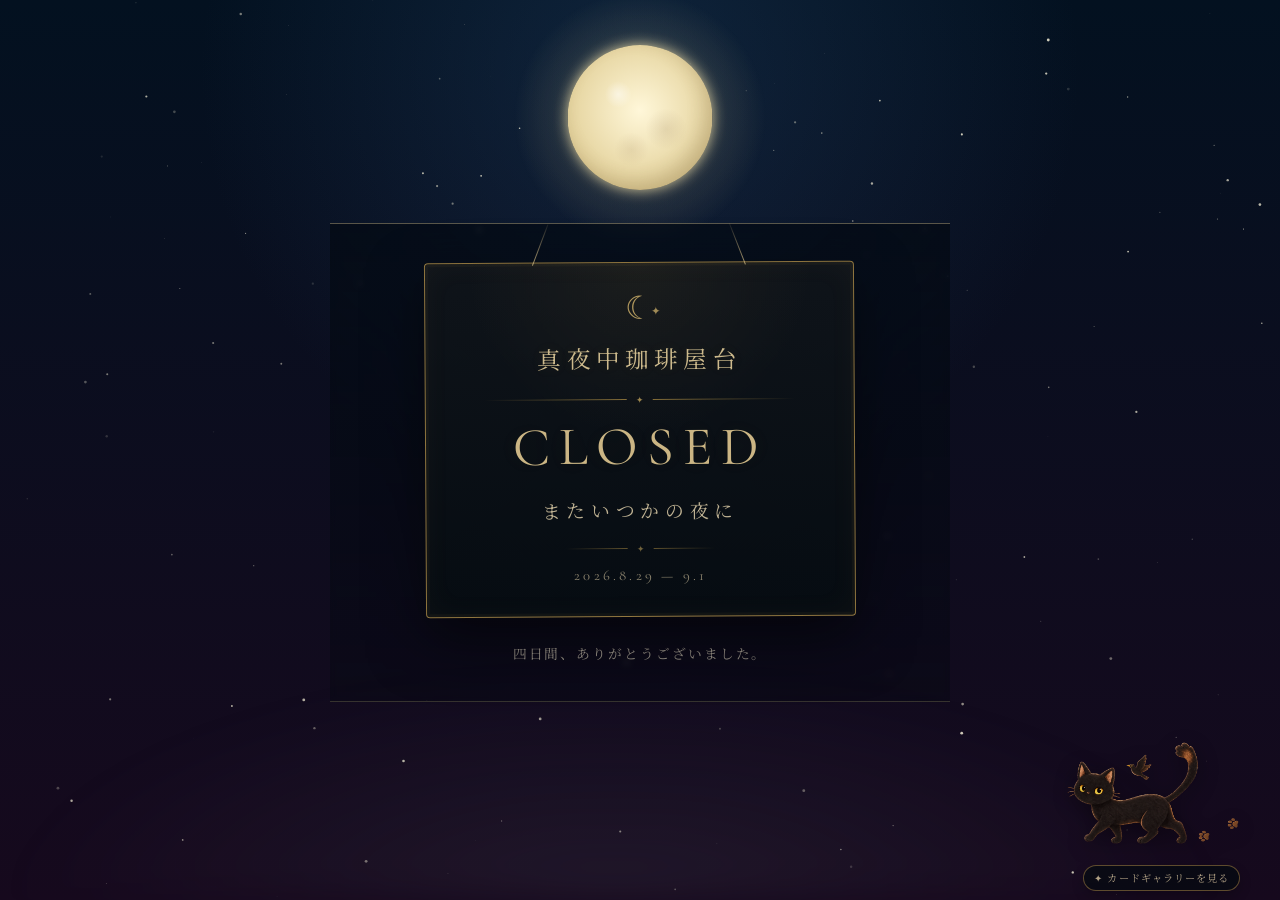
<file: index.html>
<!DOCTYPE html>
<html lang="ja">

<head>
  <meta charset="UTF-8">
  <meta
    name="viewport"
    content="width=device-width, initial-scale=1, viewport-fit=cover"
  >
  <meta name="theme-color" content="#06101d">

  <title>真夜中珈琲屋台</title>

  <meta
    name="description"
    content="眠れない夜にだけ現れる、真夜中の珈琲屋台。"
  >

  <link
    rel="preconnect"
    href="https://fonts.googleapis.com"
  >

  <link
    rel="preconnect"
    href="https://fonts.gstatic.com"
    crossorigin
  >

  <link
    href="https://fonts.googleapis.com/css2?family=Cormorant+Garamond:wght@400;500;600&family=Klee+One:wght@400;600&family=Noto+Serif+JP:wght@400;500;600&family=Yuji+Syuku&display=swap"
    rel="stylesheet"
  >

  <link
    rel="stylesheet"
    href="./css/opening.css"
  >


  <!-- ========================================
       CLOSED PAGE 2026-09-04
  ========================================= -->

  <style>

    .opening-copy-closed {

      z-index: 8;

      width:
        min(
          92vw,
          620px
        );

    }



    /* ========================================
       閉店看板
    ======================================== */

    .closed-sign {

      position: relative;

      width:
        min(
          78vw,
          430px
        );

      margin:
        0
        auto
        clamp(
          18px,
          2.8vh,
          28px
        );

      padding:
        clamp(
          26px,
          4vh,
          38px
        )
        clamp(
          24px,
          4vw,
          42px
        )
        clamp(
          24px,
          3.6vh,
          34px
        );

      display: flex;

      flex-direction: column;

      align-items: center;

      color:
        #e6d2a0;

      background:

        radial-gradient(
          circle at 50% 0%,
          rgba(184,147,74,.08),
          transparent 42%
        ),

        linear-gradient(
          180deg,
          rgba(15,20,26,.985),
          rgba(6,12,18,.99)
        );

      border:
        1px solid
        rgba(193,155,78,.72);

      border-radius:
        4px;

      box-shadow:

        0 22px 55px
        rgba(0,0,0,.50),

        inset 0 0 0 3px
        rgba(197,158,78,.045),

        inset 0 0 30px
        rgba(207,170,91,.045);

      transform:
        rotate(-.35deg);

    }



    /* ========================================
       吊り紐
    ======================================== */

    .closed-sign::before,
    .closed-sign::after {

      content: "";

      position: absolute;

      top: -42px;

      width: 1px;

      height: 44px;

      background:

        linear-gradient(
          to bottom,
          rgba(224,199,139,.08),
          rgba(224,199,139,.74)
        );

      transform-origin:
        bottom;

    }


    .closed-sign::before {

      left: 25%;

      transform:
        rotate(21deg);

    }


    .closed-sign::after {

      right: 25%;

      transform:
        rotate(-21deg);

    }



    /* ========================================
       月と星
    ======================================== */

    .closed-sign-symbol {

      position: relative;

      width: 54px;

      height: 32px;

      margin-bottom: 9px;

      color:
        rgba(
          219,
          187,
          112,
          .78
        );

    }


    .closed-crescent {

      position: absolute;

      left: 13px;

      top: -7px;

      font-family:
        Georgia,
        serif;

      font-size: 2rem;

      font-weight: 400;

      line-height: 1;

    }


    .closed-star {

      position: absolute;

      right: 5px;

      top: 3px;

      font-size: .72rem;

      opacity: .9;

    }



    /* ========================================
       TITLE
    ======================================== */

    .opening-copy-closed
    .closed-shop-title {

      margin: 0;

      font-family:
        "Noto Serif JP",
        serif;

      font-size:
        clamp(
          1.05rem,
          2.4vw,
          1.48rem
        );

      font-weight: 400;

      line-height: 1.55;

      letter-spacing: .22em;

      color:
        rgba(
          231,
          210,
          157,
          .88
        );

      white-space: nowrap;

      text-shadow:
        0 0 14px
        rgba(
          205,
          169,
          85,
          .10
        );

    }



    /* ========================================
       DIVIDER
    ======================================== */

    .closed-sign-divider {

      width:
        min(
          92%,
          310px
        );

      margin:
        16px
        0
        12px;

      display: grid;

      grid-template-columns:
        1fr auto 1fr;

      align-items: center;

      gap: 9px;

      color:
        rgba(
          211,
          177,
          99,
          .72
        );

    }


    .closed-sign-divider span {

      height: 1px;

      background:

        linear-gradient(
          90deg,
          transparent,
          rgba(
            205,
            166,
            77,
            .62
          )
        );

    }


    .closed-sign-divider
    span:last-child {

      transform:
        scaleX(-1);

    }


    .closed-sign-divider i {

      font-style: normal;

      font-size: .55rem;

    }


    .closed-sign-divider-small {

      width:
        min(
          48%,
          150px
        );

      margin:
        15px
        0
        11px;

      opacity: .72;

    }



    /* ========================================
       CLOSED
    ======================================== */

    .closed-sign-en {

      margin:
        2px
        0
        5px;

      font-family:
        "Cormorant Garamond",
        Georgia,
        serif;

      font-size:
        clamp(
          2.15rem,
          6vw,
          3.4rem
        );

      font-weight: 400;

      line-height: 1;

      letter-spacing: .16em;

      color:
        rgba(
          224,
          200,
          144,
          .90
        );

      text-shadow:
        0 0 22px
        rgba(
          210,
          172,
          85,
          .08
        );

    }



    /* ========================================
       またいつかの夜に
    ======================================== */

    .closed-sign-ja {

      margin:
        14px
        0
        0;

      font-family:
        "Noto Serif JP",
        serif;

      font-size:
        clamp(
          .92rem,
          2.5vw,
          1.18rem
        );

      font-weight: 400;

      line-height: 1.8;

      letter-spacing: .30em;

      color:
        rgba(
          231,
          214,
          174,
          .82
        );

      text-shadow:
        none;

    }



    /* ========================================
       DATE
    ======================================== */

    .closed-sign-date {

      margin: 0;

      font-family:
        "Cormorant Garamond",
        Georgia,
        serif;

      font-size:
        clamp(
          .72rem,
          1.5vw,
          .92rem
        );

      font-weight: 400;

      letter-spacing: .22em;

      color:
        rgba(
          231,
          214,
          174,
          .60
        );

    }



    /* ========================================
       NOTE
    ======================================== */

    .closed-note {

      margin: 0;

      font-family:
        "Noto Serif JP",
        serif;

      font-size:
        clamp(
          .70rem,
          1.4vw,
          .86rem
        );

      font-weight: 400;

      letter-spacing: .14em;

      color:
        rgba(
          240,
          231,
          205,
          .62
        );

    }



    /* ========================================
       旧猫ギミックは閉じる
    ======================================== */

    .cat-eyes-button,
    .cat-takeout-modal {

      display:
        none !important;

    }



    /* ========================================
       GALLERY CAT
       右下の「営業記録」入口
    ======================================== */

    .gallery-cat {

      position: fixed;

      right:
        max(
          16px,
          env(safe-area-inset-right)
        );

      bottom:
        max(
          13px,
          env(safe-area-inset-bottom)
        );

      z-index: 30;

      width:
        clamp(
          145px,
          16vw,
          220px
        );

      display: flex;

      flex-direction: column;

      align-items: center;

      gap: 3px;

      color:
        #ead7aa;

      text-decoration:
        none;

      opacity:
        .90;

      transform:
        translateY(4px);

      transition:
        opacity .25s ease,
        transform .25s ease;

    }


    .gallery-cat:hover {

      opacity: 1;

      transform:
        translateY(0);

    }



    /*
      猫＋鳥＋足跡の画像
    */

    .gallery-cat-image {

      display: block;

      width: 100%;

      height: auto;

      filter:

        drop-shadow(
          0 5px 11px
          rgba(0,0,0,.42)
        );

      user-select: none;

      pointer-events:
        none;

      animation:
        galleryCatFloat
        4.2s
        ease-in-out
        infinite;

    }



    /*
      ギャラリーへの誘導
    */

    .gallery-cat-label {

      position: relative;

      margin-top: -3px;

      padding:
        4px
        10px
        5px;

      border:
        1px solid
        rgba(
          190,
          151,
          76,
          .52
        );

      border-radius:
        999px;

      background:
        rgba(
          4,
          10,
          17,
          .70
        );

      backdrop-filter:
        blur(3px);

      -webkit-backdrop-filter:
        blur(3px);

      color:
        rgba(
          237,
          217,
          173,
          .82
        );

      font-family:
        "Noto Serif JP",
        serif;

      font-size:
        clamp(
          .56rem,
          .8vw,
          .70rem
        );

      line-height: 1.5;

      letter-spacing: .10em;

      white-space: nowrap;

      box-shadow:
        0 5px 14px
        rgba(
          0,
          0,
          0,
          .24
        );

      transition:
        color .2s ease,
        border-color .2s ease,
        background .2s ease;

    }


    .gallery-cat:hover
    .gallery-cat-label {

      color:
        #f3deb1;

      border-color:
        rgba(
          205,
          166,
          87,
          .84
        );

      background:
        rgba(
          10,
          17,
          25,
          .86
        );

    }



    /*
      ときどき少し浮く程度。
      派手な猫アニメにはしない。
    */

    @keyframes galleryCatFloat {

      0%,
      100% {

        transform:
          translateY(0);

      }

      50% {

        transform:
          translateY(-3px);

      }

    }



    /* ========================================
       MOBILE
    ======================================== */

    @media
    (max-width: 640px) {

      .opening-copy-closed {

        width:
          94vw;

      }


      .closed-sign {

        width:
          min(
            82vw,
            350px
          );

        padding:
          25px
          20px
          23px;

        margin-top:
          10px;

      }


      .opening-copy-closed
      .closed-shop-title {

        font-size:
          clamp(
            .96rem,
            4.5vw,
            1.22rem
          );

        letter-spacing:
          .18em;

      }


      .closed-sign-en {

        font-size:
          clamp(
            2rem,
            10vw,
            2.75rem
          );

      }


      .closed-sign-ja {

        font-size:
          clamp(
            .84rem,
            4.1vw,
            1rem
          );

        letter-spacing:
          .23em;

      }


      .closed-note {

        font-size:
          .70rem;

      }



      /* 猫はスマホでは少し小さく */

      .gallery-cat {

        right:
          max(
            7px,
            env(safe-area-inset-right)
          );

        bottom:
          max(
            8px,
            env(safe-area-inset-bottom)
          );

        width:
          clamp(
            118px,
            34vw,
            155px
          );

      }


      .gallery-cat-label {

        padding:
          3px
          8px
          4px;

        font-size:
          .54rem;

        letter-spacing:
          .06em;

      }

    }



    /* ========================================
       LOW HEIGHT
    ======================================== */

    @media
    (max-height: 760px)
    and
    (min-width: 641px) {

      .closed-sign {

        padding-top:
          24px;

        padding-bottom:
          22px;

      }


      .closed-sign-symbol {

        margin-bottom:
          5px;

      }


      .closed-sign-divider {

        margin-top:
          12px;

        margin-bottom:
          9px;

      }


      .closed-sign-ja {

        margin-top:
          9px;

      }


      .gallery-cat {

        width:
          150px;

      }

    }



    /* ========================================
       REDUCED MOTION
    ======================================== */

    @media
    (prefers-reduced-motion: reduce) {

      .gallery-cat-image {

        animation:
          none !important;

      }

    }

  </style>

</head>



<body>


  <!-- ======================================
       NIGHT SKY
  ======================================= -->

  <canvas
    id="nightSky"
    class="night-sky"
    aria-hidden="true"
  ></canvas>



  <!-- ======================================
       OPENING
  ======================================= -->

  <main class="opening-page">


    <section
      class="opening-scene"
      aria-labelledby="openingTitle"
    >


      <!-- ==================================
           MOON
      =================================== -->

      <div class="moon-wrap">

        <button
          id="moonButton"
          class="moon-button"
          type="button"
          aria-label="月明かりをたどって屋台へ入る"
        >

          <span
            class="moon"
            aria-hidden="true"
          ></span>

          <span
            class="moon-glow"
            aria-hidden="true"
          ></span>

        </button>

      </div>



      <!-- ==================================
           CLOSED SIGN
      =================================== -->

      <div
        class="
          opening-copy
          opening-copy-closed
        "
      >

        <div
          class="closed-sign"
          role="status"
          aria-label="真夜中珈琲屋台は閉店しました"
        >


          <div
            class="closed-sign-symbol"
            aria-hidden="true"
          >

            <span class="closed-crescent">
              ☾
            </span>

            <span class="closed-star">
              ✦
            </span>

          </div>



          <h1
            id="openingTitle"
            class="closed-shop-title"
          >
            真夜中珈琲屋台
          </h1>



          <div
            class="closed-sign-divider"
            aria-hidden="true"
          >

            <span></span>

            <i>
              ✦
            </i>

            <span></span>

          </div>



          <p class="closed-sign-en">
            CLOSED
          </p>


          <p class="closed-sign-ja">
            またいつかの夜に
          </p>



          <div
            class="
              closed-sign-divider
              closed-sign-divider-small
            "
            aria-hidden="true"
          >

            <span></span>

            <i>
              ✦
            </i>

            <span></span>

          </div>



          <p class="closed-sign-date">
            2026.8.29 — 9.1
          </p>


        </div>



        <p class="opening-note closed-note">
          四日間、ありがとうございました。
        </p>


      </div>



      <!-- ==================================
           HAZE
      =================================== -->

      <div
        class="ground-haze"
        aria-hidden="true"
      ></div>


    </section>


  </main>



  <!-- ======================================
       GALLERY CAT
       猫をクリックすると営業記録へ
  ======================================= -->

  <a
    class="gallery-cat"
    href="./gallery/list.html"
    aria-label="カードギャラリーを見る"
  >

    <img
      class="gallery-cat-image"
      src="./assets/images/cat-ending.png"
      alt=""
    >

    <span class="gallery-cat-label">
      ✦ カードギャラリーを見る
    </span>

  </a>



  <!-- ======================================
       SCRIPT
  ======================================= -->

  <script
    src="./js/analytics.js"
    defer
  ></script>


  <script
    src="./js/nightSkyEngine.js"
    defer
  ></script>


</body>

</html>
</file>
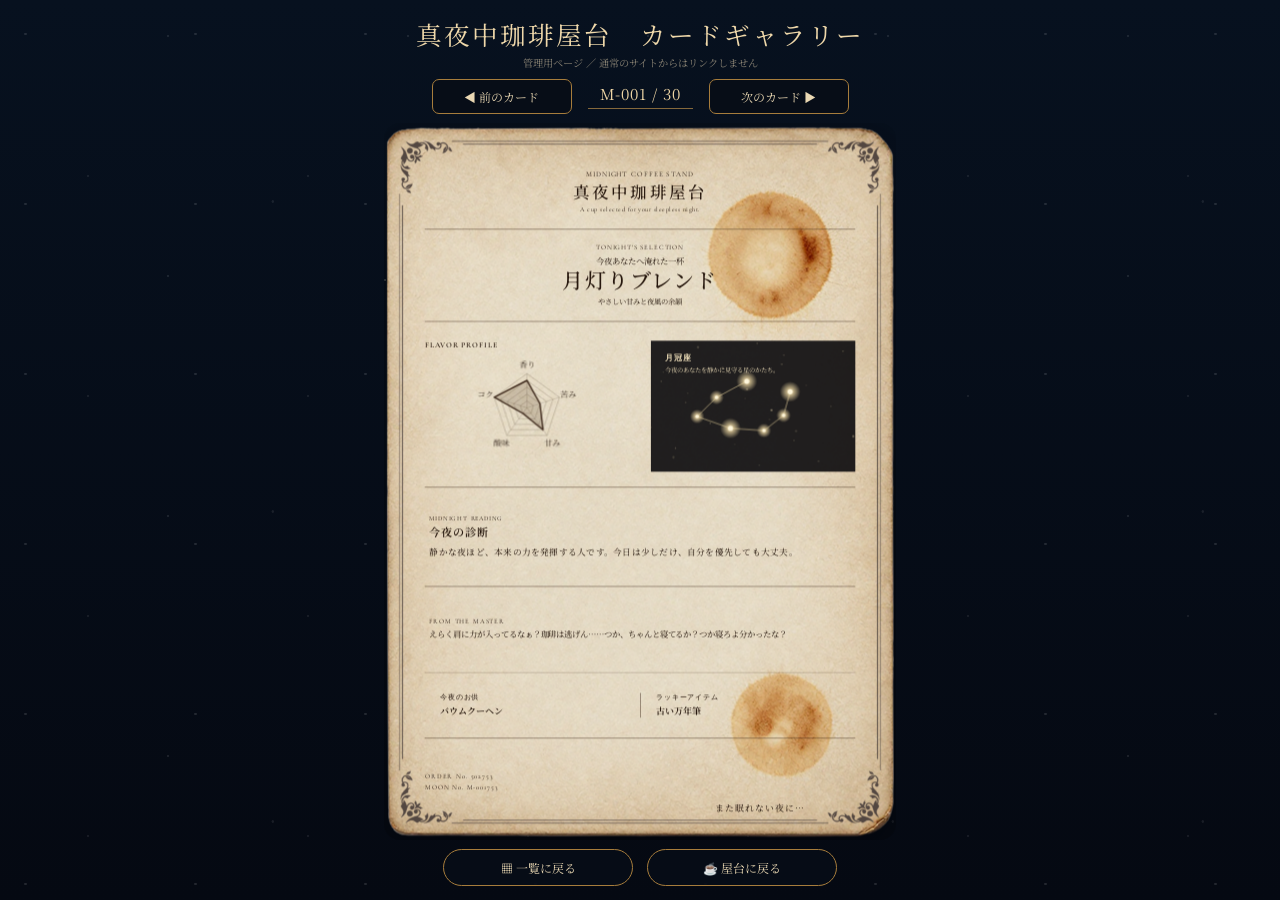
<file: gallery/index.html>
<!DOCTYPE html>
<html lang="ja">

<head>

  <meta charset="UTF-8">

  <meta
    name="viewport"
    content="width=device-width, initial-scale=1.0"
  >

  <title>
    真夜中珈琲屋台｜カードギャラリー
  </title>


  <!-- ギャラリー画面用フォント -->
  <link
    href="https://fonts.googleapis.com/css2?family=Noto+Serif+JP:wght@400;500&display=swap"
    rel="stylesheet"
  >


  <style>

    /* ========================================
       RESET
    ======================================== */

    * {
      box-sizing: border-box;
    }


    html,
    body {
      margin: 0;

      width: 100%;
      height: 100%;

      overflow: hidden;
    }


    body {

      color: #ead8b3;

      font-family:
        "Noto Serif JP",
        "Yu Mincho",
        serif;


      background:

        radial-gradient(
          circle at 15% 20%,
          rgba(255,255,255,.12) 0 1px,
          transparent 1.5px
        ),

        radial-gradient(
          circle at 70% 15%,
          rgba(255,255,255,.09) 0 1px,
          transparent 1.5px
        ),

        radial-gradient(
          circle at 88% 65%,
          rgba(255,255,255,.08) 0 1px,
          transparent 1.5px
        ),

        radial-gradient(
          circle at 40% 80%,
          rgba(255,255,255,.07) 0 1px,
          transparent 1.5px
        ),

        linear-gradient(
          180deg,
          #07111f 0%,
          #050912 100%
        );


      background-size:

        170px 170px,
        240px 240px,
        310px 310px,
        220px 220px,
        auto;

    }



    /* ========================================
       PAGE
    ======================================== */

    .gallery {

      width: 100%;
      height: 100vh;

      display: grid;

      grid-template-rows:
        auto
        auto
        minmax(0, 1fr)
        auto;

      gap: 9px;

      padding:
        18px
        18px
        14px;

    }



    /* ========================================
       HEADER
    ======================================== */

    .gallery-header {

      text-align: center;

      line-height: 1.3;

    }


    .gallery-title {

      margin: 0;

      color: #efd8aa;

      font-size:
        clamp(
          19px,
          2vw,
          27px
        );

      font-weight: 400;

      letter-spacing: .08em;

    }


    .gallery-note {

      margin:
        5px
        0
        0;

      color:
        rgba(
          234,
          216,
          179,
          .58
        );

      font-size:
        clamp(
          8px,
          .8vw,
          11px
        );

    }



    /* ========================================
       TOP NAVIGATION
    ======================================== */

    .card-nav {

      display: flex;

      justify-content: center;
      align-items: center;

      gap: 16px;

    }


    .nav-button {

      min-width: 140px;

      padding:
        8px
        17px;

      border:
        1px solid
        #a77d3c;

      border-radius:
        7px;

      background:
        rgba(
          7,
          13,
          23,
          .90
        );

      color:
        #ead8b3;

      font-family:
        inherit;

      font-size:
        12px;

      cursor:
        pointer;

      transition:
        background .18s ease,
        border-color .18s ease,
        transform .18s ease;

    }


    .nav-button:hover {

      background:
        rgba(
          167,
          125,
          60,
          .16
        );

      border-color:
        #c99b52;

      transform:
        translateY(-1px);

    }


    .card-number {

      min-width:
        105px;

      padding-bottom:
        4px;

      border-bottom:
        1px solid
        rgba(
          187,
          143,
          73,
          .70
        );

      color:
        #f0d7a6;

      text-align:
        center;

      font-size:
        15px;

      letter-spacing:
        .06em;

    }



    /* ========================================
       VIEWER AREA
    ======================================== */

    .viewer-wrap {

      min-width: 0;
      min-height: 0;

      display: flex;

      align-items: center;
      justify-content: center;

      overflow: hidden;

    }


    .viewer {

      position: relative;

      height: 100%;

      aspect-ratio: 5 / 7;

      max-width: 100%;

      overflow: hidden;

      border-radius:
        16px;

      background:
        transparent;

    }


    #cardViewer {

      display: block;

      width: 100%;
      height: 100%;

      margin: 0;

      border: 0;

      overflow: hidden;

      background:
        transparent;

    }



    /* ========================================
       BOTTOM BUTTONS
    ======================================== */

    .bottom-actions {

      display: flex;

      justify-content: center;
      align-items: center;

      gap: 14px;

    }


    .bottom-button {

      min-width:
        190px;

      padding:
        9px
        22px;

      border:
        1px solid
        #a77d3c;

      border-radius:
        999px;

      background:
        rgba(
          7,
          13,
          23,
          .90
        );

      color:
        #ead8b3;

      font-size:
        12px;

      text-align:
        center;

      text-decoration:
        none;

      transition:
        background .18s ease,
        border-color .18s ease,
        transform .18s ease;

    }


    .bottom-button:hover {

      background:
        rgba(
          167,
          125,
          60,
          .16
        );

      border-color:
        #c99b52;

      transform:
        translateY(-1px);

    }



    /* ========================================
       SMALL HEIGHT
    ======================================== */

    @media (max-height: 780px) {

      .gallery {

        gap: 6px;

        padding:
          10px
          14px
          9px;

      }


      .gallery-title {

        font-size:
          18px;

      }


      .gallery-note {

        margin-top:
          2px;

        font-size:
          8px;

      }


      .nav-button {

        padding:
          6px
          14px;

      }


      .bottom-button {

        padding:
          7px
          18px;

      }

    }



    /* ========================================
       MOBILE
    ======================================== */

    @media (max-width: 650px) {

      .gallery {

        padding:
          10px
          7px
          8px;

        gap:
          6px;

      }


      .gallery-title {

        font-size:
          17px;

      }


      .gallery-note {

        font-size:
          8px;

      }


      .card-nav {

        gap:
          6px;

      }


      .nav-button {

        min-width:
          0;

        padding:
          7px
          10px;

        font-size:
          10px;

      }


      .card-number {

        min-width:
          74px;

        font-size:
          11px;

      }


      .bottom-actions {

        gap:
          7px;

      }


      .bottom-button {

        min-width:
          0;

        width:
          min(
            44vw,
            190px
          );

        padding:
          8px
          9px;

        font-size:
          10px;

      }

    }



  </style>

</head>



<body>


<main class="gallery">


  <!-- ========================================
       HEADER
  ========================================= -->

  <header class="gallery-header">


    <h1 class="gallery-title">

      真夜中珈琲屋台　カードギャラリー

    </h1>


    <p class="gallery-note">

      管理用ページ ／ 通常のサイトからはリンクしません

    </p>


  </header>



  <!-- ========================================
       CARD NAVIGATION
  ========================================= -->

  <nav
    class="card-nav"
    aria-label="カード切り替え"
  >


    <button
      class="nav-button"
      id="prevButton"
      type="button"
    >

      ◀ 前のカード

    </button>



    <div
      class="card-number"
      id="cardNumber"
    >

      M-001 / 30

    </div>



    <button
      class="nav-button"
      id="nextButton"
      type="button"
    >

      次のカード ▶

    </button>


  </nav>



  <!-- ========================================
       CARD VIEWER
  ========================================= -->

  <section class="viewer-wrap">


    <div class="viewer">


      <iframe
        id="cardViewer"
        title="真夜中珈琲屋台 結果カード"
        scrolling="no"
      >
      </iframe>


    </div>


  </section>



  <!-- ========================================
       BOTTOM
  ========================================= -->

  <div class="bottom-actions">


    <a
      class="bottom-button"
      href="./list.html"
    >

      ▦ 一覧に戻る

    </a>



    <a
      class="bottom-button"
      href="../index.html"
    >

      ☕ 屋台に戻る

    </a>


  </div>


</main>



<script>


/* ==========================================================
   CARD DATA
========================================================== */


const cards = [

  "M-001",
  "M-002",
  "M-003",
  "M-004",
  "M-005",

  "M-006",
  "M-007",
  "M-008",
  "M-009",
  "M-010",

  "M-011",
  "M-012",
  "M-013",
  "M-014",
  "M-015",

  "M-016",
  "M-017",
  "M-018",
  "M-019",
  "M-020",

  "M-021",
  "M-022",
  "M-023",
  "M-024",
  "M-025",

  "M-026",
  "M-027",
  "M-028",
  "M-029",
  "M-030"

];



/* ==========================================================
   ELEMENTS
========================================================== */


const viewer =
  document.getElementById(
    "cardViewer"
  );


const cardNumber =
  document.getElementById(
    "cardNumber"
  );


const prevButton =
  document.getElementById(
    "prevButton"
  );


const nextButton =
  document.getElementById(
    "nextButton"
  );



/* ==========================================================
   INITIAL CARD
========================================================== */


const params =
  new URLSearchParams(
    window.location.search
  );


const requestedCard =
  params.get("card");


const requestedIndex =
  cards.indexOf(
    requestedCard
  );


let currentIndex =
  requestedIndex >= 0
    ? requestedIndex
    : 0;



/* ==========================================================
   OBSERVER
========================================================== */


let resultObserver =
  null;



/* ==========================================================
   SHOW CARD
========================================================== */


function showCard(index) {


  currentIndex =

    (
      index
      +
      cards.length
    )

    %

    cards.length;



  const id =
    cards[currentIndex];



  cardNumber.textContent =
    `${id} / ${cards.length}`;



  /*
    URLも現在カードに合わせる
  */

  const galleryURL =
    new URL(
      window.location.href
    );


  galleryURL.searchParams.set(
    "card",
    id
  );


  window.history.replaceState(
    {},
    "",
    galleryURL
  );



  /*
    本番結果ページを表示
  */

  viewer.src =
    `../result/index.html?result=${encodeURIComponent(id)}`;


}



/* ==========================================================
   INSTALL GALLERY CSS INTO RESULT PAGE
========================================================== */


function installResultStyle(doc) {


  if (
    doc.getElementById(
      "gallery-result-style"
    )
  ) {

    return;

  }



  const style =
    doc.createElement(
      "style"
    );


  style.id =
    "gallery-result-style";


  style.textContent = `


    /*
      ギャラリー表示時は
      結果カード以外の操作UIを消す
    */


    html,
    body {

      width: 100% !important;
      height: 100% !important;

      min-height: 0 !important;

      margin: 0 !important;
      padding: 0 !important;

      overflow: hidden !important;

      background: transparent !important;

    }



    /*
      元サイト側の操作ボタン
    */

    .result-actions,
    .actions,
    .action-buttons,
    .share-buttons,
    .share-area,
    .result-buttons,
    .button-area,
    .back-link,
    .back-button,
    .retry-button,
    .share-button,
    .result-footer,
    .result-nav,
    .result-action,
    .actions-row,
    .share-row {

      display: none !important;

    }



  `;



  doc.head.appendChild(
    style
  );


}



/* ==========================================================
   HIDE ORIGINAL RESULT CONTROLS
========================================================== */


function hideOriginalControls(doc) {


  const card =
    doc.querySelector(
      ".result-card"
    );



  /*
    すべてのリンク・ボタンを確認。

    result-card の中にあるものだけ残し、
    カード外の操作UIは全部消す。
  */


  doc
    .querySelectorAll(
      "a, button"
    )
    .forEach(
      element => {


        if (
          !card
          ||
          !element.closest(
            ".result-card"
          )
        ) {


          element.style.setProperty(
            "display",
            "none",
            "important"
          );


        }


      }
    );



  /*
    念のため文字内容でも判定
  */


  doc
    .querySelectorAll(
      "*"
    )
    .forEach(
      element => {


        if (
          element.children.length !== 0
        ) {

          return;

        }


        const text =
          element.textContent
            .trim();


        const targetTexts = [

          "Xでシェア",
          "この結果を共有",
          "結果をシェア",
          "屋台に戻る",
          "もう一杯注文する",
          "もう一度注文する",
          "もう一度診断する"

        ];



        const matched =
          targetTexts.some(
            target =>
              text === target
          );



        if (
          matched
          &&
          (
            !card
            ||
            !element.closest(
              ".result-card"
            )
          )
        ) {


          const target =
            element.closest(
              "a, button"
            )
            ||
            element;


          target.style.setProperty(
            "display",
            "none",
            "important"
          );


        }


      }
    );


}



/* ==========================================================
   FIT CARD TO IFRAME
========================================================== */


function fitCard() {


  try {


    const doc =
      viewer.contentDocument
      ||
      viewer.contentWindow.document;



    const card =
      doc.querySelector(
        ".result-card"
      );


    if (!card) {

      return;

    }



    /*
      一旦 transform を外して
      本来のカードサイズを測る
    */


    card.style.setProperty(
      "transform",
      "none",
      "important"
    );


    card.style.setProperty(
      "position",
      "fixed",
      "important"
    );


    card.style.setProperty(
      "left",
      "50%",
      "important"
    );


    card.style.setProperty(
      "top",
      "50%",
      "important"
    );


    card.style.setProperty(
      "margin",
      "0",
      "important"
    );


    card.style.setProperty(
      "z-index",
      "999999",
      "important"
    );



    const cardWidth =
      card.offsetWidth;


    const cardHeight =
      card.offsetHeight;



    if (
      !cardWidth
      ||
      !cardHeight
    ) {

      return;

    }



    const availableWidth =
      Math.max(
        1,
        viewer.clientWidth - 4
      );


    const availableHeight =
      Math.max(
        1,
        viewer.clientHeight - 4
      );



    const scaleX =
      availableWidth
      /
      cardWidth;


    const scaleY =
      availableHeight
      /
      cardHeight;



    /*
      横・縦どちらにも
      必ず収まる倍率
    */


    const scale =
      Math.min(
        scaleX,
        scaleY
      );



    card.style.setProperty(
      "transform-origin",
      "center center",
      "important"
    );


    card.style.setProperty(

      "transform",

      `translate(-50%, -50%) scale(${scale})`,

      "important"

    );


    doc.documentElement.style.setProperty(
      "overflow",
      "hidden",
      "important"
    );


    doc.body.style.setProperty(
      "overflow",
      "hidden",
      "important"
    );


  }


  catch (error) {


    console.log(
      "gallery fit:",
      error
    );


  }


}



/* ==========================================================
   CLEAN RESULT PAGE
========================================================== */


function cleanResultPage() {


  try {


    const doc =
      viewer.contentDocument
      ||
      viewer.contentWindow.document;



    if (
      !doc
      ||
      !doc.body
    ) {

      return;

    }



    installResultStyle(
      doc
    );


    hideOriginalControls(
      doc
    );


    fitCard();


  }


  catch (error) {


    console.log(
      "gallery clean:",
      error
    );


  }


}



/* ==========================================================
   RESULT PAGE LOAD
========================================================== */


viewer.addEventListener(
  "load",
  () => {


    /*
      前カードの監視を解除
    */


    if (
      resultObserver
    ) {


      resultObserver.disconnect();


      resultObserver =
        null;


    }



    cleanResultPage();



    try {


      const doc =
        viewer.contentDocument
        ||
        viewer.contentWindow.document;



      /*
        本番JSが後から
        Xボタン等を生成しても
        自動で消す
      */


      resultObserver =
        new MutationObserver(
          () => {


            hideOriginalControls(
              doc
            );


            fitCard();


          }
        );



      resultObserver.observe(
        doc.body,
        {

          childList: true,

          subtree: true

        }
      );


    }


    catch (error) {


      console.log(
        "gallery observer:",
        error
      );


    }



    /*
      画像・Webフォント・canvas等が
      後から完成する場合への再調整
    */


    setTimeout(
      cleanResultPage,
      100
    );


    setTimeout(
      cleanResultPage,
      300
    );


    setTimeout(
      cleanResultPage,
      700
    );


    setTimeout(
      cleanResultPage,
      1200
    );


    setTimeout(
      cleanResultPage,
      2000
    );


  }
);



/* ==========================================================
   PREVIOUS
========================================================== */


prevButton.addEventListener(
  "click",
  () => {


    showCard(
      currentIndex - 1
    );


  }
);



/* ==========================================================
   NEXT
========================================================== */


nextButton.addEventListener(
  "click",
  () => {


    showCard(
      currentIndex + 1
    );


  }
);



/* ==========================================================
   KEYBOARD
========================================================== */


window.addEventListener(
  "keydown",
  event => {


    if (
      event.key ===
      "ArrowLeft"
    ) {


      showCard(
        currentIndex - 1
      );


    }



    if (
      event.key ===
      "ArrowRight"
    ) {


      showCard(
        currentIndex + 1
      );


    }


  }
);



/* ==========================================================
   RESIZE
========================================================== */


window.addEventListener(
  "resize",
  () => {


    requestAnimationFrame(
      cleanResultPage
    );


    setTimeout(
      cleanResultPage,
      150
    );


  }
);



/* ==========================================================
   START
========================================================== */


showCard(
  currentIndex
);



</script>


</body>

</html>
</file>
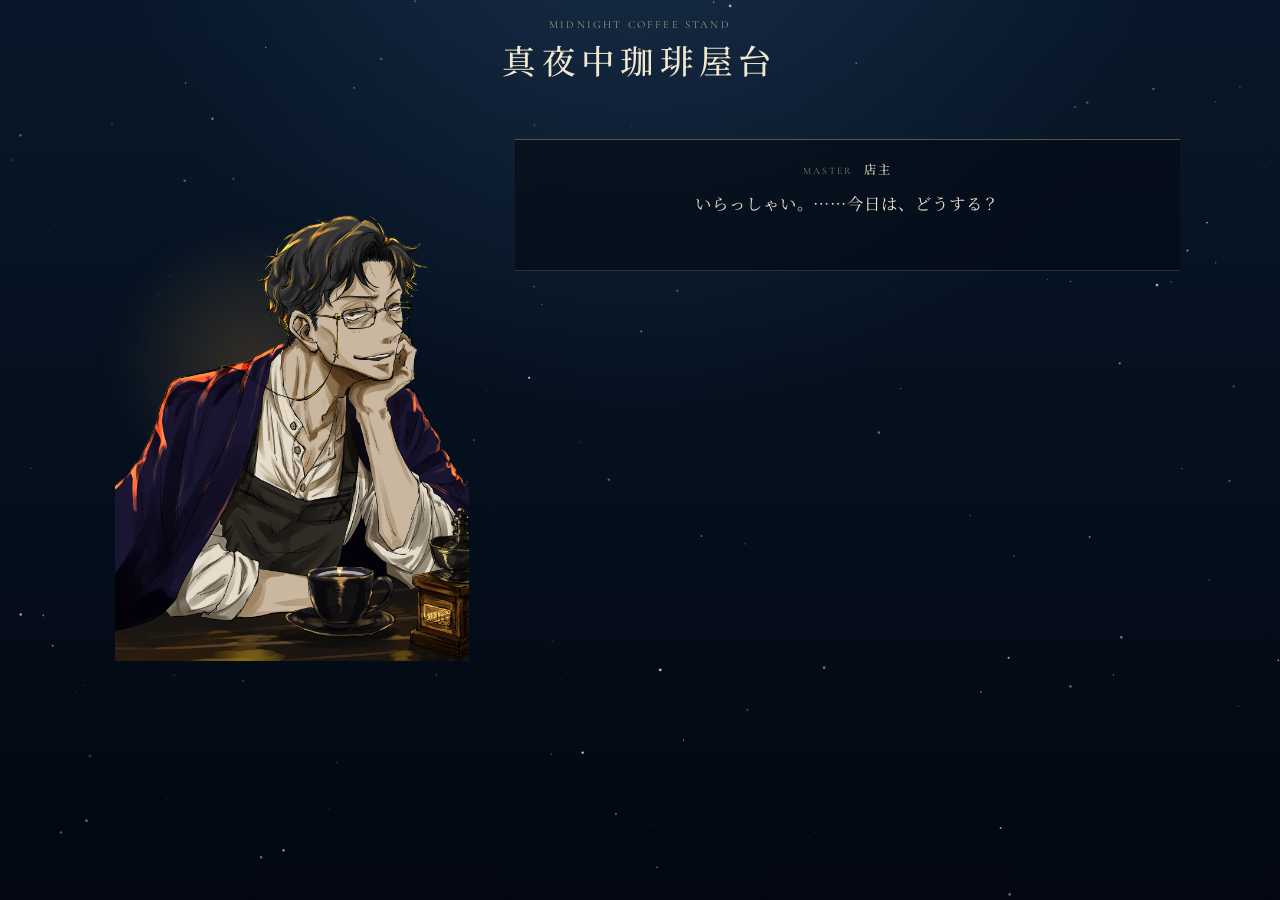
<file: menu/index.html>
<!DOCTYPE html>
<html lang="ja">
<head>
  <meta charset="UTF-8">
  <meta name="viewport" content="width=device-width, initial-scale=1, viewport-fit=cover">
  <meta name="theme-color" content="#06101d">
  <title>今夜のメニュー｜真夜中珈琲屋台</title>
  <link rel="preconnect" href="https://fonts.googleapis.com">
  <link rel="preconnect" href="https://fonts.gstatic.com" crossorigin>
  <link href="https://fonts.googleapis.com/css2?family=Cormorant+Garamond:wght@400;500;600&family=Noto+Serif+JP:wght@400;500;600&display=swap" rel="stylesheet">
  <link rel="stylesheet" href="../css/menu.css">
</head>
<body>
  <canvas id="nightSky" class="night-sky" aria-hidden="true"></canvas>

  <main class="menu-page">
    <header class="menu-header">
      <p>MIDNIGHT COFFEE STAND</p>
      <h1>真夜中珈琲屋台</h1>
    </header>

    <section class="menu-scene">
      <div class="master-stage" aria-hidden="true">
        <div class="lantern-light"></div>
        <img class="master-image" src="../assets/images/master.png" alt="">
        <div class="counter"></div>
      </div>

      <section class="dialogue-area" aria-label="店主との会話">
        <div class="speaker-label"><span>MASTER</span><strong>店主</strong></div>
        <p id="masterDialogue" class="master-dialogue"></p>
      </section>

      <section id="serviceMenu" class="service-menu" aria-labelledby="menuTitle" hidden>
        <header class="service-heading">
          <p>TONIGHT'S MENU</p>
          <h2 id="menuTitle">今夜は、どうする？</h2>
        </header>

        <div class="service-choices">
          <button id="coffeeChoice" class="service-card" type="button">
            <span class="service-paper" aria-hidden="true"></span>
            <span class="service-content">
              <span class="service-icon" aria-hidden="true">☕</span>
              <span class="service-en">TONIGHT'S COFFEE</span>
              <strong>珈琲を淹れてもらう</strong>
              <span class="service-description">今夜の気分から、自分に合う一杯を選ぶ。</span>
            </span>
          </button>

          <button id="sparklerChoice" class="service-card" type="button">
            <span class="service-paper" aria-hidden="true"></span>
            <span class="service-content">
              <span class="service-icon" aria-hidden="true">✦</span>
              <span class="service-en">SUMMER NIGHT</span>
              <strong>線香花火を一本もらう</strong>
              <span class="service-description">店主が選んだ一本を、夜が終わるまで眺める。</span>
            </span>
          </button>
        </div>

        <a class="menu-return-link" href="../index.html">
          <span aria-hidden="true">↩</span>
          屋台に戻る
        </a>
      </section>
    </section>

    <div id="menuTransition" class="menu-transition" aria-hidden="true"><p id="transitionText"></p></div>
  </main>

  <script src="../js/analytics.js" defer></script>
  <script src="../js/nightSkyEngine.js" defer></script>
  <script src="../js/dialogueEngine.js" defer></script>
  <script src="../js/serviceMenu.js" defer></script>
</body>
</html>
</file>
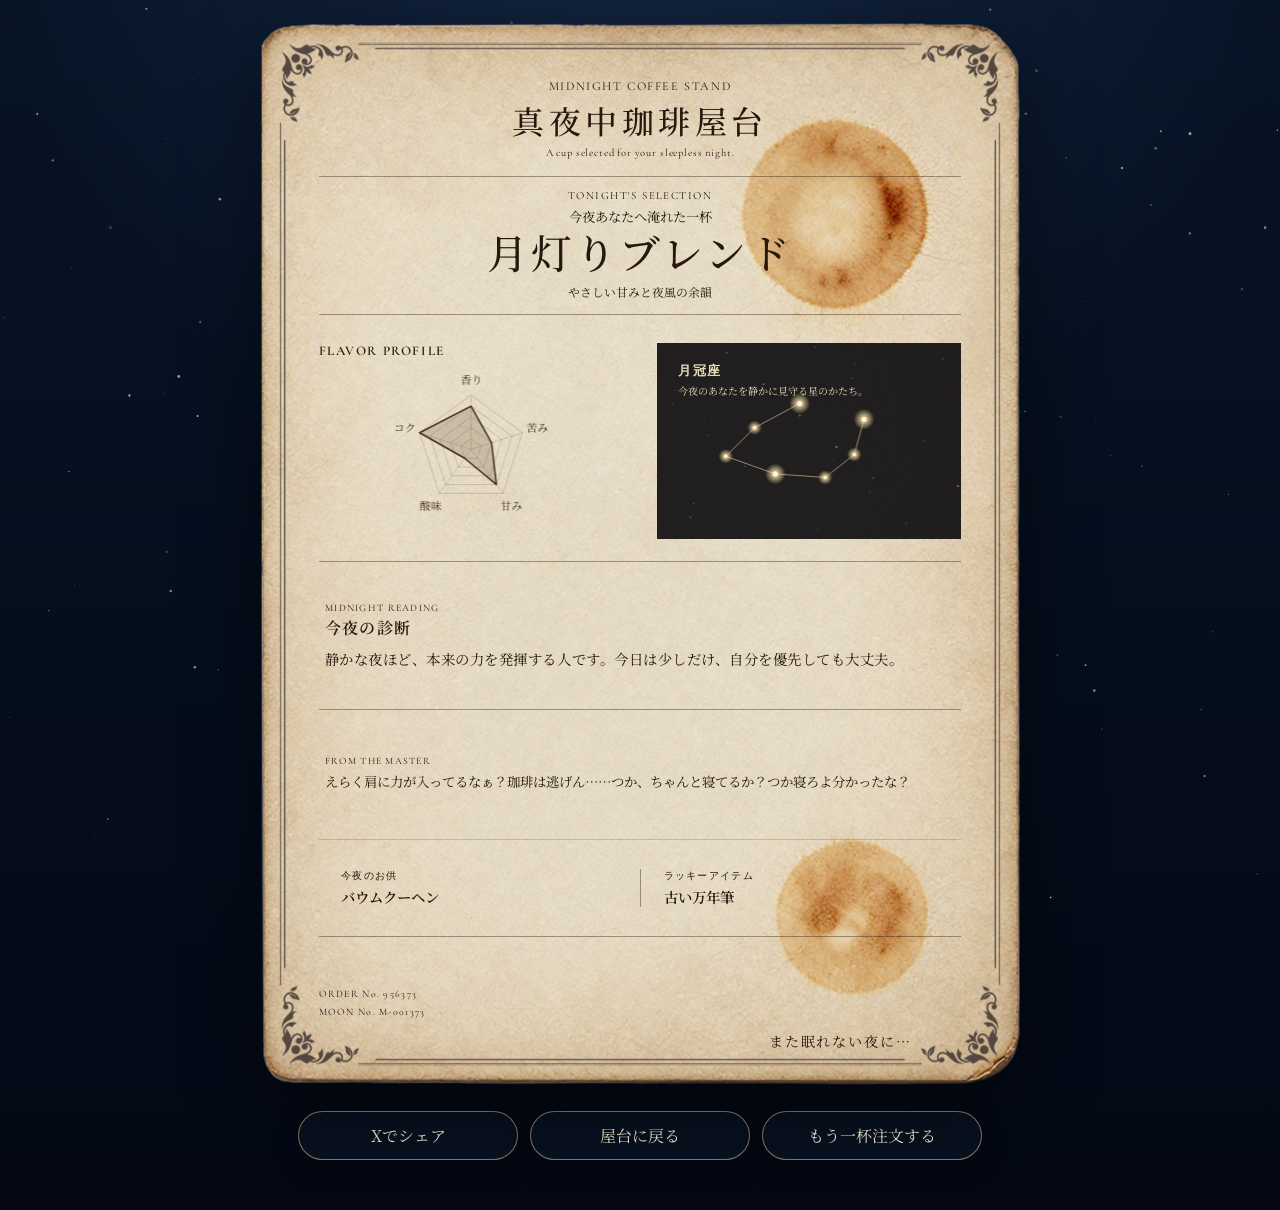
<file: result/index.html>
<!DOCTYPE html>
<html lang="ja">

<head>
  <meta charset="UTF-8">
  <meta name="viewport" content="width=device-width, initial-scale=1, viewport-fit=cover">
  <meta name="theme-color" content="#07101d">

  <title>診断結果｜真夜中珈琲屋台</title>
  <meta name="description" content="真夜中珈琲屋台が、今夜のあなたへ一杯をお届けします。">

  <link rel="preconnect" href="https://fonts.googleapis.com">
  <link rel="preconnect" href="https://fonts.gstatic.com" crossorigin>
  <link
    href="https://fonts.googleapis.com/css2?family=Cormorant+Garamond:wght@400;500;600&family=Noto+Serif+JP:wght@400;500;600&display=swap"
    rel="stylesheet">

  <link rel="stylesheet" href="../css/result.css">
</head>

<body>
  <canvas id="nightSky" class="night-sky" aria-hidden="true"></canvas>

  <main class="result-page">
    <article id="resultCard" class="result-card" aria-labelledby="coffeeName">

      <!-- 画像レイヤー -->
      <div class="card-art" aria-hidden="true">
        <img class="card-layer card-paper" src="../assets/images/card-paper.png" alt="">

        <img class="card-layer coffee-stain" src="../assets/images/coffee-stain.png" alt="">

        <!-- ★ 鵜沢さんの紙片 -->
        <img class="card-layer card-frame" src="../assets/images/frame.png" alt="">
      </div>

      <!-- 文字・Canvasレイヤー -->
      <div class="card-content">

        <header class="card-brand">
          <p class="brand-en">MIDNIGHT COFFEE STAND</p>
          <h1>真夜中珈琲屋台</h1>
          <p class="brand-caption">A cup selected for your sleepless night.</p>
        </header>

        <section class="selection">
          <p class="eyebrow">TONIGHT'S SELECTION</p>
          <p class="selection-label">今夜あなたへ淹れた一杯</p>
          <h2 id="coffeeName">月灯りブレンド</h2>
          <p id="coffeeSubtitle">静かな夜ほど、やわらかく香る一杯。</p>
        </section>

        <section class="visual-grid" aria-label="味わいと星座">
          <div class="flavor-block">
            <h3>FLAVOR PROFILE</h3>
            <canvas id="flavorChart" width="560" height="420" role="img" aria-label="珈琲の味覚チャート"></canvas>
          </div>

          <div class="constellation-block">
            <div class="constellation-copy">
              <h3 id="constellationName">月灯りの星座</h3>
              <p id="constellationText">
                今夜のあなたを静かに見守る星のかたち。
              </p>
            </div>

            <canvas id="starChart" width="560" height="420" role="img" aria-label="診断結果を表す星座"></canvas>
          </div>
        </section>

        <section class="diagnosis-section">
          <p class="section-kicker">MIDNIGHT READING</p>
          <h3>今夜の診断</h3>
          <p id="diagnosis">
            あなたは静かな場所ほど、本来の力を発揮する人です。
            今日は少しだけ、自分を優先しても大丈夫。
          </p>
        </section>

        <section class="master-letter">
          <p class="letter-label">FROM THE MASTER</p>
          <p id="masterComment">
            「君、今日は肩に力が入ってるなぁ？
            一杯飲む間くらい、少し休んでいけばいい。」
          </p>
        </section>

        <section class="gift-grid">
          <div>
            <p class="gift-label">今夜のお供</p>
            <p id="dessert">バウムクーヘン</p>
          </div>

          <div>
            <p class="gift-label">ラッキーアイテム</p>
            <p id="luckyItem">古い万年筆</p>
          </div>
        </section>

        <footer class="card-footer">
          <div class="numbers">
            <p>ORDER No. <span id="orderNumber">000000</span></p>
            <p>MOON No. <span id="moonNumber">M-001000</span></p>
          </div>

          <p class="footer-message">また眠れない夜に…</p>
        </footer>

      </div>
    </article>

    <div class="actions" aria-label="結果ページの操作">

      <div class="action-buttons">

        <button id="xShareButton" class="share-button" type="button">
          Xでシェア
        </button>

        <a class="return-stall-button" href="../menu/index.html">
          屋台に戻る
        </a>

        <button id="orderAgainButton" class="order-again-button" type="button">
          もう一杯注文する
        </button>

      </div>

      <p id="shareStatus" class="share-status" role="status" aria-live="polite"></p>

    </div>
  </main>

  <script src="../js/analytics.js" defer></script>
  <script src="../js/nightSkyEngine.js" defer></script>
  <script src="../js/dataManager.js" defer></script>
  <script src="../js/storageEngine.js" defer></script>
  <script src="../js/cardEngine.js" defer></script>
  <script src="../js/flavorEngine.js" defer></script>
  <script src="../js/constellationEngine.js" defer></script>
  <script src="../js/result.js" defer></script>
</body>

</html>
</file>
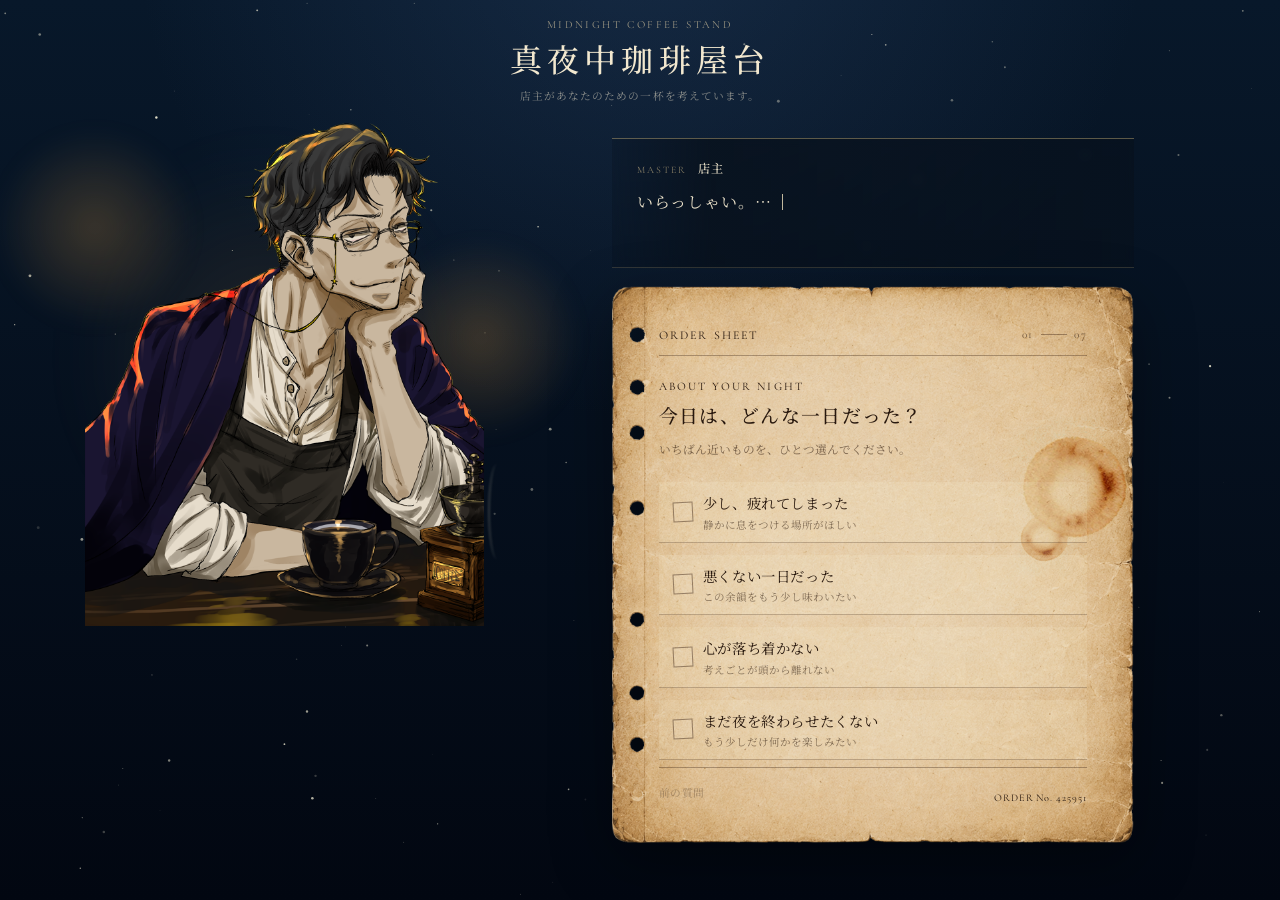
<file: shop/index.html>
<!DOCTYPE html>
<html lang="ja">
<head>
  <meta charset="UTF-8">
  <meta name="viewport" content="width=device-width, initial-scale=1, viewport-fit=cover">
  <meta name="theme-color" content="#06101d">

  <title>今夜の注文｜真夜中珈琲屋台</title>

  <link rel="preconnect" href="https://fonts.googleapis.com">
  <link rel="preconnect" href="https://fonts.gstatic.com" crossorigin>
  <link
    href="https://fonts.googleapis.com/css2?family=Cormorant+Garamond:wght@400;500;600&family=Noto+Serif+JP:wght@400;500;600&display=swap"
    rel="stylesheet"
  >

  <link rel="stylesheet" href="../css/shop.css">
</head>

<body>
  <canvas
    id="nightSky"
    class="night-sky"
    aria-hidden="true"
  ></canvas>

  <main class="shop-page">
    <section class="shop-scene">

      <header class="shop-header">
        <p class="shop-kicker">MIDNIGHT COFFEE STAND</p>
        <h1>真夜中珈琲屋台</h1>
        <p class="shop-status">
          店主があなたのための一杯を考えています。
        </p>
      </header>

      <div class="counter-scene" aria-hidden="true">
        <div class="lantern-glow lantern-glow-left"></div>
        <div class="lantern-glow lantern-glow-right"></div>

        <img
          id="masterImage"
          class="master-image"
          src="../assets/images/master.png"
          alt=""
        >

        <div class="counter"></div>
        <div class="steam steam-one"></div>
        <div class="steam steam-two"></div>
      </div>

      <section class="dialogue-area" aria-label="店主との会話">
        <img
          id="mobileMasterImage"
          class="mobile-master-image"
          src="../assets/images/master.png"
          alt=""
          aria-hidden="true"
        >

        <div class="speaker-label">
          <span>MASTER</span>
          <strong>店主</strong>
        </div>

        <p id="masterDialogue" class="master-dialogue"></p>
      </section>

      <article class="order-card" aria-labelledby="questionTitle">

        <div class="order-art" aria-hidden="true">
          <img
            class="order-layer order-paper"
            src="../assets/images/question-paper.png"
            alt=""
          >
        </div>

        <div class="order-content">
          <header class="order-header">
            <p>ORDER SHEET</p>

            <div class="question-count">
              <span id="questionCurrent">01</span>
              <span class="count-line"></span>
              <span id="questionTotal">05</span>
            </div>
          </header>

          <section class="question-block">
            <p id="questionKicker" class="question-kicker">
              ABOUT YOUR NIGHT
            </p>

            <h2 id="questionTitle">
              今日は、どんな夜だった？
            </h2>

            <p id="questionHint" class="question-hint">
              いちばん近いものを、ひとつ選んでください。
            </p>
          </section>

          <div
            id="answerList"
            class="answer-list"
            role="radiogroup"
            aria-labelledby="questionTitle"
          ></div>

          <footer class="order-footer">
            <button
              id="backButton"
              class="text-button"
              type="button"
              disabled
            >
              前の質問
            </button>

            <p class="order-number">
              ORDER No.
              <span id="temporaryOrderNumber">------</span>
            </p>
          </footer>
        </div>
      </article>

      <p id="questionStatus" class="question-status" aria-live="polite"></p>
    </section>

    <div
      id="brewingTransition"
      class="brewing-transition"
      aria-hidden="true"
    >
      <div class="brewing-cup">
        <span class="cup-steam steam-a"></span>
        <span class="cup-steam steam-b"></span>
        <span class="cup-steam steam-c"></span>
      </div>

      <p id="brewingMessage">
        君に合う一杯を、いま淹れているところだ。
      </p>
    </div>
  </main>

  <script src="../js/analytics.js" defer></script>
  <script src="../js/nightSkyEngine.js" defer></script>
  <script src="../js/dataManager.js" defer></script>
  <script src="../js/storageEngine.js" defer></script>
  <script src="../js/dialogueEngine.js" defer></script>
  <script src="../js/shop.js" defer></script>
</body>
</html>
</file>
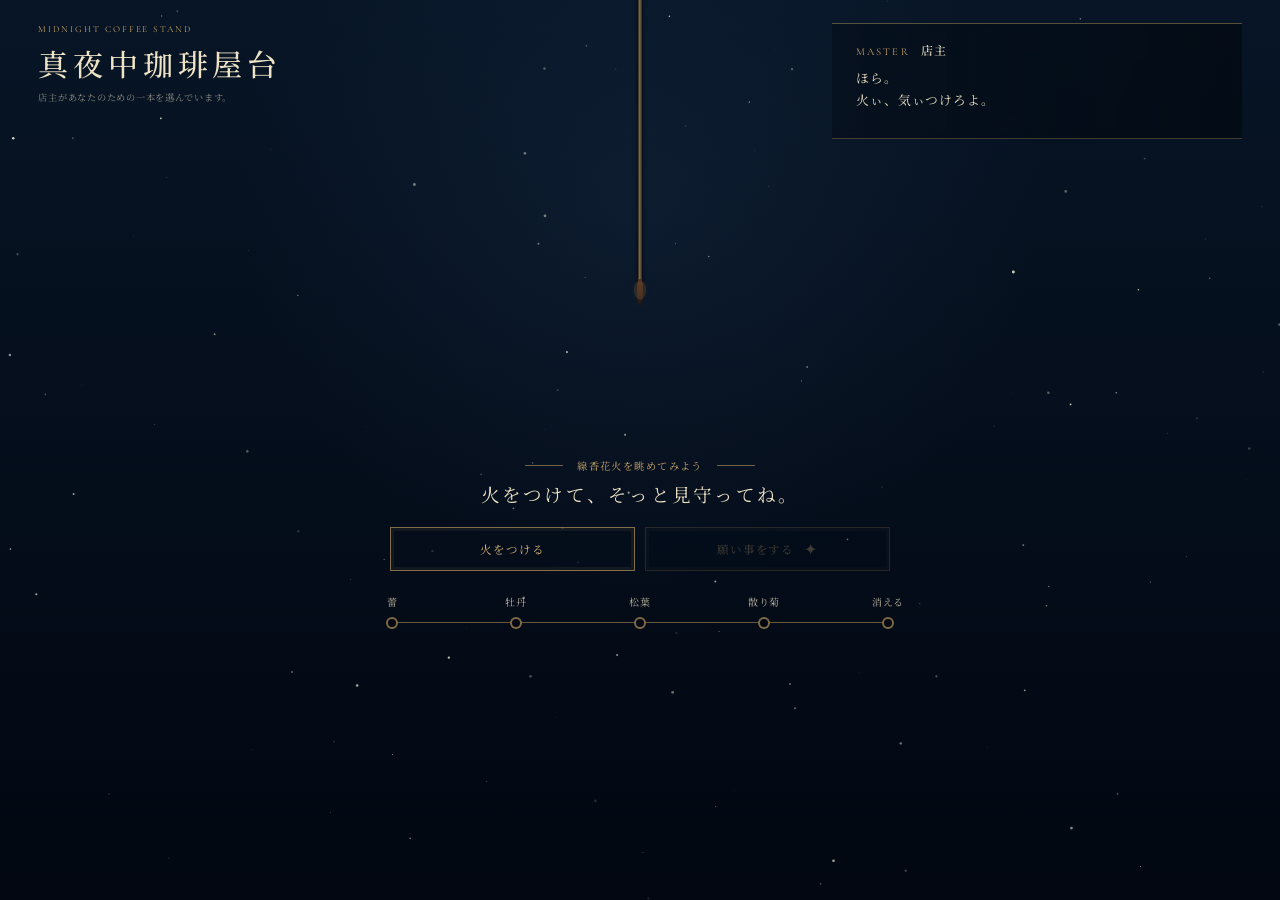
<file: sparkler/index.html>
<!DOCTYPE html>
<html lang="ja">

<head>
  <meta charset="UTF-8">
  <meta name="viewport" content="width=device-width, initial-scale=1, viewport-fit=cover">
  <meta name="theme-color" content="#020711">
  <title>線香花火｜真夜中珈琲屋台</title>

  <link rel="preconnect" href="https://fonts.googleapis.com">
  <link rel="preconnect" href="https://fonts.gstatic.com" crossorigin>
  <link
    href="https://fonts.googleapis.com/css2?family=Cormorant+Garamond:wght@400;500;600&family=Noto+Serif+JP:wght@400;500;600&display=swap"
    rel="stylesheet">
  <link rel="stylesheet" href="../css/sparkler.css">
</head>

<body>
  <canvas id="nightSky" class="night-sky" aria-hidden="true"></canvas>

  <main class="sparkler-page">
    <section class="sparkler-scene" aria-labelledby="sparklerTitle">
      <header class="sparkler-brand">
        <p class="brand-kicker">MIDNIGHT COFFEE STAND</p>
        <h1 id="sparklerTitle">真夜中珈琲屋台</h1>
        <p>店主があなたのための一本を選んでいます。</p>
      </header>

      <section class="master-message" aria-label="店主の言葉">
        <div class="master-label">
          <span>MASTER</span>
          <strong>店主</strong>
        </div>
        <p id="sparklerDialogue">ほら。<br>火ぃ、気ぃつけろよ。</p>
      </section>

      <section class="sparkler-main" aria-label="線香花火">
        <div id="sparklerField" class="sparkler-field" data-stage="waiting">
          <span class="hanging-stick" aria-hidden="true"></span>
          <span class="sparkler-ember" aria-hidden="true"></span>
          <canvas id="sparkCanvas" aria-label="線香花火のアニメーション"></canvas>
        </div>

        <div class="sparkler-guide">
          <p class="guide-kicker">線香花火を眺めてみよう</p>
          <p id="stageLabel" class="stage-label">火をつけて、そっと見守ってね。</p>
        </div>

        <div class="sparkler-actions">
          <button id="lightButton" class="primary-button" type="button">火をつける</button>
          <button id="wishButton" class="wish-button" type="button" disabled>
            <span>願い事をする</span>
            <span class="wish-mark" aria-hidden="true">✦</span>
          </button>
        </div>

        <div id="stageDots" class="stage-progress" aria-label="線香花火の進行">
          <div class="stage-item" data-stage-index="0">
            <span class="stage-name">蕾</span>
            <span class="stage-dot"></span>
          </div>
          <div class="stage-item" data-stage-index="1">
            <span class="stage-name">牡丹</span>
            <span class="stage-dot"></span>
          </div>
          <div class="stage-item" data-stage-index="2">
            <span class="stage-name">松葉</span>
            <span class="stage-dot"></span>
          </div>
          <div class="stage-item" data-stage-index="3">
            <span class="stage-name">散り菊</span>
            <span class="stage-dot"></span>
          </div>
          <div class="stage-item" data-stage-index="4">
            <span class="stage-name">消える</span>
            <span class="stage-dot"></span>
          </div>
        </div>

        <p id="sparklerStatus" class="sparkler-status" role="status" aria-live="polite"></p>
      </section>

      <article id="sparklerResult" class="sparkler-result" hidden>
        <div class="result-paper">
          <p class="result-kicker">TONIGHT'S SPARKLER</p>
          <p id="resultRarity" class="result-rarity">NORMAL</p>
          <h2 id="resultName">牡丹</h2>
          <p id="resultSubtitle" class="result-subtitle"></p>
          <div class="result-rule"></div>
          <p id="resultMessage" class="result-message"></p>
          <p id="resultMaster" class="result-master"></p>
          <dl class="result-details">
            <div>
              <dt>今夜の色</dt>
              <dd id="resultColor"></dd>
            </div>
            <div>
              <dt>持ち帰る言葉</dt>
              <dd id="resultWord"></dd>
            </div>
          </dl>
        </div>

        <div class="result-actions">
          <button id="sparklerXShareButton" type="button">Xでシェア</button>
          <a class="result-return-button" href="../menu/index.html">
            屋台に戻る
          </a>
          <button id="againButton" type="button">もう一本だけ選ぶ</button>
        </div>
      </article>
    </section>
  </main>

  <script src="../js/analytics.js" defer></script>
  <script src="../js/nightSkyEngine.js" defer></script>
  <script src="../js/dialogueEngine.js" defer></script>
  <script src="../js/sparkler.js" defer></script>
</body>

</html>
</file>
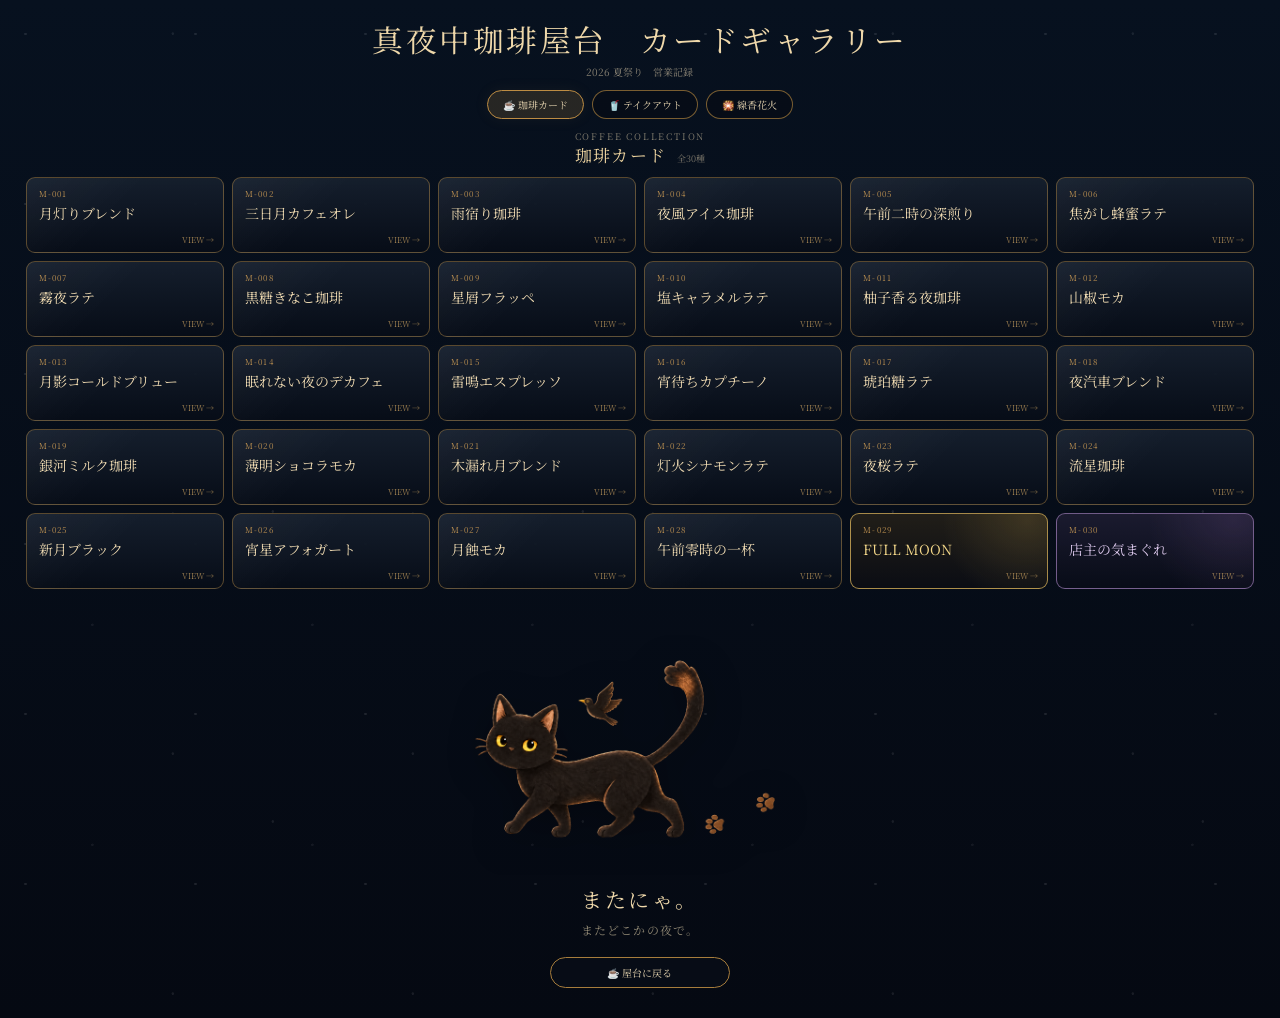
<file: gallery/list.html>
<!DOCTYPE html>
<html lang="ja">

<head>

  <meta charset="UTF-8">

  <meta
    name="viewport"
    content="width=device-width, initial-scale=1.0"
  >

  <title>真夜中珈琲屋台｜カード一覧</title>

  <link
    href="https://fonts.googleapis.com/css2?family=Noto+Serif+JP:wght@400;500&display=swap"
    rel="stylesheet"
  >

  <style>

    * {
      box-sizing: border-box;
    }


    html,
    body {
      margin: 0;
      min-height: 100%;
    }


    body {

      color: #ead8b3;

      font-family:
        "Noto Serif JP",
        "Yu Mincho",
        serif;

      background:

        radial-gradient(
          circle at 15% 20%,
          rgba(255,255,255,.10) 0 1px,
          transparent 1.5px
        ),

        radial-gradient(
          circle at 72% 14%,
          rgba(255,255,255,.08) 0 1px,
          transparent 1.5px
        ),

        radial-gradient(
          circle at 88% 65%,
          rgba(255,255,255,.08) 0 1px,
          transparent 1.5px
        ),

        radial-gradient(
          circle at 42% 84%,
          rgba(255,255,255,.06) 0 1px,
          transparent 1.5px
        ),

        linear-gradient(
          180deg,
          #07111f 0%,
          #050912 100%
        );

      background-size:
        170px 170px,
        240px 240px,
        310px 310px,
        220px 220px,
        auto;

    }



    /* ========================================
       PAGE
    ======================================== */

    .page {

      width:
        min(
          1240px,
          96%
        );

      margin: 0 auto;

      padding:
        20px
        0
        30px;

    }



    /* ========================================
       HEADER
    ======================================== */

    .header {

      text-align: center;

      margin-bottom: 11px;

    }


    .header h1 {

      margin: 0;

      color: #efd8aa;

      font-size:
        clamp(
          21px,
          2.4vw,
          31px
        );

      font-weight: 400;

      letter-spacing: .08em;

      line-height: 1.3;

    }


    .header p {

      margin:
        4px
        0
        0;

      color:
        rgba(
          234,
          216,
          179,
          .58
        );

      font-size: 10px;

    }



    /* ========================================
       CATEGORY BUTTONS
    ======================================== */

    .categories {

      display: flex;

      justify-content: center;
      align-items: center;

      gap: 8px;

      margin-bottom: 12px;

      flex-wrap: wrap;

    }


    .category-button {

      padding:
        6px
        15px;

      border:
        1px solid
        rgba(
          167,
          125,
          60,
          .72
        );

      border-radius: 999px;

      background:
        rgba(
          7,
          13,
          23,
          .82
        );

      color: #ead8b3;

      font-family: inherit;

      font-size: 10px;

      cursor: pointer;

      transition:
        .18s ease;

    }


    .category-button:hover {

      background:
        rgba(
          167,
          125,
          60,
          .13
        );

    }


    .category-button.active {

      border-color: #bd8c43;

      background:
        rgba(
          167,
          125,
          60,
          .20
        );

      box-shadow:
        0 0 15px
        rgba(
          167,
          125,
          60,
          .08
        );

    }



    /* ========================================
       SECTION TITLE
    ======================================== */

    .section-title {

      text-align: center;

      margin-bottom: 11px;

      line-height: 1.25;

    }


    .section-title .en {

      display: block;

      margin-bottom: 2px;

      color:
        rgba(
          234,
          216,
          179,
          .54
        );

      font-size: 9px;

      letter-spacing: .20em;

    }


    .section-title .jp {

      color: #efd5a0;

      font-size: 17px;

      letter-spacing: .08em;

    }


    .section-title .count {

      margin-left: 7px;

      color:
        rgba(
          234,
          216,
          179,
          .53
        );

      font-size: 9px;

    }



    /* ========================================
       GRID
    ======================================== */

    .card-grid {

      display: grid;

      grid-template-columns:
        repeat(
          6,
          minmax(0, 1fr)
        );

      gap: 8px;

    }



    /* ========================================
       CARD
    ======================================== */

    .card-link {

      position: relative;

      display: block;

      min-width: 0;
      min-height: 76px;

      padding:
        10px
        12px;

      overflow: hidden;

      border:
        1px solid
        rgba(
          177,
          136,
          69,
          .48
        );

      border-radius: 9px;

      background:

        linear-gradient(
          135deg,
          rgba(255,255,255,.035),
          transparent 45%
        ),

        linear-gradient(
          180deg,
          rgba(22,32,46,.94),
          rgba(7,13,23,.96)
        );

      color: #ead8b3;

      text-decoration: none;

      transition:
        transform .16s ease,
        border-color .16s ease,
        background .16s ease,
        box-shadow .16s ease;

    }


    .card-link:hover {

      transform:
        translateY(-2px);

      border-color:
        rgba(
          211,
          168,
          95,
          .95
        );

      box-shadow:
        0 8px 20px
        rgba(0,0,0,.24);

    }


    .card-id {

      display: block;

      margin-bottom: 5px;

      color: #bd9150;

      font-size: 8px;

      letter-spacing: .15em;

    }


    .card-name {

      display: block;

      padding-right: 18px;

      color: #f0dbb2;

      font-size:
        clamp(
          11px,
          1.1vw,
          14px
        );

      line-height: 1.35;

      overflow-wrap: anywhere;

    }


    .card-arrow {

      position: absolute;

      right: 9px;
      bottom: 7px;

      color:
        rgba(
          205,
          164,
          97,
          .72
        );

      font-size: 8px;

    }



    /* ========================================
       SPECIAL COLORS
    ======================================== */

    .card-link.fullmoon {

      border-color:
        rgba(
          218,
          179,
          91,
          .75
        );

      background:

        radial-gradient(
          circle at 90% 10%,
          rgba(230,190,90,.15),
          transparent 45%
        ),

        linear-gradient(
          180deg,
          rgba(34,31,25,.96),
          rgba(11,13,20,.98)
        );

    }


    .card-link.fullmoon .card-name {

      color: #f3d789;

    }


    .card-link.secret {

      border-color:
        rgba(
          157,
          125,
          183,
          .70
        );

      background:

        radial-gradient(
          circle at 90% 10%,
          rgba(144,102,170,.16),
          transparent 45%
        ),

        linear-gradient(
          180deg,
          rgba(28,28,48,.95),
          rgba(8,12,24,.98)
        );

    }


    .card-link.secret .card-name {

      color: #dcc8ec;

    }


    .card-link.rare {

      border-color:
        rgba(
          196,
          155,
          86,
          .66
        );

      background:

        radial-gradient(
          circle at 90% 10%,
          rgba(196,155,86,.10),
          transparent 45%
        ),

        linear-gradient(
          180deg,
          rgba(25,32,43,.95),
          rgba(7,13,23,.98)
        );

    }



    /* ========================================
       CAT ENDING
    ======================================== */

    .cat-ending {

      margin-top: 28px;

      padding:
        18px
        14px
        7px;

      text-align: center;

    }


    .cat-stage {

      position: relative;

      width:
        min(
          540px,
          94%
        );

      margin:
        0 auto
        8px;

      overflow: hidden;

    }


    /*
      猫＋鳥＋足跡は
      1枚の画像になっています。
    */

    .cat-walker {

      width: 100%;

      display: flex;

      justify-content: center;
      align-items: flex-end;

      opacity: 0;

      transform:
        translateX(120px);

      animation:
        catWalkIn
        2.7s
        cubic-bezier(.20,.70,.25,1)
        forwards;

    }


    .cat-image {

      display: block;

      width:
        min(
          100%,
          360px
        );

      height: auto;

      user-select: none;
      pointer-events: none;

      filter:
        drop-shadow(
          0
          8px
          18px
          rgba(0,0,0,.28)
        );

    }



    /* ========================================
       CAT MESSAGE
    ======================================== */

    .cat-message {

      margin-top: 2px;

      line-height: 1.6;

      opacity: 0;

      transform:
        translateY(6px);

      animation:
        catMessageIn
        1.3s
        ease
        1.9s
        forwards;

    }


    .cat-main {

      display: block;

      color: #f0d9ab;

      font-size:
        clamp(
          17px,
          1.8vw,
          21px
        );

      letter-spacing: .12em;

    }


    .cat-sub {

      display: block;

      margin-top: 3px;

      color:
        rgba(
          234,
          216,
          179,
          .60
        );

      font-size:
        clamp(
          10px,
          1vw,
          12px
        );

      letter-spacing: .10em;

    }



    /* ========================================
       ANIMATION
    ======================================== */

    @keyframes catWalkIn {

      0% {

        opacity: 0;

        transform:
          translateX(130px);

      }

      20% {

        opacity: 1;

      }

      100% {

        opacity: 1;

        transform:
          translateX(0);

      }

    }


    @keyframes catMessageIn {

      0% {

        opacity: 0;

        transform:
          translateY(6px);

      }

      100% {

        opacity: 1;

        transform:
          translateY(0);

      }

    }



    /* ========================================
       FOOTER
    ======================================== */

    .footer-actions {

      display: flex;

      justify-content: center;

      margin-top: 11px;

    }


    .back-button {

      display: inline-block;

      min-width: 180px;

      padding:
        7px
        20px;

      border:
        1px solid
        #a77d3c;

      border-radius: 999px;

      background:
        rgba(
          7,
          13,
          23,
          .88
        );

      color: #ead8b3;

      font-size: 10px;

      text-align: center;

      text-decoration: none;

      transition:
        background .18s ease,
        border-color .18s ease,
        transform .18s ease;

    }


    .back-button:hover {

      background:
        rgba(
          167,
          125,
          60,
          .16
        );

      border-color:
        #c99b52;

      transform:
        translateY(-1px);

    }



    /* ========================================
       COMPACT PC
    ======================================== */

    @media
    (max-height: 800px)
    and
    (min-width: 801px) {

      .page {

        padding:
          11px
          0
          18px;

      }


      .header {

        margin-bottom: 6px;

      }


      .header h1 {

        font-size: 22px;

      }


      .categories {

        margin-bottom: 7px;

      }


      .category-button {

        padding:
          4px
          12px;

      }


      .section-title {

        margin-bottom: 7px;

      }


      .card-grid {

        gap: 6px;

      }


      .card-link {

        min-height: 66px;

        padding:
          8px
          10px;

      }


      .card-name {

        font-size: 11px;

      }


      .cat-ending {

        margin-top: 20px;

        padding-top: 12px;

      }


      .cat-image {

        width:
          min(
            100%,
            420px
          );

      }


      .footer-actions {

        margin-top: 8px;

      }

    }



    /* ========================================
       TABLET
    ======================================== */

    @media
    (max-width: 1000px) {

      .card-grid {

        grid-template-columns:
          repeat(
            5,
            minmax(0, 1fr)
          );

      }

    }



    /* ========================================
       MOBILE
    ======================================== */

    @media
    (max-width: 650px) {

      .page {

        width: 94%;

      }


      .header h1 {

        font-size: 18px;

      }


      .card-grid {

        grid-template-columns:
          repeat(
            2,
            minmax(0, 1fr)
          );

        gap: 7px;

      }


      .card-link {

        min-height: 76px;

      }


      .cat-ending {

        margin-top: 22px;

        padding:
          14px
          4px
          6px;

      }


      .cat-stage {

        width: 100%;

      }


      .cat-image {

        width:
          min(
            100%,
            290px
          );

      }


      .cat-main {

        font-size: 17px;

      }


      .cat-sub {

        font-size: 10px;

      }

    }



    /* ========================================
       REDUCED MOTION
    ======================================== */

    @media
    (prefers-reduced-motion: reduce) {

      .cat-walker,
      .cat-message {

        animation:
          none !important;

        opacity:
          1 !important;

        transform:
          none !important;

      }

    }

  </style>

</head>



<body>


<main class="page">


  <!-- ======================================
       HEADER
  ======================================= -->

  <header class="header">

    <h1>
      真夜中珈琲屋台　カードギャラリー
    </h1>

    <p>
      2026 夏祭り　営業記録
    </p>

  </header>



  <!-- ======================================
       CATEGORY
  ======================================= -->

  <nav
    class="categories"
    aria-label="カードの種類"
  >

    <button
      class="category-button active"
      data-category="coffee"
      type="button"
    >
      ☕ 珈琲カード
    </button>


    <button
      class="category-button"
      data-category="takeout"
      type="button"
    >
      🥤 テイクアウト
    </button>


    <button
      class="category-button"
      data-category="sparkler"
      type="button"
    >
      🎇 線香花火
    </button>

  </nav>



  <!-- ======================================
       SECTION TITLE
  ======================================= -->

  <div class="section-title">

    <span
      class="en"
      id="sectionEn"
    >
      COFFEE COLLECTION
    </span>

    <span
      class="jp"
      id="sectionJp"
    >
      珈琲カード
    </span>

    <span
      class="count"
      id="sectionCount"
    >
      全30種
    </span>

  </div>



  <!-- ======================================
       CARD GRID
  ======================================= -->

  <div
    class="card-grid"
    id="cardGrid"
  >
  </div>



  <!-- ======================================
       CAT ENDING
  ======================================= -->

  <section
    class="cat-ending"
    aria-label="猫からのひとこと"
  >

    <div class="cat-stage">

      <div class="cat-walker">

        <img
          class="cat-image"
          src="../assets/images/cat-ending.png"
          alt="歩く黒猫と、そのそばを飛ぶ小さな鳥"
        >

      </div>

    </div>


    <div class="cat-message">

      <span class="cat-main">
        またにゃ。
      </span>

      <span class="cat-sub">
        またどこかの夜で。
      </span>

    </div>

  </section>



  <!-- ======================================
       FOOTER
  ======================================= -->

  <div class="footer-actions">

    <a
      class="back-button"
      href="../index.html"
    >
      ☕ 屋台に戻る
    </a>

  </div>


</main>



<script>

  "use strict";


  /* ==========================================================
     DATA
  ========================================================== */

  const collections = {


    /* --------------------------------------------------------
       COFFEE
    -------------------------------------------------------- */

    coffee: {

      en:
        "COFFEE COLLECTION",

      jp:
        "珈琲カード",

      cards: [

        ["M-001", "月灯りブレンド"],
        ["M-002", "三日月カフェオレ"],
        ["M-003", "雨宿り珈琲"],
        ["M-004", "夜風アイス珈琲"],
        ["M-005", "午前二時の深煎り"],

        ["M-006", "焦がし蜂蜜ラテ"],
        ["M-007", "霧夜ラテ"],
        ["M-008", "黒糖きなこ珈琲"],
        ["M-009", "星屑フラッペ"],
        ["M-010", "塩キャラメルラテ"],

        ["M-011", "柚子香る夜珈琲"],
        ["M-012", "山椒モカ"],
        ["M-013", "月影コールドブリュー"],
        ["M-014", "眠れない夜のデカフェ"],
        ["M-015", "雷鳴エスプレッソ"],

        ["M-016", "宵待ちカプチーノ"],
        ["M-017", "琥珀糖ラテ"],
        ["M-018", "夜汽車ブレンド"],
        ["M-019", "銀河ミルク珈琲"],
        ["M-020", "薄明ショコラモカ"],

        ["M-021", "木漏れ月ブレンド"],
        ["M-022", "灯火シナモンラテ"],
        ["M-023", "夜桜ラテ"],
        ["M-024", "流星珈琲"],
        ["M-025", "新月ブラック"],

        ["M-026", "宵星アフォガート"],
        ["M-027", "月蝕モカ"],
        ["M-028", "午前零時の一杯"],
        ["M-029", "FULL MOON"],
        ["M-030", "店主の気まぐれ"]

      ]

    },



    /* --------------------------------------------------------
       TAKEOUT
    -------------------------------------------------------- */

    takeout: {

      en:
        "TAKEOUT COLLECTION",

      jp:
        "テイクアウトカード",

      cards: [

        ["T-001", "焦がし蜂蜜ラテ"],
        ["T-002", "黒糖ミルク珈琲"],
        ["T-003", "夜風のアイス珈琲"],
        ["T-004", "星屑ショコラ"],
        ["T-005", "月夜のカフェオレ"],
        ["T-006", "真夜中のデカフェ"],
        ["T-007", "猫印の気まぐれ珈琲"]

      ]

    },



    /* --------------------------------------------------------
       SPARKLER
    -------------------------------------------------------- */

    sparkler: {

      en:
        "SPARKLER COLLECTION",

      jp:
        "線香花火カード",

      cards: [

        ["S-001", "牡丹"],
        ["S-002", "松葉"],
        ["S-003", "散り菊"],
        ["S-004", "月雫"],
        ["S-005", "星結び"],
        ["S-006", "願い星"],
        ["S-007", "帰り灯"],
        ["S-008", "夜凪"]

      ]

    }

  };



  /* ==========================================================
     ELEMENTS
  ========================================================== */

  const grid =
    document.getElementById(
      "cardGrid"
    );


  const sectionEn =
    document.getElementById(
      "sectionEn"
    );


  const sectionJp =
    document.getElementById(
      "sectionJp"
    );


  const sectionCount =
    document.getElementById(
      "sectionCount"
    );


  const categoryButtons =
    document.querySelectorAll(
      ".category-button"
    );



  /* ==========================================================
     SPECIAL STYLE
  ========================================================== */

  function applySpecialStyle(
    link,
    category,
    id
  ) {


    /* FULL MOON */

    if (
      category === "coffee"
      &&
      id === "M-029"
    ) {

      link.classList.add(
        "fullmoon"
      );

    }


    /* COFFEE SECRET */

    if (
      category === "coffee"
      &&
      id === "M-030"
    ) {

      link.classList.add(
        "secret"
      );

    }


    /* TAKEOUT RARE */

    if (
      category === "takeout"
      &&
      id === "T-007"
    ) {

      link.classList.add(
        "rare"
      );

    }


    /* SPARKLER RARE */

    if (
      category === "sparkler"
      &&
      (
        id === "S-004"
        ||
        id === "S-005"
      )
    ) {

      link.classList.add(
        "rare"
      );

    }


    /* SPARKLER SECRET */

    if (
      category === "sparkler"
      &&
      id === "S-006"
    ) {

      link.classList.add(
        "secret"
      );

    }

  }



  /* ==========================================================
     CARD URL
  ========================================================== */

  function makeCardURL(
    category,
    id
  ) {

    if (
      category === "coffee"
    ) {

      return (
        `./index.html?card=${encodeURIComponent(id)}`
      );

    }


    if (
      category === "takeout"
    ) {

      return (
        `./viewer.html?type=takeout&card=${encodeURIComponent(id)}`
      );

    }


    return (
      `./viewer.html?type=sparkler&card=${encodeURIComponent(id)}`
    );

  }



  /* ==========================================================
     RENDER COLLECTION
  ========================================================== */

  function renderCollection(
    category
  ) {

    const collection =
      collections[category];


    if (!collection) {
      return;
    }


    /* 見出し */

    sectionEn.textContent =
      collection.en;


    sectionJp.textContent =
      collection.jp;


    sectionCount.textContent =
      `全${collection.cards.length}種`;


    /* タブ */

    categoryButtons.forEach(
      button => {

        button.classList.toggle(
          "active",
          button.dataset.category === category
        );

      }
    );


    /* 一覧 */

    grid.innerHTML =
      "";


    collection.cards.forEach(
      ([id, name]) => {

        const link =
          document.createElement(
            "a"
          );


        link.className =
          "card-link";


        link.href =
          makeCardURL(
            category,
            id
          );


        applySpecialStyle(
          link,
          category,
          id
        );


        link.innerHTML = `

          <span class="card-id">
            ${id}
          </span>

          <span class="card-name">
            ${name}
          </span>

          <span class="card-arrow">
            VIEW →
          </span>

        `;


        grid.appendChild(
          link
        );

      }
    );

  }



  /* ==========================================================
     CATEGORY SWITCH
  ========================================================== */

  categoryButtons.forEach(
    button => {

      button.addEventListener(
        "click",
        () => {

          renderCollection(
            button.dataset.category
          );

        }
      );

    }
  );



  /* ==========================================================
     START
  ========================================================== */

  renderCollection(
    "coffee"
  );

</script>


</body>

</html>
</file>
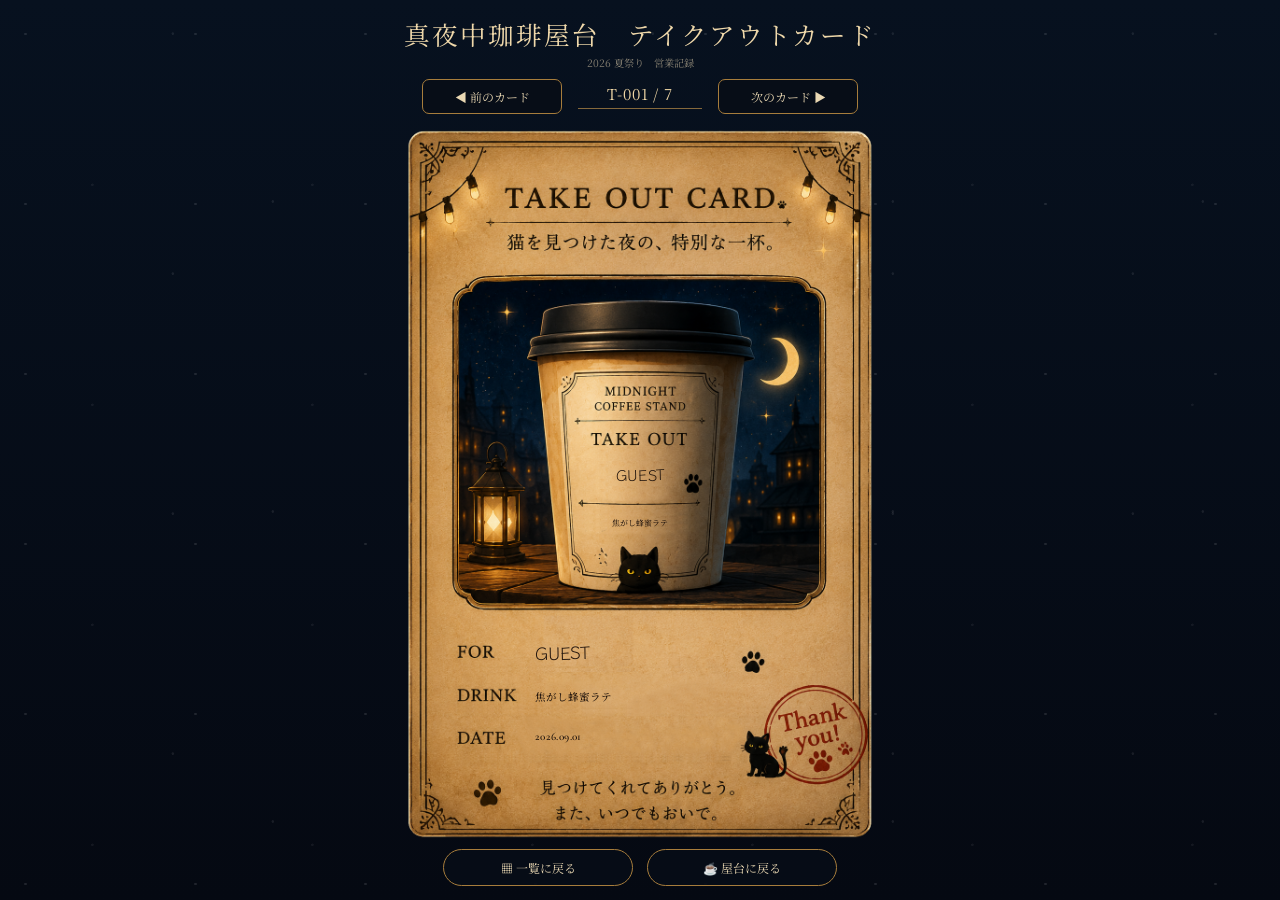
<file: gallery/viewer.html>
<!DOCTYPE html>
<html lang="ja">

<head>

  <meta charset="UTF-8">

  <meta
    name="viewport"
    content="width=device-width, initial-scale=1.0"
  >

  <title>
    真夜中珈琲屋台｜カードギャラリー
  </title>


  <link
    href="https://fonts.googleapis.com/css2?family=Cormorant+Garamond:wght@400;500;600&family=Klee+One:wght@400;600&family=Noto+Serif+JP:wght@400;500;600&display=swap"
    rel="stylesheet"
  >


  <style>

    /* ========================================
       RESET
    ======================================== */

    * {
      box-sizing: border-box;
    }


    html,
    body {

      width: 100%;
      height: 100%;

      margin: 0;
      padding: 0;

      overflow: hidden;

    }


    body {

      color: #ead8b3;

      font-family:
        "Noto Serif JP",
        "Yu Mincho",
        serif;


      background:

        radial-gradient(
          circle at 15% 20%,
          rgba(255,255,255,.11) 0 1px,
          transparent 1.5px
        ),

        radial-gradient(
          circle at 72% 14%,
          rgba(255,255,255,.08) 0 1px,
          transparent 1.5px
        ),

        radial-gradient(
          circle at 88% 65%,
          rgba(255,255,255,.08) 0 1px,
          transparent 1.5px
        ),

        radial-gradient(
          circle at 42% 84%,
          rgba(255,255,255,.06) 0 1px,
          transparent 1.5px
        ),

        linear-gradient(
          180deg,
          #07111f 0%,
          #050912 100%
        );

      background-size:
        170px 170px,
        240px 240px,
        310px 310px,
        220px 220px,
        auto;

    }



    /* ========================================
       PAGE
    ======================================== */

    .gallery {

      width: 100%;
      height: 100vh;

      display: grid;

      grid-template-rows:
        auto
        auto
        minmax(0, 1fr)
        auto;

      gap: 9px;

      padding:
        18px
        18px
        14px;

    }



    /* ========================================
       HEADER
    ======================================== */

    .gallery-header {

      text-align: center;

      line-height: 1.3;

    }


    .gallery-title {

      margin: 0;

      color: #efd8aa;

      font-size:
        clamp(
          19px,
          2vw,
          27px
        );

      font-weight: 400;

      letter-spacing: .08em;

    }


    .gallery-note {

      margin:
        5px
        0
        0;

      color:
        rgba(
          234,
          216,
          179,
          .58
        );

      font-size:
        clamp(
          8px,
          .8vw,
          11px
        );

    }



    /* ========================================
       NAV
    ======================================== */

    .card-nav {

      display: flex;

      justify-content: center;
      align-items: center;

      gap: 16px;

    }


    .nav-button {

      min-width: 140px;

      padding:
        8px
        17px;

      border:
        1px solid
        #a77d3c;

      border-radius:
        7px;

      background:
        rgba(
          7,
          13,
          23,
          .90
        );

      color: #ead8b3;

      font-family: inherit;

      font-size: 12px;

      cursor: pointer;

      transition:
        background .18s ease,
        border-color .18s ease,
        transform .18s ease;

    }


    .nav-button:hover {

      background:
        rgba(
          167,
          125,
          60,
          .16
        );

      border-color:
        #c99b52;

      transform:
        translateY(-1px);

    }


    .card-number {

      min-width: 124px;

      padding-bottom: 4px;

      border-bottom:
        1px solid
        rgba(
          187,
          143,
          73,
          .70
        );

      color: #f0d7a6;

      text-align: center;

      font-size: 15px;

      letter-spacing: .06em;

    }



    /* ========================================
       VIEWER
    ======================================== */

    .viewer-wrap {

      min-width: 0;
      min-height: 0;

      position: relative;

      display: flex;

      justify-content: center;
      align-items: center;

      overflow: hidden;

    }


    .viewer {

      position: relative;

      display: flex;

      justify-content: center;
      align-items: center;

      width: 100%;
      height: 100%;

      max-width: 100%;
      max-height: 100%;

      overflow: hidden;

      background: transparent;

    }


    /*
      テイクアウト用
    */

    body[data-type="takeout"] .viewer {

      aspect-ratio: 2 / 3;

      width: auto;
      height: 100%;
      max-width: 100%;

    }


    /*
      線香花火用
    */

    body[data-type="sparkler"] .viewer {

      width:
        min(
          100%,
          940px
        );

      height: 100%;

    }


    #cardViewer,
    #imageViewer {

      display: none;

      border: 0;
      margin: 0;

      background: transparent;

    }


    body[data-type="takeout"] #cardViewer {

      display: block;

      width: 100%;
      height: 100%;

      overflow: hidden;

    }


    body[data-type="sparkler"] #imageViewer {

      display: block;

      width: auto;
      height: auto;

      max-width: 100%;
      max-height: 100%;

      object-fit: contain;

      filter:
        drop-shadow(0 10px 28px rgba(0,0,0,.30));

    }



    /* ========================================
       LOADING
    ======================================== */

    .loading {

      position: absolute;

      inset: 0;

      z-index: 20;

      display: flex;

      justify-content: center;
      align-items: center;

      color:
        rgba(
          237,
          218,
          178,
          .75
        );

      font-size: 11px;

      letter-spacing: .12em;

      pointer-events: none;

      transition:
        opacity .3s ease,
        visibility .3s ease;

    }


    .loading.is-hidden {

      opacity: 0;
      visibility: hidden;

    }


    .loading-mark {

      display: inline-block;

      margin-right: 9px;

      animation:
        loadingGlow
        1.4s
        ease-in-out
        infinite;

    }


    @keyframes loadingGlow {

      0%,
      100% {

        opacity: .3;
        transform: scale(.9);

      }

      50% {

        opacity: 1;
        transform: scale(1.12);

      }

    }



    /* ========================================
       BOTTOM
    ======================================== */

    .bottom-actions {

      display: flex;

      justify-content: center;
      align-items: center;

      gap: 14px;

    }


    .bottom-button {

      min-width: 190px;

      padding:
        9px
        22px;

      border:
        1px solid
        #a77d3c;

      border-radius:
        999px;

      background:
        rgba(
          7,
          13,
          23,
          .90
        );

      color: #ead8b3;

      font-family: inherit;

      font-size: 12px;

      text-align: center;

      text-decoration: none;

      cursor: pointer;

      transition:
        background .18s ease,
        border-color .18s ease,
        transform .18s ease;

    }


    .bottom-button:hover {

      background:
        rgba(
          167,
          125,
          60,
          .16
        );

      border-color:
        #c99b52;

      transform:
        translateY(-1px);

    }



    /* ========================================
       SHORT SCREEN
    ======================================== */

    @media (max-height: 780px) {

      .gallery {

        gap: 6px;

        padding:
          10px
          14px
          9px;

      }


      .gallery-title {

        font-size: 18px;

      }


      .gallery-note {

        margin-top: 2px;
        font-size: 8px;

      }


      .nav-button {

        padding:
          6px
          14px;

      }


      .bottom-button {

        padding:
          7px
          18px;

      }

    }



    /* ========================================
       MOBILE
    ======================================== */

    @media (max-width: 650px) {

      .gallery {

        padding:
          10px
          7px
          8px;

        gap: 6px;

      }


      .gallery-title {

        font-size: 17px;

      }


      .gallery-note {

        font-size: 8px;

      }


      .card-nav {

        gap: 6px;

      }


      .nav-button {

        min-width: 0;

        padding:
          7px
          10px;

        font-size: 10px;

      }


      .card-number {

        min-width: 84px;
        font-size: 11px;

      }


      .bottom-actions {

        gap: 7px;

      }


      .bottom-button {

        min-width: 0;

        width:
          min(
            44vw,
            190px
          );

        padding:
          8px
          9px;

        font-size: 10px;

      }

    }

  </style>

</head>



<body>


<main class="gallery">


  <!-- ========================================
       HEADER
  ========================================= -->

  <header class="gallery-header">

    <h1
      class="gallery-title"
      id="galleryTitle"
    >
      真夜中珈琲屋台　カードギャラリー
    </h1>

    <p class="gallery-note">
      2026 夏祭り　営業記録
    </p>

  </header>



  <!-- ========================================
       NAV
  ========================================= -->

  <nav
    class="card-nav"
    aria-label="カード切り替え"
  >

    <button
      class="nav-button"
      id="prevButton"
      type="button"
    >
      ◀ 前のカード
    </button>

    <div
      class="card-number"
      id="cardNumber"
    >
    </div>

    <button
      class="nav-button"
      id="nextButton"
      type="button"
    >
      次のカード ▶
    </button>

  </nav>



  <!-- ========================================
       VIEWER
  ========================================= -->

  <section class="viewer-wrap">

    <div class="viewer">

      <iframe
        id="cardViewer"
        title="真夜中珈琲屋台 テイクアウトカード"
        scrolling="no"
      >
      </iframe>

      <img
        id="imageViewer"
        alt=""
      >

    </div>

    <div
      class="loading"
      id="loading"
    >
      <span class="loading-mark">
        ✦
      </span>
      <span id="loadingText">
        カードを準備しています
      </span>
    </div>

  </section>



  <!-- ========================================
       BOTTOM
  ========================================= -->

  <div class="bottom-actions">

    <button
      class="bottom-button"
      id="listButton"
      type="button"
    >
      ▦ 一覧に戻る
    </button>

    <a
      class="bottom-button"
      href="../index.html"
    >
      ☕ 屋台に戻る
    </a>

  </div>


</main>



<script>

  /* ==========================================================
     DATA
  ========================================================== */

  const COLLECTIONS = {

    takeout: {

      title:
        "真夜中珈琲屋台　テイクアウトカード",

      cards: [

        {
          id: "T-001",
          name: "焦がし蜂蜜ラテ",
          theme: "amber"
        },

        {
          id: "T-002",
          name: "黒糖ミルク珈琲",
          theme: "amber"
        },

        {
          id: "T-003",
          name: "夜風のアイス珈琲",
          theme: "navy"
        },

        {
          id: "T-004",
          name: "星屑ショコラ",
          theme: "rose"
        },

        {
          id: "T-005",
          name: "月夜のカフェオレ",
          theme: "navy"
        },

        {
          id: "T-006",
          name: "真夜中のデカフェ",
          theme: "green"
        },

        {
          id: "T-007",
          name: "猫印の気まぐれ珈琲",
          theme: "purple"
        }

      ]

    },


    sparkler: {

      title:
        "真夜中珈琲屋台　線香花火カード",

      cards: [

        {
          id: "S-001",
          name: "牡丹",
          image: "../assets/images/gallery/sparkler/S-001_牡丹.png"
        },

        {
          id: "S-002",
          name: "松葉",
          image: "../assets/images/gallery/sparkler/S-002_松葉.png"
        },

        {
          id: "S-003",
          name: "散り菊",
          image: "../assets/images/gallery/sparkler/S-003_散り菊.png"
        },

        {
          id: "S-004",
          name: "月雫",
          image: "../assets/images/gallery/sparkler/S-004_月雫.png"
        },

        {
          id: "S-005",
          name: "星結び",
          image: "../assets/images/gallery/sparkler/S-005_星結び.png"
        },

        {
          id: "S-006",
          name: "願い星",
          image: "../assets/images/gallery/sparkler/S-006_願い星.png"
        },

        {
          id: "S-007",
          name: "帰り灯",
          image: "../assets/images/gallery/sparkler/S-007_帰り灯.png"
        },

        {
          id: "S-008",
          name: "夜凪",
          image: "../assets/images/gallery/sparkler/S-008_夜凪.png"
        }

      ]

    }

  };



  /* ==========================================================
     ELEMENTS
  ========================================================== */

  const cardViewer =
    document.getElementById(
      "cardViewer"
    );

  const imageViewer =
    document.getElementById(
      "imageViewer"
    );

  const loading =
    document.getElementById(
      "loading"
    );

  const loadingText =
    document.getElementById(
      "loadingText"
    );

  const galleryTitle =
    document.getElementById(
      "galleryTitle"
    );

  const cardNumber =
    document.getElementById(
      "cardNumber"
    );

  const prevButton =
    document.getElementById(
      "prevButton"
    );

  const nextButton =
    document.getElementById(
      "nextButton"
    );

  const listButton =
    document.getElementById(
      "listButton"
    );



  /* ==========================================================
     QUERY
  ========================================================== */

  const params =
    new URLSearchParams(
      window.location.search
    );

  let currentType =
    params.get("type");

  if (
    currentType !== "takeout"
    &&
    currentType !== "sparkler"
  ) {
    currentType = "takeout";
  }

  let collection =
    COLLECTIONS[currentType];

  const requestedCard =
    params.get("card");

  let currentIndex =
    collection.cards.findIndex(
      card =>
        card.id === requestedCard
    );

  if (
    currentIndex < 0
  ) {
    currentIndex = 0;
  }



  /* ==========================================================
     LOADING
  ========================================================== */

  function showLoading(
    text = "カードを準備しています"
  ) {

    loadingText.textContent =
      text;

    loading.classList.remove(
      "is-hidden"
    );

  }


  function hideLoading() {

    loading.classList.add(
      "is-hidden"
    );

  }



  /* ==========================================================
     URL
  ========================================================== */

  function updateURL() {

    const card =
      collection.cards[currentIndex];

    const url =
      new URL(
        window.location.href
      );

    url.searchParams.set(
      "type",
      currentType
    );

    url.searchParams.set(
      "card",
      card.id
    );

    window.history.replaceState(
      {},
      "",
      url
    );

  }



  /* ==========================================================
     HEADER
  ========================================================== */

  function updateHeader() {

    const card =
      collection.cards[currentIndex];

    document.body.dataset.type =
      currentType;

    galleryTitle.textContent =
      collection.title;

    cardNumber.textContent =
      `${card.id} / ${collection.cards.length}`;

  }



  /* ==========================================================
     TAKEOUT
  ========================================================== */

  function renderTakeoutCard(
    card
  ) {

    showLoading(
      "テイクアウトカードを準備しています"
    );

    imageViewer.removeAttribute(
      "src"
    );
    imageViewer.alt = "";

    const siteRoot =
      new URL(
        "../",
        window.location.href
      ).href;

    const guestName =
      "GUEST";

    const cardDate =
      "2026.09.01";

    const srcdoc = `

<!DOCTYPE html>
<html lang="ja">
<head>

<meta charset="UTF-8">
<base href="${siteRoot}">

<meta
  name="viewport"
  content="width=device-width, initial-scale=1.0"
>

<link
  href="https://fonts.googleapis.com/css2?family=Cormorant+Garamond:wght@400;500;600&family=Klee+One:wght@400;600&family=Noto+Serif+JP:wght@400;500;600&display=swap"
  rel="stylesheet"
>

<link
  rel="stylesheet"
  href="css/opening.css"
>

<style>

* {
  box-sizing: border-box;
}

html,
body {
  width: 100%;
  height: 100%;
  margin: 0 !important;
  padding: 0 !important;
  overflow: hidden !important;
  background: transparent !important;
}

body {
  min-width: 0 !important;
  min-height: 0 !important;
  display: flex;
  align-items: center;
  justify-content: center;
}

#takeoutCardPreview {
  position: relative !important;
  width: auto !important;
  height: 100% !important;
  max-width: 100% !important;
  max-height: 100% !important;
  aspect-ratio: 2 / 3 !important;
  margin: 0 auto !important;
  overflow: hidden !important;
  flex: 0 0 auto;
}

.takeout-card-base-image {
  position: absolute !important;
  inset: 0 !important;
  display: block !important;
  width: 100% !important;
  height: 100% !important;
  object-fit: fill !important;
}

</style>

</head>

<body>

<article
  id="takeoutCardPreview"
  class="takeout-card-preview"
  data-theme="${card.theme}"
  aria-label="テイクアウトカード"
>

  <img
    class="takeout-card-base-image"
    src="assets/images/takeout-card.png"
    alt="真夜中珈琲屋台 TAKE OUT CARD"
  >

  <span
    class="takeout-card-overlay takeout-card-cup-name"
  >
    ${guestName}
  </span>

  <span
    class="takeout-card-overlay takeout-card-cup-drink"
  >
    ${card.name}
  </span>

  <span
    class="takeout-card-overlay takeout-card-for"
  >
    ${guestName}
  </span>

  <span
    class="takeout-card-overlay takeout-card-drink"
  >
    ${card.name}
  </span>

  <span
    class="takeout-card-overlay takeout-card-date"
  >
    ${cardDate}
  </span>

</article>

</body>
</html>
    `;

    cardViewer.onload =
      () => {
        setTimeout(
          hideLoading,
          120
        );
      };

    cardViewer.srcdoc =
      srcdoc;

  }



  /* ==========================================================
     SPARKLER
  ========================================================== */

  function renderSparklerCard(
    card
  ) {

    showLoading(
      "線香花火カードを準備しています"
    );

    cardViewer.removeAttribute(
      "srcdoc"
    );

    imageViewer.alt =
      `線香花火カード ${card.id} ${card.name}`;

    imageViewer.onload =
      () => {
        setTimeout(
          hideLoading,
          100
        );
      };

    imageViewer.onerror =
      () => {
        loadingText.textContent =
          "画像が見つかりませんでした";
      };

    imageViewer.src =
      card.image;

  }



  /* ==========================================================
     SHOW CARD
  ========================================================== */

  function showCard(
    index
  ) {

    currentIndex =
      (
        index
        +
        collection.cards.length
      )
      %
      collection.cards.length;

    const card =
      collection.cards[currentIndex];

    updateHeader();
    updateURL();

    if (
      currentType === "takeout"
    ) {
      renderTakeoutCard(card);
      return;
    }

    renderSparklerCard(card);

  }



  /* ==========================================================
     PREV / NEXT
  ========================================================== */

  prevButton.addEventListener(
    "click",
    () => {
      showCard(currentIndex - 1);
    }
  );

  nextButton.addEventListener(
    "click",
    () => {
      showCard(currentIndex + 1);
    }
  );



  /* ==========================================================
     KEYBOARD
  ========================================================== */

  window.addEventListener(
    "keydown",
    event => {

      if (
        event.key === "ArrowLeft"
      ) {
        showCard(currentIndex - 1);
      }

      if (
        event.key === "ArrowRight"
      ) {
        showCard(currentIndex + 1);
      }

    }
  );



  /* ==========================================================
     LIST
  ========================================================== */

  listButton.addEventListener(
    "click",
    () => {

      const referrer =
        document.referrer || "";

      if (
        referrer.includes(
          "/gallery/list.html"
        )
      ) {
        window.history.back();
        return;
      }

      window.location.href =
        "./list.html";

    }
  );



  /* ==========================================================
     START
  ========================================================== */

  showCard(currentIndex);

</script>


</body>

</html>
</file>
<file: css/opening.css>
:root {
  --night-1: #16091d;
  --night-2: #031120;
  --moon: #f2e7bd;
  --gold: #c7ae6f;
}

* {
  box-sizing: border-box;
}

html,
body {
  min-height: 100%;
}

html {
  background: var(--night-1);
}

body {
  min-width: 320px;
  margin: 0;
  overflow: hidden;
  color: #f3ead3;
  background:
    radial-gradient(circle at 50% 8%, rgba(35, 67, 105, .38), transparent 42%),
    linear-gradient(180deg, var(--night-2), var(--night-1));
  font-family: "Noto Serif JP", serif;
}

button {
  color: inherit;
  font: inherit;
}

.night-sky {
  position: fixed;
  inset: 0;
  z-index: 0;
  width: 100%;
  height: 100%;
  pointer-events: none;
}

.opening-page,
.opening-scene {
  width: 100%;
  min-height: 100svh;
}

.opening-page {
  position: relative;
  z-index: 1;
}

.opening-scene {
  position: relative;
  display: grid;
  place-items: center;
  overflow: hidden;
  padding:
    max(24px, env(safe-area-inset-top)) 18px max(26px, env(safe-area-inset-bottom));
}

/* Moon */
.moon-wrap {
  position: absolute;
  top: 5%;
  left: 50%;
  z-index: 2;
  transform: translateX(-50%);
}

.moon-button {
  position: relative;
  width: clamp(88px, 12vw, 145px);
  aspect-ratio: 1;
  padding: 0;
  border: 0;
  border-radius: 50%;
  background: transparent;
  cursor: pointer;
}

.moon,
.moon-glow {
  position: absolute;
  inset: 0;
  border-radius: 50%;
}

.moon {
  z-index: 2;
  background:
    radial-gradient(circle at 35% 34%, rgba(255, 255, 255, .5), transparent 10%),
    radial-gradient(circle at 68% 58%, rgba(135, 105, 65, .15), transparent 16%),
    radial-gradient(circle at 44% 72%, rgba(143, 110, 67, .12), transparent 13%),
    radial-gradient(circle at 50% 45%, #fff7d9, #e3d19a 72%, #b99c5d);
  box-shadow:
    inset -7px -8px 18px rgba(80, 56, 23, .2),
    0 0 14px rgba(255, 236, 177, .8);
}

.moon-glow {
  z-index: 1;
  transform: scale(1.85);
  background:
    radial-gradient(circle, rgba(241, 221, 156, .28), transparent 67%);
  animation: moonBreath 4.8s ease-in-out infinite;
}

/* Main title panel */
.opening-copy {
  position: relative;
  z-index: 5;
  width: min(88vw, 500px);
  margin-top: 3vh;
  padding:
    clamp(24px, 4vw, 38px) clamp(20px, 4vw, 38px);
  text-align: center;
  background:
    linear-gradient(180deg, rgba(3, 9, 17, .66), rgba(3, 8, 15, .34));
  border-top: 1px solid rgba(222, 201, 143, .38);
  border-bottom: 1px solid rgba(222, 201, 143, .22);
  backdrop-filter: blur(3px);
}

.opening-kicker {
  margin: 0 0 .55rem;
  color: rgba(234, 219, 179, .72);
  font-family: "Cormorant Garamond", serif;
  font-size: clamp(.58rem, 1vw, .7rem);
  letter-spacing: .24em;
}

.opening-copy h1 {
  margin: 0;
  font-size: clamp(1.65rem, 4.6vw, 3.25rem);
  font-weight: 500;
  line-height: 1.35;
  letter-spacing: clamp(.08em, .8vw, .16em);
  white-space: nowrap;
  text-shadow:
    0 0 18px rgba(219, 193, 126, .12),
    0 3px 12px rgba(0, 0, 0, .6);
}

.opening-lead {
  margin: 1.15rem 0 1.35rem;
  color: rgba(243, 234, 211, .83);
  font-size: clamp(.76rem, 1.4vw, .92rem);
  line-height: 1.85;
  letter-spacing: .12em;
}

/* Enter button */
.enter-button {
  position: relative;
  min-width: min(280px, 78vw);
  padding: 9px 24px 10px;
  overflow: hidden;
  border: 1px solid rgba(207, 181, 111, .72);
  border-radius: 999px;
  color: #f7eed6;
  background:
    linear-gradient(180deg, rgba(21, 35, 52, .88), rgba(8, 18, 30, .9));
  box-shadow:
    0 8px 24px rgba(0, 0, 0, .34),
    inset 0 0 0 1px rgba(255, 255, 255, .03);
  cursor: pointer;
  transition:
    transform .25s ease,
    box-shadow .25s ease,
    background .25s ease;
}

.enter-button::before {
  content: "";
  position: absolute;
  inset: 0;
  transform: translateX(-110%);
  background:
    linear-gradient(100deg,
      transparent 30%,
      rgba(255, 255, 255, .14),
      transparent 70%);
  transition: transform .6s ease;
}

.enter-button:hover {
  transform: translateY(-2px);
  background:
    linear-gradient(180deg, rgba(31, 49, 69, .93), rgba(11, 24, 39, .94));
  box-shadow:
    0 11px 30px rgba(0, 0, 0, .38),
    0 0 22px rgba(203, 176, 105, .12);
}

.enter-button:hover::before {
  transform: translateX(110%);
}

.enter-button:active {
  transform: translateY(1px);
}

.button-en,
.button-ja {
  position: relative;
  z-index: 1;
  display: block;
}

.button-en {
  font-family: "Cormorant Garamond", serif;
  font-size: .62rem;
  letter-spacing: .2em;
}

.button-ja {
  margin-top: .1rem;
  font-size: .8rem;
  letter-spacing: .15em;
}

.opening-note {
  margin: .85rem 0 0;
  color: rgba(238, 227, 198, .52);
  font-size: .64rem;
  letter-spacing: .12em;
}

/* Low night haze only; old stall/lantern visuals removed. */
.ground-haze {
  position: absolute;
  inset: auto 0 0;
  z-index: 1;
  height: 28%;
  background:
    radial-gradient(ellipse at 48% 100%,
      rgba(111, 119, 133, .13),
      transparent 65%);
  filter: blur(18px);
}

/* Transition */
.opening-transition {
  position: fixed;
  inset: 0;
  z-index: 50;
  display: grid;
  place-items: center;
  padding: 24px;
  visibility: hidden;
  opacity: 0;
  color: #eee2bf;
  background: #030710;
  transition: opacity .8s ease, visibility 0s linear .8s;
}

.opening-transition.is-active {
  visibility: visible;
  opacity: 1;
  transition: opacity .8s ease;
}

.opening-transition p {
  opacity: 0;
  font-size: clamp(.82rem, 2vw, 1.05rem);
  letter-spacing: .16em;
  transition: opacity .75s ease .45s;
}

.opening-transition.is-active p {
  opacity: .82;
}

@keyframes moonBreath {

  0%,
  100% {
    opacity: .62;
    transform: scale(1.7);
  }

  50% {
    opacity: .95;
    transform: scale(1.95);
  }
}

@media (max-width: 720px) {
  .moon-wrap {
    top: 6%;
  }

  .opening-copy {
    margin-top: 6vh;
  }
}

@media (max-height: 690px) {
  .moon-wrap {
    top: 2%;
  }

  .opening-copy {
    margin-top: 9vh;
    padding-block: 22px;
  }

  .opening-lead {
    margin-block: .9rem 1rem;
  }
}

@media (prefers-reduced-motion: reduce) {

  *,
  *::before,
  *::after {
    animation: none !important;
    transition: none !important;
  }
}


/* =========================================================
   SECRET CAT / TAKE OUT
========================================================= */
.cat-eyes-button {
  position: fixed;
  right: max(24px, env(safe-area-inset-right));
  bottom: max(22px, env(safe-area-inset-bottom));
  z-index: 12;
  width: 74px;
  height: 44px;
  padding: 0;
  border: 0;
  background: transparent;
  cursor: pointer;
  opacity: .72;
  filter: drop-shadow(0 0 7px rgba(216, 190, 93, .18));
  transition: opacity .25s ease, transform .25s ease, filter .25s ease;
}

.cat-eyes-button:hover,
.cat-eyes-button:focus-visible {
  opacity: 1;
  transform: translateY(-2px);
  filter: drop-shadow(0 0 10px rgba(225, 199, 102, .42));
  outline: none;
}

.cat-eye {
  position: absolute;
  top: 14px;
  width: 17px;
  height: 8px;
  border-radius: 50% 50% 48% 48%;
  background: radial-gradient(ellipse at 50% 48%, #fff4a8 0 10%, #d9bd57 20% 55%, #695817 78%, transparent 82%);
  box-shadow: 0 0 7px rgba(224, 198, 86, .58);
  animation: catBlink 6.4s infinite;
  transform-origin: center;
}

.cat-eye::after {
  content: "";
  position: absolute;
  inset: 1px auto 1px 50%;
  width: 2px;
  transform: translateX(-50%);
  border-radius: 50%;
  background: rgba(3, 7, 12, .95);
}

.cat-eye-left {
  left: 14px;
  transform: rotate(4deg);
}

.cat-eye-right {
  right: 14px;
  transform: rotate(-4deg);
}

@keyframes catBlink {

  0%,
  43%,
  47%,
  100% {
    transform: scaleY(1);
  }

  45% {
    transform: scaleY(.08);
  }
}

.cat-takeout-modal {
  position: fixed;
  inset: 0;
  z-index: 80;
  display: grid;
  place-items: center;
  padding: 20px;
  visibility: hidden;
  opacity: 0;
  transition: opacity .35s ease, visibility 0s linear .35s;
}

.cat-takeout-modal.is-open {
  visibility: visible;
  opacity: 1;
  transition: opacity .35s ease;
}

.cat-takeout-backdrop {
  position: absolute;
  inset: 0;
  background: rgba(1, 5, 10, .82);
  backdrop-filter: blur(5px);
}

.cat-takeout-dialog {
  position: relative;
  z-index: 1;
  width: min(92vw, 440px);
  max-height: min(88vh, 760px);
  overflow: auto;
  padding: 30px 28px 28px;
  border: 1px solid rgba(208, 185, 122, .28);
  border-radius: 4px;
  color: #e9dfc4;
  background:
    linear-gradient(rgba(7, 13, 21, .96), rgba(5, 10, 17, .98)),
    radial-gradient(circle at 50% 0, rgba(157, 130, 70, .12), transparent 42%);
  box-shadow: 0 24px 70px rgba(0, 0, 0, .55);
  text-align: center;
}

.cat-takeout-close {
  position: absolute;
  top: 10px;
  right: 12px;
  width: 34px;
  height: 34px;
  border: 0;
  color: rgba(235, 224, 195, .66);
  background: transparent;
  font-size: 1.5rem;
  cursor: pointer;
}

.cat-silhouette {
  position: relative;
  width: 88px;
  height: 62px;
  margin: 4px auto 15px;
  border-radius: 48% 48% 43% 43%;
  background: #010307;
  box-shadow: 0 12px 28px rgba(0, 0, 0, .48);
}

.cat-ear {
  position: absolute;
  top: -17px;
  width: 35px;
  height: 37px;
  background: #010307;
  clip-path: polygon(50% 0, 100% 100%, 0 84%);
}

.cat-ear-left {
  left: 4px;
  transform: rotate(-9deg);
}

.cat-ear-right {
  right: 4px;
  transform: scaleX(-1) rotate(-9deg);
}

.cat-face-eye {
  position: absolute;
  top: 26px;
  width: 15px;
  height: 6px;
  border-radius: 50%;
  background: #d8bd58;
  box-shadow: 0 0 8px rgba(224, 198, 86, .62);
}

.cat-face-eye-left {
  left: 23px;
}

.cat-face-eye-right {
  right: 23px;
}

.cat-takeout-kicker {
  margin: 0 0 8px;
  color: #c9ad69;
  font-family: "Cormorant Garamond", serif;
  font-size: .72rem;
  letter-spacing: .22em;
}

.cat-takeout-dialog h2 {
  margin: 0;
  color: #f0e5c7;
  font-size: 1.22rem;
  font-weight: 500;
  letter-spacing: .12em;
}

.cat-takeout-message {
  margin: 17px 0 22px;
  color: rgba(235, 225, 199, .78);
  font-size: .82rem;
  line-height: 2;
}

.cat-name-label {
  display: block;
  margin-bottom: 8px;
  color: rgba(225, 210, 174, .68);
  font-size: .7rem;
  letter-spacing: .12em;
}

.cat-name-input {
  width: min(100%, 280px);
  height: 44px;
  padding: 8px 14px;
  border: 1px solid rgba(202, 180, 124, .34);
  border-radius: 2px;
  outline: none;
  color: #f0e6cb;
  background: rgba(0, 0, 0, .25);
  font: inherit;
  text-align: center;
}

.cat-name-input:focus {
  border-color: rgba(225, 201, 137, .7);
  box-shadow: 0 0 0 2px rgba(225, 201, 137, .08);
}

.cat-name-error {
  min-height: 1.4em;
  margin: 6px 0 5px;
  color: #d9b7a5;
  font-size: .68rem;
}

.cat-receive-button,
.cat-done-button {
  min-width: 190px;
  min-height: 44px;
  padding: 10px 20px;
  border: 1px solid rgba(218, 198, 143, .55);
  border-radius: 999px;
  color: #f4ead0;
  background: rgba(20, 31, 45, .9);
  font: inherit;
  font-size: .78rem;
  letter-spacing: .12em;
  cursor: pointer;
}

.cat-receive-button:hover,
.cat-done-button:hover {
  background: rgba(30, 44, 61, .98);
  border-color: rgba(232, 210, 150, .85);
}

.cat-cup-step[hidden] {
  display: none;
}

.takeout-cup-wrap {
  position: relative;
  width: 190px;
  height: 225px;
  margin: 22px auto 8px;
}

.takeout-lid {
  position: absolute;
  z-index: 2;
  top: 4px;
  left: 20px;
  width: 150px;
  height: 24px;
  border-radius: 50% 50% 28% 28%;
  background: linear-gradient(#211d18, #0d0c0b);
  box-shadow: 0 5px 8px rgba(0, 0, 0, .3);
}

.takeout-lid::before {
  content: "";
  position: absolute;
  top: -7px;
  left: 14px;
  width: 122px;
  height: 13px;
  border-radius: 50%;
  background: #302a22;
}

.takeout-cup {
  position: absolute;
  top: 20px;
  left: 31px;
  width: 128px;
  height: 192px;
  clip-path: polygon(4% 0, 96% 0, 83% 100%, 17% 100%);
  background:
    linear-gradient(90deg, rgba(87, 63, 36, .16), transparent 18% 82%, rgba(87, 63, 36, .14)),
    #dfd0aa;
  box-shadow: inset 0 0 24px rgba(92, 65, 34, .18);
}

.takeout-sleeve {
  position: absolute;
  top: 71px;
  left: 0;
  width: 100%;
  min-height: 70px;
  padding: 9px 12px;
  color: #d8c696;
  background: #241c16;
  border-top: 1px solid rgba(214, 190, 132, .26);
  border-bottom: 1px solid rgba(214, 190, 132, .22);
  display: flex;
  flex-direction: column;
  align-items: center;
  justify-content: center;
}

.takeout-mark {
  font-family: serif;
  font-size: 1rem;
  line-height: 1;
}

.takeout-name {
  display: block;
  max-width: 100%;
  margin-top: 3px;
  overflow: hidden;
  font-family: "Cormorant Garamond", "Noto Serif JP", serif;
  font-size: .94rem;
  letter-spacing: .08em;
  text-overflow: ellipsis;
  white-space: nowrap;
}

.takeout-paw {
  margin-top: 2px;
  font-size: .62rem;
  filter: grayscale(1) sepia(.5);
}

.cat-drink-name {
  margin: 8px 0 4px;
  color: #e9d18c;
  font-size: 1rem;
  letter-spacing: .08em;
}

.cat-drink-note {
  margin: 0 auto;
  max-width: 320px;
  color: rgba(234, 223, 194, .7);
  font-size: .74rem;
  line-height: 1.8;
}

.cat-master-line {
  margin: 17px 0 19px;
  color: rgba(240, 230, 201, .82);
  font-size: .76rem;
  line-height: 1.8;
}

@media (max-width: 560px) {
  .cat-eyes-button {
    right: 12px;
    bottom: max(14px, env(safe-area-inset-bottom));
    transform: scale(.88);
  }

  .cat-takeout-dialog {
    padding: 27px 20px 24px;
  }
}

@media (prefers-reduced-motion: reduce) {
  .cat-eye {
    animation: none !important;
  }
}


/* =========================================================
   SECRET TAKE OUT v2 : CUP / COMPLETE / CARD
========================================================= */
.takeout-cup-art {
  position: relative;
  width: min(62vw, 250px);
  aspect-ratio: 3 / 4;
  margin: 14px auto 2px;
}

.takeout-cup-image {
  display: block;
  width: 100%;
  height: 100%;
  object-fit: contain;
  filter: drop-shadow(0 16px 22px rgba(0, 0, 0, .34));
}

.takeout-cup-name {
  position: absolute;
  left: 50%;
  top: 54.5%;
  width: 31%;
  transform: translate(-50%, -50%);
  overflow: hidden;
  color: #3a2a1d;
  font-family: "Noto Serif JP", serif;
  font-size: clamp(.72rem, 2.6vw, 1rem);
  font-weight: 600;
  letter-spacing: .08em;
  text-align: center;
  text-overflow: ellipsis;
  white-space: nowrap;
}

.cat-cup-message {
  margin-bottom: 5px;
}

.cat-complete-step {
  padding: 8px 0 3px;
}

.cat-complete-cat-image {
  display: block;
  width: 120px;
  height: auto;
  margin: 0 auto;
  object-fit: contain;
}

.cat-complete-tail {
  position: absolute;
  left: 42%;
  top: 31px;
  color: #a98d56;
  font-size: 3.2rem;
  transform: rotate(-15deg);
  opacity: .42;
}

.cat-complete-paws {
  position: absolute;
  bottom: 0;
  color: #b79b5d;
  font-size: .72rem;
  letter-spacing: .8em;
  opacity: .52;
}

/* TAKE OUT CARD preview */
.cat-card-step {
  width: 100%;
}

.takeout-card-preview {
  position: relative;
  width: min(100%, 330px);
  aspect-ratio: 4 / 5;
  margin: 18px auto 14px;
  overflow: hidden;
  padding: 20px 20px 18px;
  border: 1px solid rgba(208, 182, 111, .72);
  color: #e9dfc4;
  background:
    radial-gradient(circle at 76% 15%, rgba(220, 194, 112, .18) 0 8%, transparent 9%),
    radial-gradient(circle at 20% 26%, rgba(255, 255, 255, .07) 0 1px, transparent 2px),
    radial-gradient(circle at 72% 38%, rgba(255, 255, 255, .06) 0 1px, transparent 2px),
    linear-gradient(180deg, #071320 0%, #09131d 48%, #160e0b 100%);
  box-shadow:
    inset 0 0 0 5px rgba(8, 13, 19, .55),
    inset 0 0 0 6px rgba(196, 164, 94, .22),
    0 18px 45px rgba(0, 0, 0, .35);
}

.takeout-card-preview::before,
.takeout-card-preview::after {
  content: "";
  position: absolute;
  width: 56px;
  height: 56px;
  opacity: .46;
  pointer-events: none;
}

.takeout-card-preview::before {
  left: 7px;
  top: 7px;
  border-left: 1px solid #c3a05b;
  border-top: 1px solid #c3a05b;
}

.takeout-card-preview::after {
  right: 7px;
  bottom: 7px;
  border-right: 1px solid #c3a05b;
  border-bottom: 1px solid #c3a05b;
}

.takeout-card-stars {
  color: rgba(226, 201, 132, .7);
  font-size: .7rem;
  letter-spacing: .22em;
}

.takeout-card-brand {
  margin: 7px 0 0;
  color: #d3b772;
  font-family: "Cormorant Garamond", serif;
  font-size: .67rem;
  letter-spacing: .18em;
}

.takeout-card-title {
  margin: 3px 0 0;
  color: #f0dfaf;
  font-family: "Cormorant Garamond", serif;
  font-size: 1.24rem;
  letter-spacing: .12em;
}

.takeout-card-subtitle {
  margin: 2px 0 5px;
  color: rgba(234, 220, 184, .65);
  font-size: .58rem;
}

.takeout-card-cup {
  position: relative;
  width: 45%;
  aspect-ratio: 3/4;
  margin: 3px auto -2px;
}

.takeout-card-cup img {
  width: 100%;
  height: 100%;
  object-fit: contain;
}

.takeout-card-cup-name {
  position: absolute;
  left: 50%;
  top: 54.5%;
  width: 31%;
  transform: translate(-50%, -50%);
  color: #352619;
  font-size: .52rem;
  font-weight: 600;
  text-align: center;
  overflow: hidden;
  text-overflow: ellipsis;
  white-space: nowrap;
}

.takeout-card-info {
  margin: 4px auto 0;
  width: 88%;
  border-top: 1px solid rgba(207, 180, 110, .28);
  border-bottom: 1px solid rgba(207, 180, 110, .22);
  padding: 6px 1px;
}

.takeout-card-info p {
  display: grid;
  grid-template-columns: 54px 1fr;
  gap: 8px;
  margin: 3px 0;
  text-align: left;
  align-items: baseline;
}

.takeout-card-info span {
  color: #ac9259;
  font-family: "Cormorant Garamond", serif;
  font-size: .58rem;
  letter-spacing: .14em;
}

.takeout-card-info strong {
  color: #eee2c1;
  font-size: .67rem;
  font-weight: 500;
  overflow: hidden;
  text-overflow: ellipsis;
  white-space: nowrap;
}

.takeout-card-thanks {
  margin: 7px 0 0;
  color: rgba(232, 219, 183, .7);
  font-size: .55rem;
  line-height: 1.7;
}

.takeout-card-paw {
  position: absolute;
  right: 22px;
  bottom: 17px;
  color: #c2a15f;
  font-size: .8rem;
  filter: grayscale(1) sepia(.8);
}

.takeout-card-preview[data-theme="amber"] {
  background: linear-gradient(180deg, #1c1209 0%, #211307 58%, #0e0a08 100%);
}

.takeout-card-preview[data-theme="rose"] {
  background: linear-gradient(180deg, #211017 0%, #2a121c 58%, #100a0d 100%);
}

.takeout-card-preview[data-theme="green"] {
  background: linear-gradient(180deg, #0c1916 0%, #10221c 58%, #090e0d 100%);
}

.takeout-card-preview[data-theme="purple"] {
  background: linear-gradient(180deg, #150e22 0%, #241536 58%, #0b0810 100%);
}

.cat-card-status {
  min-height: 1.5em;
  margin: 3px 0 8px;
  color: rgba(234, 221, 184, .75);
  font-size: .68rem;
}

.cat-card-actions {
  display: flex;
  flex-wrap: wrap;
  justify-content: center;
  gap: 8px;
}

.cat-card-button,
.cat-card-close-button {
  min-height: 42px;
  padding: 9px 15px;
  border: 1px solid rgba(218, 198, 143, .52);
  border-radius: 999px;
  color: #f4ead0;
  background: rgba(20, 31, 45, .88);
  font: inherit;
  font-size: .7rem;
  letter-spacing: .08em;
  cursor: pointer;
}

.cat-card-button:hover,
.cat-card-close-button:hover {
  background: rgba(31, 45, 62, .98);
  border-color: rgba(232, 210, 150, .84);
}

.cat-card-button-secondary {
  background: rgba(12, 20, 30, .72);
}

.cat-card-close-button {
  margin-top: 10px;
  min-width: 120px;
  background: transparent;
  color: rgba(235, 224, 197, .72);
}

@media (max-width: 560px) {
  .takeout-card-preview {
    width: min(100%, 300px);
    padding: 16px 16px 14px;
  }

  .cat-card-button {
    flex: 1 1 30%;
    min-width: 88px;
    padding-inline: 8px;
    font-size: .64rem;
  }
}


/* =========================================================
   FINAL TAKE OUT — supplied cup/card artwork + dynamic text
========================================================= */

/* 鵜沢さんが油性ペンでサッと書いたような名前 */
.takeout-cup-name,
.takeout-card-cup-name,
.takeout-card-for {
  font-family: "Yuji Syuku", "Klee One", "Noto Serif JP", cursive !important;
  font-weight: 400 !important;
}

/* 受取画面のカップ */
.takeout-cup-art {
  position: relative;
  width: min(70vw, 300px);
  aspect-ratio: 3 / 4;
  margin: 12px auto 4px;
}

.takeout-cup-image {
  position: absolute;
  inset: 0;
  width: 100%;
  height: 100%;
  object-fit: contain;
}

.takeout-cup-name {
  position: absolute;
  left: 50%;
  top: 54%;
  width: 42%;
  transform: translate(-50%, -50%) rotate(-1.4deg);
  z-index: 2;
  color: #241812;
  font-size: clamp(.95rem, 3.8vw, 1.34rem);
  letter-spacing: -.04em;
  line-height: 1;
  text-align: center;
  white-space: nowrap;
  overflow: hidden;
  text-overflow: ellipsis;
}

.takeout-cup-drink {
  position: absolute;
  left: 50%;
  top: 63%;
  width: 47%;
  transform: translateX(-50%);
  z-index: 2;
  color: #2c2019;
  font-family: "Noto Serif JP", serif;
  font-size: clamp(.56rem, 2.2vw, .78rem);
  font-weight: 500;
  letter-spacing: .01em;
  line-height: 1.25;
  text-align: center;
}

/* 採用済みの takeout-card.png をそのままカード台紙にする */
.takeout-card-preview {
  position: relative !important;
  width: min(100%, 380px) !important;
  aspect-ratio: 2 / 3 !important;
  margin: 18px auto 14px !important;
  padding: 0 !important;
  border: 0 !important;
  overflow: hidden !important;
  background: transparent !important;
  box-shadow: 0 18px 45px rgba(0, 0, 0, .38) !important;
}

.takeout-card-preview::before,
.takeout-card-preview::after {
  display: none !important;
}

.takeout-card-base-image {
  position: absolute;
  inset: 0;
  display: block;
  width: 100%;
  height: 100%;
  object-fit: contain;
}

.takeout-card-overlay {
  position: absolute;
  z-index: 2;
  display: block;
  color: #26180f;
  line-height: 1.08;
  white-space: nowrap;
}

/* カード内カップ：名前 */
.takeout-card-cup-name {
  left: 50%;
  top: 49.0%;
  width: 26%;
  transform: translate(-50%, -50%) rotate(-1.4deg);
  font-size: clamp(.78rem, 3.2vw, 1.18rem) !important;
  letter-spacing: -.045em;
  text-align: center;
  overflow: hidden;
  text-overflow: ellipsis;
}

/* カード内カップ：ドリンク名 */
.takeout-card-cup-drink {
  left: 50%;
  top: 55.2%;
  width: 34%;
  transform: translateX(-50%);
  font-family: "Noto Serif JP", serif;
  font-size: clamp(.42rem, 1.65vw, .61rem);
  font-weight: 500;
  text-align: center;
  white-space: normal;
}

/* FOR：名前だけ手書き */
.takeout-card-for {
  left: 31.5%;
  top: 74.5%;
  width: 43%;
  transform: rotate(-1deg);
  font-size: clamp(.9rem, 3.6vw, 1.3rem) !important;
  letter-spacing: -.035em;
  overflow: hidden;
  text-overflow: ellipsis;
}

/* DRINK / DATE：印刷文字 */
.takeout-card-drink {
  left: 31.5%;
  top: 80.4%;
  width: 43%;
  font-family: "Noto Serif JP", serif;
  font-size: clamp(.55rem, 2.25vw, .78rem);
  font-weight: 500;
  overflow: hidden;
  text-overflow: ellipsis;
}

.takeout-card-date {
  left: 31.5%;
  top: 86.2%;
  width: 43%;
  font-family: "Cormorant Garamond", "Noto Serif JP", serif;
  font-size: clamp(.62rem, 2.55vw, .9rem);
  font-weight: 600;
  letter-spacing: .035em;
}

@media (max-width: 560px) {
  .takeout-card-preview {
    width: min(100%, 320px) !important;
  }
}

/* ドリンク説明文と「持って帰る」ボタンの間隔 */
.cat-drink-note {
  margin-bottom: 11px;
}

/* =========================================================
   TAKE OUT CARD 記入位置 最終調整
   ========================================================= */

/* FOR：名前 */
.takeout-card-for {
  left: 35.5% !important;
  top: 76.9% !important;

  width: 39% !important;

  transform: translateY(-50%) rotate(-1deg) !important;

  font-family: "Yomogi", "Klee One", "Noto Serif JP", cursive !important;
  font-size: clamp(.82rem, 3.2vw, 1.18rem) !important;
  font-weight: 400 !important;

  line-height: 1 !important;
  text-align: left !important;
}


/* DRINK：ドリンク名 */
.takeout-card-drink {
  left: 35.5% !important;
  top: 82.5% !important;

  width: 39% !important;

  transform: translateY(-50%) !important;

  font-family: "Noto Serif JP", serif !important;
  font-size: clamp(.48rem, 1.9vw, .68rem) !important;
  font-weight: 500 !important;

  line-height: 1 !important;
  text-align: left !important;
}


/* DATE：日付 */
.takeout-card-date {
  left: 35.5% !important;
  top: 88.0% !important;

  width: 39% !important;

  transform: translateY(-50%) !important;

  font-family: "Cormorant Garamond", "Noto Serif JP", serif !important;
  font-size: clamp(.55rem, 2.1vw, .76rem) !important;
  font-weight: 600 !important;

  line-height: 1 !important;
  text-align: left !important;
}

/* =========================================================
   TAKE OUT CARD 下部記入欄・位置確定版
   ========================================================= */

/* FOR：お名前 */
.takeout-card-for {
  position: absolute !important;

  left: 28% !important;
  top: 73.7% !important;

  width: 46% !important;

  transform: translateY(-50%) rotate(-1deg) !important;

  font-family: "Yomogi", "Klee One", "Noto Serif JP", cursive !important;
  font-size: clamp(.82rem, 3.2vw, 1.18rem) !important;
  font-weight: 400 !important;

  line-height: 1 !important;
  text-align: left !important;

  color: #26180f !important;

  white-space: nowrap !important;
  overflow: hidden !important;
  text-overflow: ellipsis !important;
}


/* DRINK：ドリンク名 */
.takeout-card-drink {
  position: absolute !important;

  left: 28% !important;
  top: 80.1% !important;

  width: 46% !important;

  transform: translateY(-50%) !important;

  font-family: "Noto Serif JP", serif !important;
  font-size: clamp(.48rem, 1.9vw, .68rem) !important;
  font-weight: 500 !important;

  line-height: 1 !important;
  text-align: left !important;

  color: #26180f !important;

  white-space: nowrap !important;
  overflow: hidden !important;
  text-overflow: ellipsis !important;
}


/* DATE：日付 */
.takeout-card-date {
  position: absolute !important;

  left: 28% !important;
  top: 85.6% !important;

  width: 46% !important;

  transform: translateY(-50%) !important;

  font-family: "Cormorant Garamond", "Noto Serif JP", serif !important;
  font-size: clamp(.55rem, 2.1vw, .76rem) !important;
  font-weight: 600 !important;

  line-height: 1 !important;
  text-align: left !important;

  color: #26180f !important;

  white-space: nowrap !important;
  overflow: hidden !important;
  text-overflow: ellipsis !important;
}

/* =========================================================
   TAKE OUT カップ画像サイズ強制補正
========================================================= */

.cat-takeout-dialog {
  overflow-x: hidden !important;
}

.takeout-cup-art {
  position: relative !important;

  width: 260px !important;
  max-width: 72vw !important;

  height: 347px !important;
  max-height: 46vh !important;

  margin: 18px auto 8px !important;

  overflow: hidden !important;
}

.takeout-cup-image {
  position: absolute !important;

  top: 0 !important;
  left: 0 !important;

  width: 100% !important;
  height: 100% !important;

  max-width: 100% !important;
  max-height: 100% !important;

  object-fit: contain !important;

  display: block !important;
}

@media (max-width: 560px) {
  .takeout-cup-art {
    width: 220px !important;
    height: 293px !important;
    max-width: 65vw !important;
  }
}

/* =========================================================
   TAKE OUT CARD UI FINAL TUNING 2026-08-25
   - スクロールバーを非表示（スクロール機能は維持）
   - 上部スポットライト追加
   - 上部の猫顔／見出しを小さく
   - カード下の鵜沢台詞を大きく
   - FOR / DRINK / DATE の入力値を大きく
========================================================= */

/* 右側のスクロールバーだけ隠す。内容が長い場合のホイール/タッチスクロールは維持 */
.cat-takeout-dialog {
  scrollbar-width: none !important;
  -ms-overflow-style: none !important;
  background:
    radial-gradient(ellipse 110px 150px at 50% -22px,
      rgba(225, 195, 112, .20) 0%,
      rgba(184, 151, 79, .10) 34%,
      rgba(7, 13, 21, 0) 72%),
    linear-gradient(rgba(7, 13, 21, .96), rgba(5, 10, 17, .98)) !important;
}

.cat-takeout-dialog::-webkit-scrollbar {
  width: 0 !important;
  height: 0 !important;
  display: none !important;
}

/* TAKE OUT CARD画面では上部を少しコンパクトに */
.cat-takeout-dialog:has(.cat-card-step:not([hidden])) .cat-silhouette {
  width: 68px !important;
  height: 48px !important;
  margin: 0 auto 10px !important;
}

.cat-takeout-dialog:has(.cat-card-step:not([hidden])) .cat-ear {
  top: -13px !important;
  width: 27px !important;
  height: 29px !important;
}

.cat-takeout-dialog:has(.cat-card-step:not([hidden])) .cat-face-eye {
  top: 20px !important;
  width: 12px !important;
  height: 5px !important;
}

.cat-takeout-dialog:has(.cat-card-step:not([hidden])) .cat-face-eye-left {
  left: 18px !important;
}

.cat-takeout-dialog:has(.cat-card-step:not([hidden])) .cat-face-eye-right {
  right: 18px !important;
}

.cat-card-step .cat-takeout-kicker {
  margin-bottom: 5px !important;
  font-size: .64rem !important;
}

.cat-card-step>h2 {
  font-size: clamp(.92rem, 3.5vw, 1.08rem) !important;
  letter-spacing: .09em !important;
  line-height: 1.45 !important;
}

/* カード下の鵜沢さんのレア台詞 */
.cat-card-status {
  min-height: 1.7em !important;
  margin: 7px 0 12px !important;
  color: rgba(240, 225, 187, .88) !important;
  font-size: clamp(.82rem, 3vw, .98rem) !important;
  line-height: 1.7 !important;
  letter-spacing: .035em !important;
}

/* FOR / DRINK / DATE の「記入される内容」を読みやすく拡大 */
.takeout-card-for {
  font-size: clamp(.98rem, 3.7vw, 1.34rem) !important;
}

.takeout-card-drink {
  font-size: clamp(.58rem, 2.2vw, .80rem) !important;
}

.takeout-card-date {
  font-size: clamp(.64rem, 2.35vw, .86rem) !important;
}

@media (max-width: 560px) {
  .cat-takeout-dialog {
    padding-top: 24px !important;
  }

  .cat-card-step .takeout-card-preview {
    margin-top: 14px !important;
  }
}

/* =========================================================
   SECRET CAT SPEECH BUBBLE
   最初の「にゃ…！」だけ猫の吹き出しにする
========================================================= */

#catNameStep .cat-speech-bubble {
  position: relative;
  display: table;
  width: auto;
  max-width: 92%;
  margin: 2px auto 17px;
  padding: 10px 20px 11px;
  border: 1px solid rgba(218, 198, 143, .48);
  border-radius: 15px;
  color: #f0e5c7;
  background:
    linear-gradient(
      180deg,
      rgba(17, 27, 39, .96),
      rgba(8, 15, 24, .97)
    );
  box-shadow:
    0 8px 20px rgba(0, 0, 0, .30),
    inset 0 0 18px rgba(225, 195, 112, .025);
  font-size: clamp(.98rem, 3.5vw, 1.16rem);
  font-weight: 500;
  line-height: 1.6;
  letter-spacing: .08em;
}

/* 猫へ向かう吹き出しのしっぽ */
#catNameStep .cat-speech-bubble::before {
  content: "";
  position: absolute;
  top: -8px;
  left: 50%;
  width: 14px;
  height: 14px;
  transform: translateX(-50%) rotate(45deg);
  background: rgb(15, 24, 35);
  border-left: 1px solid rgba(218, 198, 143, .48);
  border-top: 1px solid rgba(218, 198, 143, .48);
}

/* 猫と吹き出しを近づける */
.cat-takeout-dialog:has(#catNameStep:not([hidden])) .cat-silhouette {
  margin-bottom: 5px;
}

/* SECRET TAKE OUT は吹き出しの下へ */
#catNameStep .cat-takeout-kicker {
  margin: 0 0 12px;
}

/* スマホ調整 */
@media (max-width: 560px) {
  #catNameStep .cat-speech-bubble {
    max-width: 96%;
    padding: 9px 14px 10px;
    font-size: .96rem;
    letter-spacing: .055em;
  }
}


/* =========================================================
   TAKE OUT CARD COMPACT FINAL 2026-08-27
   - カード上部の重複見出しを削除した前提で余白を圧縮
   - 画像を保存 / Xでシェア / 閉じる を1列に並べる
   - できるだけ1画面内に収める
========================================================= */
.cat-takeout-dialog:has(.cat-card-step:not([hidden])) {
  padding: 16px 18px 14px !important;
}

.cat-takeout-dialog:has(.cat-card-step:not([hidden])) .cat-silhouette {
  width: 54px !important;
  height: 38px !important;
  margin: 0 auto 5px !important;
}

.cat-takeout-dialog:has(.cat-card-step:not([hidden])) .cat-ear {
  top: -10px !important;
  width: 22px !important;
  height: 24px !important;
}

.cat-takeout-dialog:has(.cat-card-step:not([hidden])) .cat-face-eye {
  top: 16px !important;
  width: 10px !important;
  height: 4px !important;
}

.cat-takeout-dialog:has(.cat-card-step:not([hidden])) .cat-face-eye-left {
  left: 14px !important;
}

.cat-takeout-dialog:has(.cat-card-step:not([hidden])) .cat-face-eye-right {
  right: 14px !important;
}

.cat-card-step .takeout-card-preview {
  width: min(100%, 330px, calc((100svh - 190px) * 2 / 3)) !important;
  margin: 4px auto 6px !important;
}

.cat-card-step .cat-card-status {
  min-height: 1.2em !important;
  margin: 3px 0 6px !important;
  font-size: clamp(.56rem, 1.8vw, .68rem) !important;
  line-height: 1.35 !important;
  letter-spacing: .02em !important;
}

.cat-card-step .cat-card-actions {
  display: flex !important;
  flex-wrap: nowrap !important;
  gap: 7px !important;
  width: 100%;
  margin: 0 auto !important;
}

.cat-card-step .cat-card-button,
.cat-card-step .cat-card-close-button {
  flex: 1 1 0 !important;
  min-width: 0 !important;
  min-height: 38px !important;
  margin: 0 !important;
  padding: 7px 8px !important;
  font-size: clamp(.60rem, 1.9vw, .70rem) !important;
  white-space: nowrap;
}

.cat-card-step .cat-card-close-button {
  background: transparent !important;
  color: rgba(235, 224, 197, .78) !important;
}

@media (max-width: 560px) {
  .cat-takeout-dialog:has(.cat-card-step:not([hidden])) {
    padding: 13px 12px 12px !important;
  }

  .cat-card-step .takeout-card-preview {
    width: min(100%, 305px, calc((100svh - 175px) * 2 / 3)) !important;
    margin-top: 2px !important;
  }

  .cat-card-step .cat-card-actions {
    gap: 5px !important;
  }

  .cat-card-step .cat-card-button,
  .cat-card-step .cat-card-close-button {
    min-height: 36px !important;
    padding-inline: 5px !important;
    font-size: .58rem !important;
  }
}
</file>
<file: css/menu.css>
:root {
  --night: #020711;
  --night2: #08182a;
  --paper: #ead9aa;
  --ink: #2a190e;
  --gold: #c2a967
}

* {
  box-sizing: border-box
}

html,
body {
  min-height: 100%;
  margin: 0
}

body {
  min-width: 320px;
  color: #f2e8cf;
  background: radial-gradient(circle at 50% -10%, rgba(49, 79, 119, .35), transparent 43%), linear-gradient(180deg, var(--night2), var(--night));
  font-family: "Noto Serif JP", serif;
  overflow-x: hidden
}

.night-sky {
  position: fixed;
  inset: 0;
  z-index: 0;
  width: 100%;
  height: 100%;
  pointer-events: none
}

.menu-page {
  position: relative;
  z-index: 1;
  min-height: 100svh;
  padding: max(18px, env(safe-area-inset-top)) 14px max(28px, env(safe-area-inset-bottom))
}

.menu-header {
  text-align: center
}

.menu-header p,
.service-heading p,
.service-en,
.speaker-label span {
  font-family: "Cormorant Garamond", serif;
  letter-spacing: .2em
}

.menu-header p {
  margin: 0;
  color: rgba(229, 211, 167, .66);
  font-size: .68rem
}

.menu-header h1 {
  margin: .25rem 0 0;
  font-size: clamp(1.35rem, 3vw, 2.1rem);
  font-weight: 500;
  letter-spacing: .16em
}

.menu-scene {
  position: relative;
  width: min(100%, 1080px);
  margin: 20px auto 0;
  display: grid;
  grid-template-columns: minmax(240px, .78fr) minmax(460px, 1.35fr);
  grid-template-rows: auto 1fr;
  gap: 16px 30px
}

.master-stage {
  position: relative;
  grid-row: 1/3;
  min-height: 590px;
  overflow: hidden
}

.master-image {
  position: absolute;
  z-index: 3;
  left: 4%;
  bottom: 6%;
  max-width: 92%;
  max-height: 91%;
  object-fit: contain;
  object-position: bottom center
}

.master-image[src=""],
.master-image:not([src]) {
  display: none
}

.master-fallback {
  position: absolute;
  left: 24%;
  bottom: 17%;
  z-index: 2;
  width: 48%;
  height: 58%;
  border-radius: 46% 46% 10% 10%;
  background: linear-gradient(90deg, #121318, #28211d, #0c0e12);
  opacity: .82
}

.lantern-light {
  position: absolute;
  left: 0;
  top: 18%;
  width: 80%;
  aspect-ratio: 1;
  border-radius: 50%;
  background: radial-gradient(circle, rgba(219, 155, 68, .22), transparent 65%);
  filter: blur(14px)
}

.dialogue-area {
  align-self: end;
  min-height: 130px;
  padding: 20px 25px;
  border-top: 1px solid rgba(211, 187, 127, .42);
  border-bottom: 1px solid rgba(211, 187, 127, .2);
  background: rgba(5, 13, 23, .68);
  backdrop-filter: blur(4px)
}

.speaker-label {
  display: flex;
  gap: .7rem;
  align-items: baseline;
  margin-bottom: .7rem
}

.speaker-label span {
  color: rgba(211, 191, 141, .62);
  font-size: .62rem
}

.speaker-label strong {
  font-size: .76rem;
  font-weight: 500;
  letter-spacing: .12em
}

.master-dialogue {
  min-height: 3.8em;
  margin: 0;
  font-size: clamp(.84rem, 1.5vw, 1.02rem);
  line-height: 1.95;
  letter-spacing: .055em
}

.service-menu {
  align-self: start;
  padding: 23px 0 0
}

.service-menu[hidden] {
  display: none
}

.service-heading {
  text-align: center;
  margin-bottom: 16px
}

.service-heading p {
  margin: 0 0 5px;
  color: rgba(224, 207, 165, .7);
  font-size: .67rem
}

.service-heading h2 {
  margin: 0;
  font-size: 1.08rem;
  font-weight: 500;
  letter-spacing: .12em
}

.service-choices {
  display: grid;
  grid-template-columns: 1fr 1fr;
  gap: 15px
}

.service-card {
  position: relative;
  aspect-ratio: 2 / 1;
  padding: 0;
  overflow: hidden;
  border: 0;
  color: var(--ink);
  background: transparent;
  cursor: pointer;
  filter: drop-shadow(0 12px 19px rgba(0, 0, 0, .38));
  transition: transform .25s ease, filter .25s ease
}

.service-card:hover,
.service-card:focus-visible {
  transform: translateY(-4px);
  filter: drop-shadow(0 17px 25px rgba(0, 0, 0, .46));
  outline: 1px solid rgba(217, 193, 132, .65);
  outline-offset: 3px
}

.service-card.is-selected {
  transform: translateY(-3px) scale(.985)
}

.service-paper {
  position: absolute;
  inset: 0;
  background-image: url("../assets/images/menu-paper.png");
  background-size: 100% 100%;
  background-position: center
}

.service-content {
  position: absolute;
  inset: 0;
  display: flex;
  flex-direction: column;
  align-items: center;
  justify-content: center;
  padding: 9%;
  text-align: center
}

.service-icon {
  font-size: 1.35rem;
  margin-bottom: 4px
}

.service-en {
  font-size: .64rem;
  margin-bottom: 7px
}

.service-content strong {
  font-size: clamp(.82rem, 1.45vw, 1.05rem);
  font-weight: 500;
  letter-spacing: .07em
}

.service-description {
  margin-top: 9px;
  font-size: clamp(.58rem, 1vw, .72rem);
  line-height: 1.65
}

.menu-transition {
  position: fixed;
  inset: 0;
  z-index: 40;
  display: grid;
  place-items: center;
  padding: 24px;
  visibility: hidden;
  opacity: 0;
  background: #030710;
  color: #efe3c1;
  transition: opacity .65s ease, visibility 0s linear .65s
}

.menu-transition.is-active {
  visibility: visible;
  opacity: 1;
  transition: opacity .65s ease
}

.menu-transition p {
  font-size: clamp(.8rem, 1.7vw, 1rem);
  letter-spacing: .13em;
  text-align: center
}

@media(max-width:820px) {
  .menu-scene {
    display: flex;
    flex-direction: column
  }

  .master-stage {
    min-height: 240px
  }

  .master-image {
    left: 27%;
    max-width: 48%;
    max-height: 100%
  }

  .master-fallback {
    left: 39%;
    bottom: 12%;
    width: 23%;
    height: 76%
  }

  .dialogue-area {
    min-height: 112px
  }

  .service-menu {
    padding-top: 3px
  }
}

@media(max-width:560px) {
  .menu-page {
    padding-inline: 8px
  }

  .master-stage {
    min-height: 180px
  }

  .dialogue-area {
    padding: 16px 18px
  }

  .service-choices {
    grid-template-columns: 1fr;
    gap: 11px
  }

  .service-card {
    aspect-ratio: 12/5.7
  }

  .service-description {
    margin-top: 5px
  }
}

@media(prefers-reduced-motion:reduce) {
  * {
    animation: none !important;
    transition: none !important
  }
}


/* ===== Mobile alignment fix 2026-08-04 ===== */
.master-fallback {
  display: none !important;
}

.dialogue-area {
  text-align: center;
}

.speaker-label {
  justify-content: center;
}

.master-dialogue {
  width: 100%;
  text-align: center;
  overflow-wrap: anywhere;
}

@media (max-width: 820px) {
  .menu-page {
    padding-inline: 12px;
  }

  .menu-scene {
    width: min(100%, 680px);
    margin-top: 14px;
    gap: 14px;
  }

  .master-stage {
    width: 100%;
    min-height: 230px;
  }

  .master-image {
    left: 50%;
    bottom: 5%;
    max-width: min(54%, 260px);
    max-height: 94%;
    transform: translateX(-50%);
  }

  .counter {
    display: none !important;
  }

  .dialogue-area {
    width: 100%;
    min-height: 118px;
    padding: 18px 20px;
    align-self: stretch;
  }

  .service-menu {
    width: 100%;
    padding-top: 10px;
  }

  .service-heading {
    margin-bottom: 14px;
  }

  .service-choices {
    grid-template-columns: repeat(2, minmax(0, 1fr));
    gap: 10px;
  }

  .service-card {
    min-height: 142px;
    aspect-ratio: auto;
  }

  .service-content {
    padding: 14px 8px 12px;
  }

  .service-icon {
    margin-bottom: 2px;
    font-size: 1.05rem;
  }

  .service-en {
    margin-bottom: 5px;
    font-size: .52rem;
    letter-spacing: .11em;
  }

  .service-content strong {
    font-size: clamp(.68rem, 3.1vw, .86rem);
    line-height: 1.5;
  }

  .service-description {
    margin-top: 5px;
    font-size: clamp(.5rem, 2.35vw, .63rem);
    line-height: 1.5;
  }
}

@media (max-width: 420px) {
  .menu-page {
    padding-inline: 7px;
  }

  .menu-header h1 {
    font-size: 1.28rem;
  }

  .master-stage {
    min-height: 205px;
  }

  .dialogue-area {
    padding: 16px 12px;
  }

  .master-dialogue {
    font-size: .79rem;
    line-height: 1.9;
  }

  .service-heading h2 {
    font-size: 1rem;
  }

  .service-card {
    min-height: 134px;
  }
}

/* ==================================================
   店内メニュー：スマホ表示・最終修正
================================================== */

@media (max-width: 700px) {

  /* 店主の台詞欄を中央へ */
  .master-message,
  .dialogue-area,
  .menu-dialogue {
    position: relative !important;
    inset: auto !important;

    width: calc(100% - 28px) !important;
    max-width: 680px !important;

    margin: 18px auto 22px !important;
    padding: 20px 18px !important;

    text-align: center !important;
    direction: ltr !important;
    writing-mode: horizontal-tb !important;
  }

  .master-label,
  .speaker-label {
    display: flex !important;
    justify-content: center !important;
    align-items: baseline !important;
    gap: 10px !important;

    width: 100% !important;
    margin: 0 auto 12px !important;
    text-align: center !important;
  }

  .master-message p,
  .master-dialogue,
  #masterDialogue {
    width: 100% !important;
    max-width: none !important;
    margin: 0 auto !important;

    text-align: center !important;
    line-height: 2 !important;
    overflow-wrap: anywhere !important;
    word-break: normal !important;
  }

  /* 「今夜はどうする？」を中央へ */
  .service-menu,
  .menu-selection {
    width: calc(100% - 28px) !important;
    margin: 0 auto !important;
  }

  .service-menu__header,
  .menu-selection__header {
    width: 100% !important;
    margin: 0 auto 14px !important;
    text-align: center !important;
  }

  /* 2枚のメニュー札を横並びに固定 */
  .service-menu__choices,
  .menu-choices {
    display: grid !important;
    grid-template-columns: repeat(2, minmax(0, 1fr)) !important;
    gap: 8px !important;

    width: 100% !important;
    margin: 0 auto !important;
  }

  .service-card,
  .menu-card {
    width: 100% !important;
    min-width: 0 !important;
    aspect-ratio: 12 / 7 !important;
    margin: 0 !important;
  }

  .service-card__content,
  .menu-card__content {
    padding: 8% 5% !important;
  }

  .service-card__en,
  .menu-card__en {
    margin-bottom: 5px !important;
    font-size: clamp(0.44rem, 2.25vw, 0.61rem) !important;
    letter-spacing: 0.11em !important;
    white-space: nowrap !important;
  }

  .service-card strong,
  .menu-card strong {
    font-size: clamp(0.61rem, 3vw, 0.8rem) !important;
    line-height: 1.55 !important;
    letter-spacing: 0.03em !important;
  }

  .service-card__description,
  .menu-card__description {
    margin-top: 5px !important;
    font-size: clamp(0.43rem, 2.1vw, 0.57rem) !important;
    line-height: 1.45 !important;

    display: -webkit-box !important;
    -webkit-box-orient: vertical !important;
    -webkit-line-clamp: 2 !important;
    overflow: hidden !important;
  }
}

@media(max-width:560px) {

  /* =========================
     ページ全体
  ========================= */

  .menu-page {
    padding-inline: 10px;
  }


  /* =========================
     ロゴを小さく
  ========================= */

  .menu-header {
    margin-bottom: 4px;
  }

  .menu-header p {
    font-size: .48rem;
    letter-spacing: .18em;
  }

  .menu-header h1 {
    margin: .15rem 0 0;
    font-size: 1.15rem;
    letter-spacing: .13em;
  }


  /* =========================
     鵜沢さんを大きく
  ========================= */

  .master-stage {
    min-height: 245px;
  }

  .master-image {
    left: 50%;
    bottom: 0;

    width: auto;
    max-width: 72%;
    max-height: 100%;

    transform: translateX(-50%);
    object-fit: contain;
    object-position: bottom center;
  }


  /* =========================
     セリフ欄を少し大きく
  ========================= */

  .dialogue-area {
    width: 100%;
    min-height: 130px;

    margin: 4px auto 8px;
    padding: 18px 18px;

    text-align: center;
  }

  .speaker-label {
    justify-content: center;
    margin-bottom: 10px;
  }

  .speaker-label span {
    font-size: .58rem;
  }

  .speaker-label strong {
    font-size: .78rem;
  }

  .master-dialogue {
    min-height: 3.8em;

    font-size: .92rem;
    line-height: 2;
    letter-spacing: .045em;

    text-align: center;
  }


  /* =========================
     メニュー全体を小さく
  ========================= */

  .service-menu {
    width: 92%;
    margin: 0 auto;
    padding-top: 5px;
  }

  .service-heading {
    margin-bottom: 9px;
  }

  .service-heading p {
    font-size: .52rem;
  }

  .service-heading h2 {
    font-size: .9rem;
  }


  /* =========================
     2枚は横並び
  ========================= */

  .service-choices {
    display: grid;
    grid-template-columns: 1fr 1fr;
    gap: 7px;

    width: 100%;
    margin: 0 auto;
  }


  /* =========================
     選択札を小さく
  ========================= */

  .service-card {
    width: 100%;
    aspect-ratio: 12 / 7;
  }

  .service-content {
    padding: 6%;
  }

  .service-icon {
    margin-bottom: 2px;
    font-size: .9rem;
  }

  .service-en {
    margin-bottom: 4px;

    font-size: .42rem;
    letter-spacing: .11em;
  }

  .service-content strong {
    font-size: .65rem;
    line-height: 1.45;
    letter-spacing: .025em;
  }

  .service-description {
    margin-top: 4px;

    font-size: .46rem;
    line-height: 1.45;
  }

  .service-description {
    display: none;
  }

  /* ========================================
   スマホ：鵜沢さんを大きく・札を薄く
  ======================================== */

  /* 鵜沢さんの表示領域を大きく */
  .master-stage {
    min-height: 290px;
  }

  /* 鵜沢さん本人も大きく */
  .master-image {
    left: 50%;
    bottom: 0;

    width: auto;
    max-width: 82%;
    max-height: 100%;

    transform: translateX(-50%);
    object-fit: contain;
    object-position: bottom center;
  }


  /* 「今夜はどうする？」周辺を詰める */
  .service-menu {
    width: 90%;
    margin: 0 auto;
    padding-top: 2px;
  }

  .service-heading {
    margin-bottom: 6px;
  }

  .service-heading p {
    margin-bottom: 2px;
  }

  .service-heading h2 {
    font-size: .86rem;
  }


  /* 札を横長・薄型にする */
  .service-card {
    aspect-ratio: 2.35 / 1;
  }


  /* 札内部の上下余白を減らす */
  .service-content {
    padding: 4% 5%;
  }

  .service-icon {
    margin-bottom: 1px;
    font-size: .85rem;
  }

  .service-en {
    margin-bottom: 2px;
    font-size: .4rem;
  }

  /* メイン文字は読めるサイズを維持 */
  .service-content strong {
    font-size: .66rem;
    line-height: 1.35;
  }

  /* 説明文はスマホでは非表示 */
  .service-description {
    display: none;
  }
}
/* ========================================
   PC版：セリフ＋選択メニューを少し下げる
======================================== */

@media (min-width: 821px) {

  /* 店主のセリフ */
  .dialogue-area {
    transform: translateY(35px);
  }

  /* 「今夜はどうする？」＋選択ボタン */
  .service-menu {
    transform: translateY(35px);
  }

}

/* ========================================
   MENU：入口へ戻る（猫探し導線）
======================================== */
.menu-return-link {
  display: flex;
  align-items: center;
  justify-content: center;
  gap: .5em;
  width: fit-content;
  min-width: 170px;
  margin: 20px auto 0;
  padding: 9px 22px 10px;
  border: 1px solid rgba(207, 181, 111, .62);
  border-radius: 999px;
  color: rgba(244, 234, 207, .88);
  background: rgba(8, 18, 30, .58);
  font-size: .74rem;
  letter-spacing: .12em;
  text-decoration: none;
  box-shadow: 0 8px 20px rgba(0, 0, 0, .22);
  transition: transform .22s ease, background .22s ease, border-color .22s ease;
}

.menu-return-link:hover,
.menu-return-link:focus-visible {
  transform: translateY(-2px);
  border-color: rgba(232, 210, 150, .88);
  background: rgba(20, 34, 51, .82);
  outline: none;
}

.menu-return-link span {
  color: #c9ad69;
  font-size: .9em;
}

@media (max-width: 820px) {
  .menu-return-link {
    min-width: 145px;
    margin-top: 10px;
    padding: 7px 17px 8px;
    font-size: .62rem;
  }
}
</file>
<file: css/result.css>
:root {
  --night-1: #030814;
  --night-2: #071426;
  --ink: #27180e;
  --paper-line: rgba(53, 31, 16, .42);
  --card-max-width: 760px;
  --card-aspect-ratio: 5 / 7;
}

* {
  box-sizing: border-box;
}

html {
  min-height: 100%;
  background: var(--night-1);
}

body {
  min-width: 320px;
  min-height: 100%;
  margin: 0;
  color: #fff;
  background:
    radial-gradient(circle at 50% -10%,
      rgba(46, 77, 126, .33),
      transparent 44%),
    linear-gradient(180deg, var(--night-2), var(--night-1));
  font-family: "Noto Serif JP", serif;
  overflow-x: hidden;
}

button {
  font: inherit;
}

.night-sky {
  position: fixed;
  inset: 0;
  z-index: 0;
  width: 100%;
  height: 100%;
  pointer-events: none;
}

.result-page {
  position: relative;
  z-index: 1;
  width: 100%;
  padding:
    max(22px, env(safe-area-inset-top)) 10px max(34px, env(safe-area-inset-bottom));
}

/* =========================
   カード本体
========================= */

.result-card {
  position: relative;
  width: min(100%, var(--card-max-width));
  aspect-ratio: var(--card-aspect-ratio);
  margin: 0 auto;
  overflow: hidden;
  color: var(--ink);
  isolation: isolate;
  filter: drop-shadow(0 24px 40px rgba(0, 0, 0, .48));
}

/* =========================
   画像レイヤー
========================= */

.card-art,
.card-layer {
  position: absolute;
  inset: 0;
  width: 100%;
  height: 100%;
}

.card-art {
  z-index: 0;
  overflow: hidden;
  pointer-events: none;
  user-select: none;
}

.card-layer {
  display: block;
  object-fit: fill;
}

/*
  推奨レイヤー順
  1. 紙
  2. コーヒー染み
  3. 枠・飾り
*/
.card-paper {
  z-index: 1;
}

.coffee-stain {
  z-index: 2;
}

.card-frame {
  z-index: 3;
}

/* =========================
   文字・Canvas
========================= */

.card-content {
  position: absolute;
  inset: 0;
  z-index: 10;

  display: grid;
  grid-template-rows:
    11.5% 14% 25% 15% 13% 10% 11.5%;

  padding: 5.4% 7.7% 4.6%;
}

.card-content>* {
  min-width: 0;
}

.card-brand {
  display: flex;
  flex-direction: column;
  align-items: center;
  justify-content: center;
  border-bottom: 1px solid var(--paper-line);
  text-align: center;
}

.brand-en,
.eyebrow,
.section-kicker,
.letter-label,
.gift-label,
.numbers {
  font-family: "Cormorant Garamond", serif;
  letter-spacing: .13em;
}

.brand-en {
  margin: 0 0 .25em;
  font-size: clamp(.45rem, 1.25vw, .76rem);
}

.card-brand h1 {
  margin: 0;
  font-size: clamp(1rem, 3.25vw, 2rem);
  font-weight: 500;
  letter-spacing: .14em;
}

.brand-caption {
  margin: .35em 0 0;
  font-family: "Cormorant Garamond", serif;
  font-size: clamp(.4rem, 1.05vw, .66rem);
  letter-spacing: .08em;
}

.selection {
  display: flex;
  flex-direction: column;
  align-items: center;
  justify-content: center;
  border-bottom: 1px solid var(--paper-line);
  text-align: center;
}

.eyebrow {
  margin: 0;
  font-size: clamp(.42rem, 1.05vw, .68rem);
}

.selection-label {
  margin: .35em 0 .22em;
  font-size: clamp(.53rem, 1.35vw, .83rem);
}

.selection h2 {
  max-width: 100%;
  margin: 0;
  font-size: clamp(1.1rem, 4.15vw, 2.55rem);
  font-weight: 500;
  letter-spacing: .08em;
  line-height: 1.2;
  text-wrap: balance;
}

.selection>p:last-child {
  margin: .45em 0 0;
  font-size: clamp(.46rem, 1.15vw, .74rem);
  line-height: 1.6;
}

.visual-grid {
  display: grid;
  grid-template-columns: 1fr 1fr;
  gap: 5.2%;
  padding: 4.4% 0 3.4%;
  border-bottom: 1px solid var(--paper-line);
}

.flavor-block,
.constellation-block {
  min-height: 0;
}

.flavor-block h3,
.constellation-block h3 {
  margin: 0;
  font-family: "Cormorant Garamond", serif;
  font-size: clamp(.48rem, 1.35vw, .83rem);
  font-weight: 600;
  letter-spacing: .12em;
}

.flavor-block {
  display: flex;
  flex-direction: column;
}

#flavorChart {
  width: 100%;
  height: calc(100% - 1.3rem);
  display: block;
}

.constellation-block {
  position: relative;
  display: flex;
  flex-direction: column;
  padding: 6% 7%;
  color: #eadbb7;
  background: rgba(16, 15, 17, .92);
}

.constellation-copy {
  position: relative;
  z-index: 2;
}

.constellation-copy p {
  margin: .35em 0 0;
  font-size: clamp(.4rem, 1vw, .63rem);
  line-height: 1.55;
}

#starChart {
  position: absolute;
  inset: 0;
  z-index: 1;
  width: 100%;
  height: 100%;
  display: block;
}

.diagnosis-section {
  display: flex;
  flex-direction: column;
  justify-content: center;
  padding: 3.5% 1% 3%;
  border-bottom: 1px solid var(--paper-line);
}

.section-kicker {
  margin: 0 0 .25em;
  font-size: clamp(.4rem, .95vw, .62rem);
}

.diagnosis-section h3 {
  margin: 0 0 .45em;
  font-size: clamp(.7rem, 1.65vw, 1rem);
  font-weight: 600;
  letter-spacing: .08em;
}

.diagnosis-section p:last-child {
  margin: 0;
  font-size: clamp(.55rem, 1.45vw, .9rem);
  line-height: 1.85;
  letter-spacing: .035em;
}

/* ========================================
   NORMAL：FROM THE MASTER 紙片
======================================== */

.master-letter {
  position: relative;

  align-self: center;

  width: 95%;
  height: 100%;
  margin: 0 auto;

  display: flex;
  flex-direction: column;
  justify-content: center;
  align-items: flex-start;

  /* 破れた端から文字を離す */
  padding:
    0 clamp(38px, 6vw, 64px);

  /* 旧背景を削除 */
  background: none;
  border: 0;
  box-shadow: none;
  transform: none;

  z-index: 1;
  overflow: visible;
}


/* 紙片PNG */
.master-letter::before {
  content: "";

  position: absolute;

  left: 50%;
  top: 50%;

  width: 100%;
  height: auto;

  /* 作った1800×320pxの紙片 */
  aspect-ratio: 1800 / 320;

  transform: translate(-50%, -50%);

  background-image:
    url("../assets/images/master-note-normal.png");

  background-repeat: no-repeat;
  background-position: center;
  background-size: 100% auto;

  z-index: -1;

  pointer-events: none;
}


/* 旧破れ線は使用しない */
.master-letter::after {
  content: none;
  display: none;
}

.letter-label {
  margin: 0 0 .25em;
  font-size: clamp(.42rem, .95vw, .61rem);
}

.master-letter p:last-child {
  margin: 0;
  font-size: clamp(.53rem, 1.35vw, .84rem);
  line-height: 1.75;
}

.gift-grid {
  display: grid;
  grid-template-columns: 1fr 1fr;
  align-items: center;
  border-top: 1px solid rgba(53, 31, 16, .18);
  border-bottom: 1px solid var(--paper-line);
}

.gift-grid>div {
  padding: 0 7%;
}

.gift-grid>div+div {
  border-left: 1px solid var(--paper-line);
}

.gift-label {
  margin: 0 0 .35em;
  font-size: clamp(.43rem, 1vw, .64rem);
}

.gift-grid p:last-child {
  margin: 0;
  font-size: clamp(.57rem, 1.45vw, .9rem);
  font-weight: 600;
}

.card-footer {
  display: grid;
  grid-template-columns: 1.25fr 1fr;
  align-items: end;
  gap: 4%;
  padding-top: 3%;
}

.numbers {
  align-self: center;
  font-size: clamp(.42rem, .95vw, .62rem);
  line-height: 1.75;
}

.numbers p {
  margin: 0;
}

/* ========================================
   SECRET：フッターメッセージ位置調整
======================================== */

.footer-message {
  position: relative;
  right: 50px;

  margin: 0;
  text-align: right;
  font-size: clamp(.56rem, 1.4vw, .88rem);
  letter-spacing: .13em;
}

/* =========================
   共有ボタン
========================= */

/* ========================================
   結果ページ 操作ボタン
======================================== */

.action-buttons {
  display: flex;
  justify-content: center;
  align-items: center;
  gap: 12px;
}


/* 共有・もう一杯 共通 */
.share-button,
.return-stall-button,
.order-again-button {
  display: inline-flex;
  align-items: center;
  justify-content: center;
  text-decoration: none;

  min-width: 220px;
  min-height: 48px;

  padding: 12px 22px;

  border: 1px solid rgba(218, 198, 143, .6);
  border-radius: 999px;

  color: #f6edd4;
  background: rgba(11, 20, 35, .8);

  box-shadow:
    0 8px 24px rgba(0, 0, 0, .25);

  cursor: pointer;

  transition:
    transform .2s ease,
    background .2s ease,
    border-color .2s ease;
}


.share-button:hover,
.return-stall-button:hover,
.order-again-button:hover {
  transform: translateY(-1px);

  background:
    rgba(20, 34, 54, .94);

  border-color:
    rgba(230, 207, 145, .9);
}


.share-button:active,
.return-stall-button:active,
.order-again-button:active {
  transform: translateY(1px);
}


/* ========================================
   スマホ
======================================== */

@media (max-width: 560px) {

  .action-buttons {
    gap: 8px;
    flex-wrap: wrap;
  }

  .share-button,
  .return-stall-button,
  .order-again-button {
    min-width: 0;
    flex: 1;

    min-height: 44px;

    padding: 10px 8px;

    font-size: .78rem;
  }
}

/* =========================
   スマホ
========================= */

@media (max-width: 420px) {
  .result-page {
    padding-inline: 7px;
  }

  .result-card {
    width: 100%;
  }

  .card-content {
    padding-inline: 7.2%;
  }

  .actions {
    margin-top: 14px;
  }
}

@media (prefers-reduced-motion: reduce) {

  *,
  *::before,
  *::after {
    scroll-behavior: auto !important;
    animation: none !important;
    transition: none !important;
  }
}


/* Version 9: card reveal and rarity effects */
.result-card {
  opacity: 0;
  transform: translateY(-4%) scale(.985);
}

.result-card.is-ready {
  animation: midnight-card-print 1.15s cubic-bezier(.2, .8, .2, 1) forwards;
}

.result-card.is-ready .coffee-stain {
  animation: midnight-stain .7s .62s both;
}

.result-card.is-ready .card-frame {
  animation: midnight-stamp .42s .82s both;
}

.result-card[data-rarity="rare"] {
  filter: drop-shadow(0 24px 40px rgba(0, 0, 0, .48)) drop-shadow(0 0 18px rgba(220, 190, 112, .20));
}

.result-card[data-rarity="secret"] {
  color: #efe2c2;

  filter:
    drop-shadow(0 24px 40px rgba(0, 0, 0, .52))
    drop-shadow(0 0 18px rgba(226, 198, 128, .24))
    drop-shadow(0 0 38px rgba(190, 205, 235, .12));
}

.result-card[data-effect="gold-dust"]::after,
.result-card[data-effect="moon-drop"]::after,
.result-card[data-effect="silver-script"]::after {
  content: "";
  position: absolute;
  inset: 0;
  z-index: 12;
  pointer-events: none;
  opacity: .44;
  background-image: radial-gradient(circle at 18% 22%, rgba(255, 239, 177, .9) 0 1px, transparent 1.7px), radial-gradient(circle at 78% 34%, rgba(255, 249, 221, .8) 0 1.2px, transparent 2px), radial-gradient(circle at 63% 78%, rgba(255, 238, 176, .72) 0 1px, transparent 1.8px);
  background-size: 83px 91px, 117px 103px, 71px 79px;
  animation: midnight-dust 3.8s ease-in-out infinite alternate;
}

@keyframes midnight-card-print {
  0% {
    opacity: 0;
    transform: translateY(-5%) scale(.985)
  }

  65% {
    opacity: 1;
    transform: translateY(.7%) scale(1)
  }

  100% {
    opacity: 1;
    transform: none
  }
}

@keyframes midnight-stain {
  from {
    opacity: 0;
    filter: blur(5px);
    transform: scale(.96)
  }

  to {
    opacity: 1;
    filter: none;
    transform: none
  }
}

@keyframes midnight-stamp {
  0% {
    opacity: 0;
    transform: scale(1.025)
  }

  70% {
    opacity: 1;
    transform: scale(.995)
  }

  100% {
    opacity: 1;
    transform: none
  }
}

@keyframes midnight-dust {
  from {
    opacity: .22;
    transform: translateY(0)
  }

  to {
    opacity: .52;
    transform: translateY(-3px)
  }
}

@media (prefers-reduced-motion: reduce) {

  .result-card,
  .result-card.is-ready,
  .result-card.is-ready .coffee-stain,
  .result-card.is-ready .card-frame,
  .result-card::after {
    animation: none !important;
    opacity: 1;
    transform: none;
  }
}

/* ========================================
   RARE CARD THEME
======================================== */


/* ----------------------------------------
   RAREカード背景
---------------------------------------- */

.result-card[data-rarity="rare"] .card-paper {
  content: url("../assets/images/card-rare.png");
}


/* RARE画像自体に装飾が入っているため非表示 */
.result-card[data-rarity="rare"] .coffee-stain,
.result-card[data-rarity="rare"] .card-frame {
  display: none;
}


/* ----------------------------------------
   カード全体
---------------------------------------- */

.result-card[data-rarity="rare"] {
  color: #f2e6c8;

  filter:
    drop-shadow(0 24px 40px rgba(0, 0, 0, .48)) drop-shadow(0 0 18px rgba(220, 190, 112, .20));
}


/* ----------------------------------------
   タイトル
---------------------------------------- */

.result-card[data-rarity="rare"] #coffeeName {
  color: #f6e5ad;

  text-shadow:
    0 0 10px rgba(221, 185, 92, .18);
}

.result-card[data-rarity="rare"] #coffeeSubtitle {
  color: #d8c9a6;
}

.result-card[data-rarity="rare"] .card-brand h1 {
  color: #ead7a4;
}


/* ----------------------------------------
   英字・小見出し
---------------------------------------- */

.result-card[data-rarity="rare"] .brand-en,
.result-card[data-rarity="rare"] .eyebrow,
.result-card[data-rarity="rare"] .section-kicker,
.result-card[data-rarity="rare"] .letter-label,
.result-card[data-rarity="rare"] .gift-label {
  color: #caa64f;
}

.result-card[data-rarity="rare"] .brand-caption,
.result-card[data-rarity="rare"] .selection-label {
  color: #c9b991;
}


/* ----------------------------------------
   区切り線
---------------------------------------- */

.result-card[data-rarity="rare"] .card-brand,
.result-card[data-rarity="rare"] .selection,
.result-card[data-rarity="rare"] .visual-grid,
.result-card[data-rarity="rare"] .diagnosis-section,
.result-card[data-rarity="rare"] .gift-grid,
.result-card[data-rarity="rare"] .card-footer {
  border-color: rgba(202, 166, 79, .32);
}


/* ----------------------------------------
   FLAVOR PROFILE
---------------------------------------- */

.result-card[data-rarity="rare"] .flavor-block h3 {
  color: #d8bb71;
}


/* ----------------------------------------
   星座エリア
---------------------------------------- */

.result-card[data-rarity="rare"] .constellation-block {
  background: rgba(8, 6, 4, .48);

  border: 1px solid rgba(202, 166, 79, .32);

  box-shadow:
    inset 0 0 24px rgba(0, 0, 0, .18);
}

.result-card[data-rarity="rare"] #constellationName {
  color: #ead08b;
}

.result-card[data-rarity="rare"] #constellationText {
  color: #d2c39e;
}


/* ----------------------------------------
   診断
---------------------------------------- */

.result-card[data-rarity="rare"] .diagnosis-section,
.result-card[data-rarity="rare"] .diagnosis-section h3,
.result-card[data-rarity="rare"] #diagnosis {
  color: #eee2c5;
}


/* ----------------------------------------
   FROM THE MASTER
---------------------------------------- */

.result-card[data-rarity="rare"] .master-letter {
  color: #f1e5c7;

  background: rgba(28, 16, 7, .52);

  border:
    1px solid rgba(202, 166, 79, .32);

  box-shadow:
    0 4px 14px rgba(0, 0, 0, .22);
}

.result-card[data-rarity="rare"] #masterComment {
  color: #f3ead4;
}


/* ----------------------------------------
   今夜のお供・ラッキーアイテム
---------------------------------------- */

.result-card[data-rarity="rare"] #dessert,
.result-card[data-rarity="rare"] #luckyItem {
  color: #f0e3c2;
}


/* ----------------------------------------
   フッター
---------------------------------------- */

.result-card[data-rarity="rare"] .numbers {
  color: #cdb57b;
}

.result-card[data-rarity="rare"] .footer-message {
  color: #e5d4a8;
}

/* ========================================
   SECRET CARD THEME
   M-019「店主の気まぐれ」完成版
======================================== */
/* ========================================
   SECRET：専用背景
======================================== */

.result-card[data-rarity="secret"] .card-paper {
  content: url("../assets/images/card-secret.png");
}


/* SECRET背景に染み・通常フレームが含まれている場合は消す */
.result-card[data-rarity="secret"] .coffee-stain {
  display: none;
}

.result-card[data-rarity="secret"] .card-frame {
  display: none;
}


/* ----------------------------------------
   カード全体
---------------------------------------- */

.result-card[data-rarity="secret"] {
  color: #efe2c2;

  filter:
    drop-shadow(0 24px 40px rgba(0, 0, 0, .52)) drop-shadow(0 0 24px rgba(218, 196, 120, .18));
}


/* ----------------------------------------
   タイトル
---------------------------------------- */

.result-card[data-rarity="secret"] #coffeeName {
  color: #f5e7c5;

  text-shadow:
    0 1px 0 rgba(255, 255, 255, .04),
    0 0 18px rgba(206, 170, 96, .12);
}

.result-card[data-rarity="secret"] #coffeeSubtitle {
  color: #cfc1a3;
}

.result-card[data-rarity="secret"] .card-brand h1 {
  color: #ead9b6;
}


/* ----------------------------------------
   英字・小見出し
---------------------------------------- */

.result-card[data-rarity="secret"] .brand-en,
.result-card[data-rarity="secret"] .eyebrow,
.result-card[data-rarity="secret"] .section-kicker,
.result-card[data-rarity="secret"] .gift-label {
  color: #c6a665;
}

.result-card[data-rarity="secret"] .brand-caption,
.result-card[data-rarity="secret"] .selection-label {
  color: #b9aa8d;
}


/* ----------------------------------------
   区切り線
---------------------------------------- */

.result-card[data-rarity="secret"] .card-brand,
.result-card[data-rarity="secret"] .selection,
.result-card[data-rarity="secret"] .visual-grid,
.result-card[data-rarity="secret"] .diagnosis-section,
.result-card[data-rarity="secret"] .gift-grid,
.result-card[data-rarity="secret"] .card-footer {
  border-color: rgba(183, 147, 86, .28);
}


/* ----------------------------------------
   FLAVOR PROFILE
---------------------------------------- */

.result-card[data-rarity="secret"] .flavor-block h3 {
  color: #d4b879;
}


/* ----------------------------------------
   星座エリア
---------------------------------------- */

.result-card[data-rarity="secret"] .constellation-block {
  background: rgba(7, 7, 8, .12);

  border:
    1px solid rgba(205, 164, 91, .38);

  box-shadow:
    inset 0 0 24px rgba(0, 0, 0, .14);
}

.result-card[data-rarity="secret"] #constellationName {
  color: #f2d88a;
}

.result-card[data-rarity="secret"] #constellationText {
  color: #e7ddc6;
}


/* ----------------------------------------
   診断
---------------------------------------- */

.result-card[data-rarity="secret"] .diagnosis-section,
.result-card[data-rarity="secret"] .diagnosis-section h3,
.result-card[data-rarity="secret"] #diagnosis {
  color: #e5d7ba;
}


/* ========================================
   SECRET：FROM THE MASTER 紙片完成版
======================================== */

.result-card[data-rarity="secret"] .master-letter {
  position: relative;

  width: 95%;
  height: 100%;

  margin: 0 auto;

  display: flex;
  flex-direction: column;
  justify-content: center;
  align-items: flex-start;

  /*
    文字を紙の破れた端から離す
  */
  padding:
    0 clamp(38px, 6vw, 64px);

  /*
    以前の四角い背景を完全削除
  */
  background: none;
  border: 0;
  box-shadow: none;
  transform: none;

  /*
    紙片画像より文字を上へ
  */
  z-index: 1;

  overflow: visible;

  color: #342215;
}


/* ========================================
   紙片PNG本体
======================================== */

.result-card[data-rarity="secret"] .master-letter::before {
  content: "";

  position: absolute;

  left: 50%;
  top: 50%;

  width: 100%;
  height: auto;

  aspect-ratio: 1800 / 320;

  transform:
    translate(-50%, -50%);

  background-image:
    url("../assets/images/master-note-secret.png");

  background-repeat: no-repeat;
  background-position: center;
  background-size: 100% auto;

  /* ★追加 */
  background-color: rgba(70, 45, 20, .10);
  background-blend-mode: multiply;

  z-index: -1;

  pointer-events: none;
}


/* 古い下線用疑似要素は使わない */
.result-card[data-rarity="secret"] .master-letter::after {
  content: none;
  display: none;
}


/* ========================================
   FROM THE MASTER
======================================== */

.result-card[data-rarity="secret"] .letter-label {
  position: relative;
  z-index: 2;

  margin: 0 0 3px;

  color: #27180e;

  font-size:
    clamp(.48rem, .9vw, .64rem);

  letter-spacing: .14em;
}


/* ========================================
   鵜沢さんのセリフ
======================================== */

.result-card[data-rarity="secret"] #masterComment {
  position: relative;
  z-index: 2;

  margin: 0;

  color: #5a3a20;

  font-size:
    clamp(.60rem, 1.15vw, .82rem);

  line-height: 1.5;
}


/* ========================================
   スマホ
======================================== */

@media (max-width: 560px) {

  .result-card[data-rarity="secret"] .master-letter {
    width: 96%;

    padding:
      0 28px;
  }

  .result-card[data-rarity="secret"] .letter-label {
    font-size: .44rem;
    margin-bottom: 1px;
  }

  .result-card[data-rarity="secret"] #masterComment {
    font-size: .56rem;
    line-height: 1.35;
  }
}
/* ========================================
   RARE 最終視認性調整
======================================== */


/* ----------------------------------------
   FLAVOR PROFILE
---------------------------------------- */

.result-card[data-rarity="rare"] .flavor-block {
  color: #ead9aa;
}

.result-card[data-rarity="rare"] .flavor-block h3 {
  color: #d8b85e;
}


/* ----------------------------------------
   FROM THE MASTER
   NORMALの四角背景を完全解除
---------------------------------------- */

.result-card[data-rarity="rare"] .master-letter {
  position: relative;

  width: 95%;
  height: 100%;
  margin: 0 auto;

  display: flex;
  flex-direction: column;
  justify-content: center;
  align-items: flex-start;

  padding:
    0
    clamp(38px, 6vw, 64px);

  background: none;
  border: 0;
  box-shadow: none;
  transform: none;

  overflow: visible;
  color: #eee1bd;
}


/* 紙片 */
.result-card[data-rarity="rare"] .master-letter::before {
  content: "";

  position: absolute;
  left: 50%;
  top: 50%;

  width: 100%;
  height: auto;
  aspect-ratio: 1800 / 320;

  transform: translate(-50%, -50%);

  background-image:
    url("../assets/images/master-note-normal.png"); /* dedicated rare note not present; safe fallback */

  background-repeat: no-repeat;
  background-position: center;
  background-size: 100% auto;

  z-index: -1;

  pointer-events: none;
}


/* 古い紙端表現を解除 */
.result-card[data-rarity="rare"] .master-letter::after {
  content: none;
  display: none;
}


/* FROM THE MASTER */
.result-card[data-rarity="rare"] .letter-label {
  position: relative;
  z-index: 2;

  margin: 0 0 3px;

  color: #d5ad4f;

  font-size:
    clamp(.48rem, .9vw, .64rem);

  letter-spacing: .14em;
}


/* 鵜沢さんのセリフ */
.result-card[data-rarity="rare"] #masterComment {
  position: relative;
  z-index: 2;

  margin: 0;

  color: #f1e5c6;

  font-size:
    clamp(.60rem, 1.15vw, .82rem);

  line-height: 1.5;
}


/* ----------------------------------------
   スマホ
---------------------------------------- */

@media (max-width: 560px) {

  .result-card[data-rarity="rare"] .master-letter {
    width: 96%;
    padding: 0 28px;
  }

  .result-card[data-rarity="rare"] .letter-label {
    font-size: .44rem;
    margin-bottom: 1px;
  }

  .result-card[data-rarity="rare"] #masterComment {
    font-size: .56rem;
    line-height: 1.35;
  }
}
/* ========================================
   SECRET：背景の月光
======================================== */

.result-card[data-rarity="secret"] .card-art::after {
  content: "";

  position: absolute;
  inset: 0;

  z-index: 4;
  pointer-events: none;

  background:
    radial-gradient(
      circle at 50% 18%,
      rgba(255, 232, 174, .24) 0%,
      rgba(218, 184, 112, .08) 22%,
      transparent 48%
    ),
    radial-gradient(
      circle at 82% 72%,
      rgba(225, 205, 158, .08) 0%,
      transparent 32%
    );

  mix-blend-mode: screen;
}
/* ========================================
   カードと操作ボタンの間隔
======================================== */

.actions {
  margin-top: 25px;
}
/* ========================================
   Version 10: 4種カード最終切替
   NORMAL / RARE / FULL MOON / SECRET
======================================== */

/* FULL MOON：旧SECRETの夜色テーマを独立 */
.result-card[data-rarity="full_moon"] .card-paper {
  content: url("../assets/images/card-fullmoon.png");
}

.result-card[data-rarity="full_moon"] .coffee-stain,
.result-card[data-rarity="full_moon"] .card-frame {
  display: none;
}

.result-card[data-rarity="full_moon"] {
  color: #efe2c2;
  filter: drop-shadow(0 24px 40px rgba(0,0,0,.52)) drop-shadow(0 0 26px rgba(227,190,82,.22));
}

.result-card[data-rarity="full_moon"] #coffeeName,
.result-card[data-rarity="full_moon"] .card-brand h1 {
  color: #f6e5ad;
  text-shadow: 0 0 12px rgba(235,196,83,.24);
}

.result-card[data-rarity="full_moon"] #coffeeSubtitle,
.result-card[data-rarity="full_moon"] .brand-caption,
.result-card[data-rarity="full_moon"] .selection-label,
.result-card[data-rarity="full_moon"] #constellationText {
  color: #d8c9a6;
}

.result-card[data-rarity="full_moon"] .brand-en,
.result-card[data-rarity="full_moon"] .eyebrow,
.result-card[data-rarity="full_moon"] .section-kicker,
.result-card[data-rarity="full_moon"] .letter-label,
.result-card[data-rarity="full_moon"] .gift-label,
.result-card[data-rarity="full_moon"] .flavor-block h3 {
  color: #d8b85e;
}

.result-card[data-rarity="full_moon"] .card-brand,
.result-card[data-rarity="full_moon"] .selection,
.result-card[data-rarity="full_moon"] .visual-grid,
.result-card[data-rarity="full_moon"] .diagnosis-section,
.result-card[data-rarity="full_moon"] .gift-grid,
.result-card[data-rarity="full_moon"] .card-footer {
  border-color: rgba(218,177,94,.32);
}

.result-card[data-rarity="full_moon"] .constellation-block {
  background: rgba(7,7,8,.30);
  border: 1px solid rgba(218,177,94,.34);
}

.result-card[data-rarity="full_moon"] #constellationName,
.result-card[data-rarity="full_moon"] .diagnosis-section,
.result-card[data-rarity="full_moon"] .diagnosis-section h3,
.result-card[data-rarity="full_moon"] #diagnosis,
.result-card[data-rarity="full_moon"] #dessert,
.result-card[data-rarity="full_moon"] #luckyItem,
.result-card[data-rarity="full_moon"] #masterComment {
  color: #eee2c5;
}

.result-card[data-rarity="full_moon"] .numbers,
.result-card[data-rarity="full_moon"] .footer-message {
  color: #d5bd7c;
}

.result-card[data-rarity="full_moon"] .master-letter {
  position: relative;
  width: 95%;
  height: 100%;
  margin: 0 auto;
  display: flex;
  flex-direction: column;
  justify-content: center;
  align-items: flex-start;
  padding: 0 clamp(38px,6vw,64px);
  background: none;
  border: 0;
  box-shadow: none;
  overflow: visible;
}

.result-card[data-rarity="full_moon"] .master-letter::before {
  content: "";
  position: absolute;
  left: 50%;
  top: 50%;
  width: 100%;
  aspect-ratio: 1800 / 320;
  transform: translate(-50%,-50%);
  background: url("../assets/images/master-note-secret.png") center / 100% auto no-repeat;
  z-index: -1;
  pointer-events: none;
}

/* SECRET：月なしの明るい紙。インク色で静かに差別化 */
.result-card[data-rarity="secret"] {
  color: #3e2818;
  filter: drop-shadow(0 24px 40px rgba(0,0,0,.40));
}

.result-card[data-rarity="secret"] #coffeeName,
.result-card[data-rarity="secret"] .card-brand h1,
.result-card[data-rarity="secret"] .diagnosis-section,
.result-card[data-rarity="secret"] .diagnosis-section h3,
.result-card[data-rarity="secret"] #diagnosis,
.result-card[data-rarity="secret"] #dessert,
.result-card[data-rarity="secret"] #luckyItem,
.result-card[data-rarity="secret"] .numbers,
.result-card[data-rarity="secret"] .footer-message {
  color: #3b2517;
  text-shadow: none;
}

.result-card[data-rarity="secret"] #coffeeSubtitle,
.result-card[data-rarity="secret"] .brand-caption,
.result-card[data-rarity="secret"] .selection-label,
.result-card[data-rarity="secret"] #constellationText {
  color: #715038;
}

.result-card[data-rarity="secret"] .brand-en,
.result-card[data-rarity="secret"] .eyebrow,
.result-card[data-rarity="secret"] .section-kicker,
.result-card[data-rarity="secret"] .gift-label,
.result-card[data-rarity="secret"] .flavor-block h3,
.result-card[data-rarity="secret"] .letter-label {
  color: #6b4328;
}

.result-card[data-rarity="secret"] .card-brand,
.result-card[data-rarity="secret"] .selection,
.result-card[data-rarity="secret"] .visual-grid,
.result-card[data-rarity="secret"] .diagnosis-section,
.result-card[data-rarity="secret"] .gift-grid,
.result-card[data-rarity="secret"] .card-footer {
  border-color: rgba(78,48,27,.24);
}

.result-card[data-rarity="secret"] .constellation-block {
  background: rgba(52,35,23,.88);
  border: 1px solid rgba(78,48,27,.24);
}

.result-card[data-rarity="secret"] #constellationName {
  color: #eadbb7;
}

.result-card[data-rarity="secret"] .card-art::after {
  content: none;
  display: none;
}

/* ========================================
   Version 10.1 : FROM THE MASTER CLEAN
   紙片PNG・半透明背景・ブレンドを完全解除
   NORMAL / RARE / FULL MOON / SECRET 共通
======================================== */

.result-card .master-letter,
.result-card[data-rarity="normal"] .master-letter,
.result-card[data-rarity="rare"] .master-letter,
.result-card[data-rarity="full_moon"] .master-letter,
.result-card[data-rarity="secret"] .master-letter {
  position: relative;
  width: 100%;
  height: 100%;
  margin: 0;
  padding: 0 1%;

  display: flex;
  flex-direction: column;
  justify-content: center;
  align-items: flex-start;

  background: transparent !important;
  background-color: transparent !important;
  background-image: none !important;
  border: 0 !important;
  box-shadow: none !important;
  filter: none !important;
  opacity: 1 !important;
  transform: none !important;
  overflow: visible;
}

/* 紙片PNG・旧装飾を完全に停止 */
.result-card .master-letter::before,
.result-card .master-letter::after,
.result-card[data-rarity="normal"] .master-letter::before,
.result-card[data-rarity="normal"] .master-letter::after,
.result-card[data-rarity="rare"] .master-letter::before,
.result-card[data-rarity="rare"] .master-letter::after,
.result-card[data-rarity="full_moon"] .master-letter::before,
.result-card[data-rarity="full_moon"] .master-letter::after,
.result-card[data-rarity="secret"] .master-letter::before,
.result-card[data-rarity="secret"] .master-letter::after {
  content: none !important;
  display: none !important;
  background: none !important;
  background-image: none !important;
  background-color: transparent !important;
  background-blend-mode: normal !important;
  mix-blend-mode: normal !important;
  opacity: 1 !important;
}

/* ラベルと台詞は常に100%表示 */
.result-card .letter-label,
.result-card #masterComment {
  position: relative;
  z-index: 2;
  opacity: 1 !important;
  filter: none !important;
  text-shadow: none;
}

/* 紙片が無くなった分、スマホでも左右余白をカード本文に合わせる */
@media (max-width: 560px) {
  .result-card .master-letter,
  .result-card[data-rarity="normal"] .master-letter,
  .result-card[data-rarity="rare"] .master-letter,
  .result-card[data-rarity="full_moon"] .master-letter,
  .result-card[data-rarity="secret"] .master-letter {
    width: 100%;
    padding: 0 1%;
  }
}
</file>
<file: css/shop.css>
:root {
  --night-1: #020711;
  --night-2: #08182a;
  --ink: #28180e;
  --paper-line: rgba(55, 33, 18, .35);
  --gold: #bca467;
  --paper: #eadcb2;
}

* {
  box-sizing: border-box;
}

html {
  min-height: 100%;
  background: var(--night-1);
}

body {
  min-width: 320px;
  min-height: 100%;
  margin: 0;
  color: #f2e8cf;
  background:
    radial-gradient(circle at 50% -10%, rgba(48, 77, 117, .35), transparent 43%),
    linear-gradient(180deg, var(--night-2), var(--night-1));
  font-family: "Noto Serif JP", serif;
  overflow-x: hidden;
}

button {
  color: inherit;
  font: inherit;
}

.night-sky {
  position: fixed;
  inset: 0;
  z-index: 0;
  width: 100%;
  height: 100%;
  pointer-events: none;
}

.shop-page {
  position: relative;
  z-index: 1;
  min-height: 100svh;
}

.shop-scene {
  position: relative;
  width: min(100%, 1180px);
  min-height: 100svh;
  margin: 0 auto;
  padding:
    max(18px, env(safe-area-inset-top))
    16px
    max(28px, env(safe-area-inset-bottom));
}

.shop-header {
  position: relative;
  z-index: 4;
  text-align: center;
}

.shop-kicker {
  margin: 0;
  color: rgba(229, 211, 167, .65);
  font-family: "Cormorant Garamond", serif;
  font-size: .68rem;
  letter-spacing: .22em;
}

.shop-header h1 {
  margin: .25rem 0 0;
  font-size: clamp(1.25rem, 3vw, 2rem);
  font-weight: 500;
  letter-spacing: .16em;
}

.shop-status {
  margin: .45rem 0 0;
  color: rgba(239, 229, 205, .55);
  font-size: .67rem;
  letter-spacing: .1em;
}

.counter-scene {
  position: absolute;
  top: 7%;
  left: 0;
  z-index: 1;
  width: 42%;
  height: 68%;
  pointer-events: none;
}

.master-image {
  position: absolute;
  left: 3%;
  bottom: 8%;
  z-index: 5;
  max-width: 92%;
  max-height: 87%;
  object-fit: contain;
  object-position: bottom center;
}

.master-image[src=""],
.master-image:not([src]) {
  display: none;
}





.counter {
  position: absolute;
  left: -6%;
  right: -10%;
  bottom: 7%;
  z-index: 7;
  height: 12%;
  transform: perspective(500px) rotateX(63deg);
  transform-origin: bottom;
  background:
    linear-gradient(180deg, #513a27, #1d1713);
  box-shadow:
    0 -9px 24px rgba(209,152,72,.14),
    inset 0 1px rgba(248,220,166,.2);
}

.lantern-glow {
  position: absolute;
  z-index: 2;
  width: 42%;
  aspect-ratio: 1;
  border-radius: 50%;
  background:
    radial-gradient(circle, rgba(218,154,67,.25), transparent 68%);
  filter: blur(10px);
}

.lantern-glow-left {
  left: -12%;
  top: 10%;
}

.lantern-glow-right {
  right: -8%;
  top: 28%;
}

.steam {
  position: absolute;
  bottom: 19%;
  z-index: 8;
  width: 18px;
  height: 95px;
  border-radius: 50%;
  border-left: 2px solid rgba(238,229,205,.18);
  filter: blur(1px);
  animation: steamRise 4s ease-in-out infinite;
}

.steam-one {
  right: 14%;
}

.steam-two {
  right: 8%;
  animation-delay: -1.8s;
}

.dialogue-area {
  position: relative;
  z-index: 5;
  width: min(58%, 665px);
  min-height: 122px;
  margin: 4.8rem 0 18px auto;
  padding: 20px 25px 21px;
  border-top: 1px solid rgba(211,187,127,.42);
  border-bottom: 1px solid rgba(211,187,127,.2);
  background:
    linear-gradient(90deg, rgba(6,13,22,.2), rgba(8,17,28,.8) 19%, rgba(8,17,28,.62));
  backdrop-filter: blur(4px);
}

.speaker-label {
  display: flex;
  align-items: baseline;
  gap: .7rem;
  margin-bottom: .65rem;
}

.speaker-label span {
  color: rgba(211,191,141,.62);
  font-family: "Cormorant Garamond", serif;
  font-size: .62rem;
  letter-spacing: .2em;
}

.speaker-label strong {
  font-size: .76rem;
  font-weight: 500;
  letter-spacing: .12em;
}

.master-dialogue {
  min-height: 3.7em;
  margin: 0;
  font-size: clamp(.82rem, 1.5vw, 1rem);
  line-height: 1.9;
  letter-spacing: .055em;
}

.master-dialogue::after {
  content: "";
  display: inline-block;
  width: .45em;
  height: 1em;
  margin-left: .2em;
  vertical-align: -.15em;
  border-right: 1px solid rgba(239,225,189,.8);
  animation: cursorBlink .8s steps(1) infinite;
}

.order-card {
  position: relative;
  z-index: 6;

  width: min(52%, 540px, 58vh);
  aspect-ratio: 15 / 16;
  min-height: 0;

  margin-left: auto;
  overflow: hidden;

  color: var(--ink);
  filter: drop-shadow(0 19px 30px rgba(0,0,0,.38));
}

.order-art,
.order-layer {
  position: absolute;
  inset: 0;
  width: 100%;
  height: 100%;
}

.order-art {
  z-index: 0;
  overflow: hidden;
  pointer-events: none;
}

.order-layer {
  display: block;
  object-fit: fill;
}

.order-paper {
  z-index: 1;
}

.order-stain {
  z-index: 2;
  opacity: .48;
}

.order-frame {
  z-index: 3;
}

.order-content {
  position: absolute;
  inset: 0;
  z-index: 10;
  display: grid;
  grid-template-rows: auto auto 1fr auto;
  padding: 8% 9% 7.5%;
}

.order-header {
  display: flex;
  align-items: center;
  justify-content: space-between;
  padding-bottom: 3.2%;
  border-bottom: 1px solid var(--paper-line);
}

.order-header > p {
  margin: 0;
  font-family: "Cormorant Garamond", serif;
  font-size: clamp(.55rem, 1vw, .75rem);
  letter-spacing: .18em;
}

.question-count {
  display: flex;
  align-items: center;
  color: rgba(55,32,17,.68);
  font-family: "Cormorant Garamond", serif;
  font-size: .71rem;
  letter-spacing: .1em;
}

.count-line {
  width: 26px;
  margin: 0 .48rem;
  border-top: 1px solid rgba(55,32,17,.4);
}

.question-block {
  padding: 5.3% 0 4%;
}

.question-kicker {
  margin: 0 0 .45rem;
  font-family: "Cormorant Garamond", serif;
  font-size: clamp(.53rem, .95vw, .72rem);
  letter-spacing: .18em;
}

.question-block h2 {
  margin: 0;
  font-size: clamp(.92rem, 1.75vw, 1.18rem);
  font-weight: 500;
  line-height: 1.55;
  letter-spacing: .07em;
  text-wrap: balance;
}

.question-hint {
  margin: .65rem 0 0;
  color: rgba(50,29,15,.62);
  font-size: clamp(.58rem, 1vw, .73rem);
  line-height: 1.6;
}

.answer-list {
  display: grid;
  align-content: center;
  gap: clamp(8px, 1.2vw, 12px);
}

.answer-option {
  position: relative;
  width: 100%;
  min-height: 48px;
  padding: 10px 14px 10px 44px;
  border: 0;
  border-bottom: 1px solid rgba(65,39,20,.27);
  color: var(--ink);
  text-align: left;
  background: rgba(255,250,231,.12);
  cursor: pointer;
  transition:
    background .2s ease,
    padding-left .2s ease;
}

.answer-option::before {
  content: "";
  position: absolute;
  left: 13px;
  top: 50%;
  width: 15px;
  aspect-ratio: 1;
  transform: translateY(-50%) rotate(-4deg);
  border: 1px solid rgba(59,34,17,.48);
  background: rgba(255,255,255,.08);
}

.answer-option::after {
  content: "";
  position: absolute;
  left: 14px;
  top: 49%;
  width: 21px;
  height: 11px;
  opacity: 0;
  transform: translateY(-62%) rotate(-14deg);
  border-left: 3px solid rgba(77,36,20,.78);
  border-bottom: 3px solid rgba(77,36,20,.78);
  transition: opacity .18s ease;
}

.answer-option:hover,
.answer-option:focus-visible {
  padding-left: 48px;
  outline: none;
  background: rgba(126,87,46,.08);
}

.answer-option.is-selected {
  background: rgba(109,67,31,.1);
}

.answer-option.is-selected::after {
  opacity: 1;
}

.answer-main {
  display: block;
  font-size: clamp(.72rem, 1.25vw, .9rem);
  line-height: 1.5;
  letter-spacing: .045em;
}

.answer-sub {
  display: block;
  margin-top: .18rem;
  color: rgba(48,28,15,.56);
  font-size: clamp(.52rem, .85vw, .66rem);
}

.order-footer {
  display: flex;
  align-items: end;
  justify-content: space-between;
  padding-top: 3%;
  border-top: 1px solid var(--paper-line);
}

.text-button {
  padding: 4px 0;
  border: 0;
  color: rgba(50,29,15,.62);
  background: transparent;
  font-size: .67rem;
  letter-spacing: .08em;
  cursor: pointer;
}

.text-button:disabled {
  opacity: .27;
  cursor: default;
}

.order-number {
  margin: 0;
  font-family: "Cormorant Garamond", serif;
  font-size: .64rem;
  letter-spacing: .09em;
}

.question-status {
  position: relative;
  z-index: 7;
  width: min(58%, 665px);
  min-height: 1.5em;
  margin: 8px 0 0 auto;
  color: rgba(235,221,187,.58);
  text-align: center;
  font-size: .67rem;
}

.brewing-transition {
  position: fixed;
  inset: 0;
  z-index: 50;
  display: grid;
  place-content: center;
  justify-items: center;
  gap: 26px;
  visibility: hidden;
  opacity: 0;
  padding: 24px;
  color: #efe3c1;
  background:
    radial-gradient(circle, rgba(39,58,78,.36), transparent 36%),
    #030710;
  transition: opacity .7s ease, visibility 0s linear .7s;
}

.brewing-transition.is-active {
  visibility: visible;
  opacity: 1;
  transition: opacity .7s ease;
}

.brewing-transition p {
  margin: 0;
  text-align: center;
  font-size: clamp(.78rem, 1.8vw, 1rem);
  letter-spacing: .13em;
}

.brewing-cup {
  position: relative;
  width: 84px;
  height: 55px;
  border: 1px solid rgba(223,204,155,.65);
  border-radius: 5px 5px 34px 34px;
  background: linear-gradient(180deg, #271f19, #0f1012);
  box-shadow:
    0 12px 28px rgba(0,0,0,.4),
    inset 0 3px rgba(236,218,170,.1);
}

.brewing-cup::after {
  content: "";
  position: absolute;
  right: -26px;
  top: 10px;
  width: 27px;
  height: 25px;
  border: 2px solid rgba(223,204,155,.48);
  border-left: 0;
  border-radius: 0 19px 19px 0;
}

.cup-steam {
  position: absolute;
  bottom: 48px;
  width: 15px;
  height: 57px;
  border-left: 2px solid rgba(239,231,207,.26);
  border-radius: 50%;
  filter: blur(1px);
  animation: steamRise 2.8s ease-in-out infinite;
}

.steam-a {
  left: 17px;
}

.steam-b {
  left: 39px;
  animation-delay: -.9s;
}

.steam-c {
  left: 59px;
  animation-delay: -1.8s;
}

@keyframes steamRise {
  0% {
    opacity: 0;
    transform: translateY(15px) scaleX(.8);
  }

  35% {
    opacity: .55;
  }

  100% {
    opacity: 0;
    transform: translateY(-32px) translateX(8px) scaleX(1.25);
  }
}

@keyframes cursorBlink {
  0%,
  45% {
    opacity: 1;
  }

  46%,
  100% {
    opacity: 0;
  }
}

@media (max-width: 820px) {
  .shop-scene {
    display: flex;
    flex-direction: column;
  }

  .counter-scene {
    position: relative;
    top: auto;
    width: 100%;
    height: 205px;
    margin-top: 12px;
    order: 1;
  }

  .shop-header {
    order: 0;
  }

  .dialogue-area {
    width: 100%;
    min-height: 112px;
    margin: -18px 0 12px;
    order: 2;
  }

  .order-card {
    width: min(100%, 665px);
    min-height: auto;
    margin: 0 auto;
    order: 3;
  }

  .question-status {
    width: 100%;
    margin-inline: auto;
    order: 4;
  }

  .master-image {
    left: 27%;
    max-width: 45%;
    max-height: 100%;
  }

  .counter {
    left: 5%;
    right: 5%;
    bottom: 2%;
    height: 22%;
  }

  .lantern-glow-left {
    left: 18%;
  }

  .lantern-glow-right {
    right: 17%;
  }

  .steam-one {
    right: 30%;
  }

  .steam-two {
    right: 25%;
  }
}

@media (max-width: 500px) {
  .shop-scene {
    padding-inline: 8px;
  }

  .shop-status {
    display: none;
  }

  .counter-scene {
    height: 155px;
  }

  .dialogue-area {
    min-height: 102px;
    padding: 15px 17px 16px;
  }

  .order-card {
    aspect-ratio: 1 / 1.16;
  }

  .order-content {
    padding: 8% 8% 7%;
  }

  .answer-list {
    gap: 5px;
  }

  .answer-option {
    min-height: 43px;
    padding-block: 7px;
  }
}

@media (prefers-reduced-motion: reduce) {
  *,
  *::before,
  *::after {
    animation: none !important;
    transition: none !important;
  }
}


/* ===== Master still switching ===== */
.master-image {
  transition: opacity .28s ease, transform .28s ease;
}
.master-image.is-changing {
  opacity: 0;
  transform: translateY(5px);
}


/* ==================================================
   Smartphone conversation layout - small Master still
   PC keeps the large still. Mobile moves the Master into
   the dialogue window to save vertical space.
================================================== */
.mobile-master-image {
  display: none;
}

@media (max-width: 820px) {
  /* The large PC still is not needed while answering. */
  .counter-scene {
    display: none !important;
  }

  .shop-scene {
    display: flex;
    flex-direction: column;
    width: 100%;
    min-height: 100svh;
    padding-top: max(10px, env(safe-area-inset-top));
    padding-inline: 8px;
    padding-bottom: max(14px, env(safe-area-inset-bottom));
  }

  .shop-header {
    order: 0;
    margin: 0 0 6px;
  }

  .shop-kicker {
    font-size: .54rem;
    letter-spacing: .18em;
  }

  .shop-header h1 {
    margin-top: .12rem;
    font-size: clamp(1rem, 5vw, 1.34rem);
    letter-spacing: .13em;
  }

  .shop-status {
    display: none;
  }

  .dialogue-area {
    order: 1;
    display: grid !important;
    grid-template-columns: 88px minmax(0, 1fr);
    grid-template-rows: auto 1fr;
    column-gap: 13px;
    row-gap: 4px;
    align-items: center;

    width: min(100%, 665px) !important;
    min-height: 108px !important;
    margin: 4px auto 8px !important;
    padding: 10px 12px !important;

    border-top: 1px solid rgba(211,187,127,.42);
    border-bottom: 1px solid rgba(211,187,127,.2);
    background: rgba(5, 13, 23, .72);
    text-align: left !important;
  }

  .mobile-master-image {
    display: block;
    grid-column: 1;
    grid-row: 1 / span 2;
    align-self: stretch;

    width: 88px;
    height: 94px;
    margin: auto;
    object-fit: contain;
    object-position: center bottom;

    opacity: 1;
    transition: opacity .28s ease, transform .28s ease;
  }

  .mobile-master-image.is-changing {
    opacity: 0;
    transform: translateY(4px);
  }

  .speaker-label {
    grid-column: 2;
    grid-row: 1;
    justify-content: flex-start !important;
    width: 100%;
    margin: 0 !important;
    gap: .55rem;
    text-align: left !important;
  }

  .speaker-label span {
    font-size: .53rem;
  }

  .speaker-label strong {
    font-size: .7rem;
  }

  .master-dialogue,
  #masterDialogue {
    grid-column: 2;
    grid-row: 2;
    width: 100%;
    min-height: 0 !important;
    margin: 0 !important;
    font-size: clamp(.69rem, 3.25vw, .86rem) !important;
    line-height: 1.75 !important;
    letter-spacing: .035em;
    text-align: left !important;
  }

  .order-card {
    order: 2;
    width: min(100%, 560px) !important;
    min-height: 0 !important;
    margin: 0 auto !important;
  }

  .question-status {
    order: 3;
    width: 100%;
    min-height: 1em;
    margin: 3px auto 0;
  }
}

@media (max-width: 500px) {
  .dialogue-area {
    grid-template-columns: 72px minmax(0, 1fr);
    min-height: 94px !important;
    column-gap: 10px;
    padding: 8px 10px !important;
  }

  .mobile-master-image {
    width: 72px;
    height: 80px;
  }

  .master-dialogue,
  #masterDialogue {
    font-size: clamp(.66rem, 3.35vw, .78rem) !important;
    line-height: 1.7 !important;
  }

  .order-card {
    width: min(96vw, 470px) !important;
    aspect-ratio: 15 / 16 !important;
  }

  .order-content {
    padding: 7.2% 8% 6.6% !important;
  }

  .question-block {
    padding: 3.8% 0 2.8%;
  }

  .answer-list {
    gap: 3px;
  }

  .answer-option {
    min-height: 39px;
    padding-top: 5px;
    padding-bottom: 5px;
  }

  .answer-main {
    font-size: clamp(.67rem, 3vw, .78rem);
  }

  .answer-sub {
    font-size: clamp(.48rem, 2.25vw, .6rem);
  }
}

/* Very short phone screens: prioritize the order sheet. */
@media (max-width: 500px) and (max-height: 760px) {
  .shop-kicker {
    display: none;
  }

  .shop-header h1 {
    font-size: 1rem;
  }

  .dialogue-area {
    grid-template-columns: 60px minmax(0, 1fr);
    min-height: 78px !important;
    margin-bottom: 5px !important;
    padding-block: 6px !important;
  }

  .mobile-master-image {
    width: 60px;
    height: 66px;
  }

  .speaker-label {
    margin-bottom: 0 !important;
  }

  .master-dialogue,
  #masterDialogue {
    font-size: .65rem !important;
    line-height: 1.55 !important;
  }

  .order-card {
    width: min(92vw, 430px) !important;
  }
}

/* ========================================
   スマホ版：注文画面の鵜沢さんを大きく
======================================== */

@media (max-width: 560px) {

  .dialogue-area {
    grid-template-columns: 130px minmax(0, 1fr) !important;
    column-gap: 12px !important;

    min-height: 140px !important;
    padding: 8px 12px !important;
  }

  .mobile-master-image {
    width: 130px;
    height: 130px;

    margin: auto;
    object-fit: contain;
    object-position: center bottom;
  }

  .speaker-label {
    justify-content: flex-start !important;
  }

  .master-dialogue,
  #masterDialogue {
    text-align: left !important;
    line-height: 1.75 !important;
  }
}

/* ==================================================
   PC版・注文画面 最終ビジュアル調整
================================================== */

@media (min-width: 821px) {

  /* ------------------------------------------
     1. 会話欄を少し下げる
     鵜沢さんの頭付近と上端を合わせる
  ------------------------------------------ */

  .dialogue-area {
    margin-top: 7.2rem;
  }


  /* ------------------------------------------
     2. カウンターを完全に消す
  ------------------------------------------ */

  .counter {
    display: none !important;
  }


  /* ------------------------------------------
     3. 鵜沢さんの後ろに淡いランタン光
  ------------------------------------------ */

  .counter-scene::before {
    content: "";
    position: absolute;

    left: 4%;
    top: 13%;

    width: 390px;
    height: 430px;

    border-radius: 50%;

    background:
      radial-gradient(
        ellipse at center,
        rgba(205, 151, 79, .13) 0%,
        rgba(205, 151, 79, .07) 35%,
        rgba(205, 151, 79, .025) 57%,
        transparent 74%
      );

    filter: blur(22px);

    z-index: 1;
    pointer-events: none;
  }

  /* 人物は光より前 */
  .master-image {
    z-index: 5;
  }
}


/* ==================================================
   「前の質問」を見やすくする
================================================== */

.back-question,
.previous-question,
#prevQuestion {
  opacity: .72 !important;

  color: #4d3927 !important;

  font-weight: 500;
  letter-spacing: .05em;

  text-shadow:
    0 1px 0 rgba(255, 246, 217, .28);
}

.back-question:hover,
.previous-question:hover,
#prevQuestion:hover {
  opacity: 1 !important;
}
/* ========================================
   「前の質問」を見やすくする
======================================== */

.text-button {
  color: #4d3927 !important;
  opacity: .75;
  font-weight: 500;
  letter-spacing: .05em;
}

/* 1問目で押せない時も、文字は見えるようにする */
.text-button:disabled {
  color: #6a5138 !important;
  opacity: .45 !important;
}

/* 押せる状態 */
.text-button:not(:disabled) {
  opacity: .85;
  cursor: pointer;
}

.text-button:not(:disabled):hover {
  opacity: 1;
}
/* ========================================
   注文票：チェックボックスと印を中央揃え
======================================== */

.answer-option::before {
  content: "";
  position: absolute;

  left: 14px;
  top: 50%;

  width: 18px;
  height: 18px;

  transform:
    translateY(-50%)
    rotate(-3deg);

  border: 1px solid rgba(59, 34, 17, .48);
  background: rgba(255, 255, 255, .08);
}


/* チェックマーク */
.answer-option::after {
  content: "";
  position: absolute;

  /* 四角の中心へ合わせる */
  left: 23px;
  top: 50%;

  width: 10px;
  height: 6px;

  opacity: 0;

  transform:
    translate(-50%, -60%)
    rotate(-45deg);

  border-left: 2px solid rgba(77, 36, 20, .82);
  border-bottom: 2px solid rgba(77, 36, 20, .82);

  transition: opacity .18s ease;
}


/* 選択されたら表示 */
.answer-option.is-selected::after {
  opacity: 1;
}
@media (min-width: 821px) {

  .dialogue-area,
  .order-card,
  .question-status {
    width: min(52%, 540px, 58vh);
  }

  .dialogue-area {
    margin-top: 2.2rem;
  }

}
@media (min-width: 821px) {

  .master-image {
    left: 7%;
  }

  .dialogue-area,
  .order-card,
  .question-status {
    margin-left: auto;
    margin-right: 7%;
  }

}

/* =========================================================
   QUESTION ADVANCE ON TAP 2026-08-27
   鵜沢さんの返事が終わった後だけ、画面タップで次の質問へ
========================================================= */
body.is-awaiting-advance {
  cursor: pointer;
}

body.is-awaiting-advance .question-status {
  color: rgba(239, 221, 174, .82);
  letter-spacing: .08em;
  animation: questionAdvanceHint 1.8s ease-in-out infinite;
}

@keyframes questionAdvanceHint {
  0%, 100% { opacity: .58; }
  50% { opacity: 1; }
}

@media (prefers-reduced-motion: reduce) {
  body.is-awaiting-advance .question-status {
    animation: none;
    opacity: .9;
  }
}
</file>
<file: css/sparkler.css>
:root {
  --night-1: #020711;
  --night-2: #071526;
  --gold: #c8a568;
  --gold-soft: rgba(200, 165, 104, .55);
  --cream: #eee3c5;
  --paper: #eadcb6;
  --ink: #2c1b10;
}

* { box-sizing: border-box; }
html { min-height: 100%; background: var(--night-1); }
body {
  min-width: 320px;
  min-height: 100%;
  margin: 0;
  color: var(--cream);
  background:
    radial-gradient(circle at 50% 22%, rgba(32, 55, 84, .28), transparent 42%),
    linear-gradient(180deg, var(--night-2), var(--night-1));
  font-family: "Noto Serif JP", serif;
  overflow-x: hidden;
}
button, a { color: inherit; font: inherit; }
.night-sky {
  position: fixed;
  inset: 0;
  z-index: 0;
  width: 100%;
  height: 100%;
  pointer-events: none;
}

.sparkler-page {
  position: relative;
  z-index: 1;
  min-height: 100svh;
  padding:
    max(26px, env(safe-area-inset-top))
    clamp(18px, 3vw, 44px)
    max(26px, env(safe-area-inset-bottom));
}

.sparkler-scene {
  position: relative;
  width: min(100%, 1440px);
  min-height: calc(100svh - 52px);
  margin: 0 auto;
}

.sparkler-brand {
  position: absolute;
  top: 1.5%;
  left: 0;
  z-index: 5;
  width: min(31vw, 390px);
  text-align: left;
}
.brand-kicker {
  margin: 0;
  color: var(--gold);
  font-family: "Cormorant Garamond", serif;
  font-size: clamp(.59rem, .9vw, .74rem);
  letter-spacing: .21em;
}
.sparkler-brand h1 {
  margin: .48rem 0 .42rem;
  font-size: clamp(1.45rem, 2.8vw, 2.6rem);
  font-weight: 500;
  letter-spacing: .16em;
  white-space: nowrap;
}
.sparkler-brand > p:last-child {
  margin: 0;
  color: rgba(238, 227, 197, .58);
  font-size: clamp(.56rem, .9vw, .72rem);
  letter-spacing: .08em;
}

.master-message {
  position: absolute;
  top: 1.5%;
  right: 0;
  z-index: 5;
  width: min(33vw, 440px);
  min-height: 145px;
  padding: 22px 28px;
  border-top: 1px solid rgba(205, 170, 103, .42);
  border-bottom: 1px solid rgba(205, 170, 103, .30);
  text-align: left;
  background: linear-gradient(90deg, rgba(3, 9, 17, .42), rgba(3, 9, 17, .72));
  backdrop-filter: blur(4px);
}
.master-label {
  display: flex;
  align-items: baseline;
  gap: .7rem;
  margin-bottom: .8rem;
}
.master-label span {
  color: var(--gold);
  font-family: "Cormorant Garamond", serif;
  font-size: .66rem;
  letter-spacing: .2em;
}
.master-label strong {
  font-size: .75rem;
  font-weight: 500;
  letter-spacing: .12em;
}
.master-message p {
  min-height: 3.7em;
  margin: 0;
  font-size: clamp(.82rem, 1.25vw, 1rem);
  line-height: 2;
  letter-spacing: .07em;
}

.sparkler-main {
  display: flex;
  flex-direction: column;
  align-items: center;
  min-height: calc(100svh - 58px);
  padding-top: clamp(115px, 12vh, 145px);
  padding-bottom: 62px;
}

.sparkler-field {
  position: relative;
  width: min(64vw, 780px);
  height: clamp(440px, 60vh, 670px);
  overflow: visible;
}
#sparkCanvas {
  position: absolute;
  inset: 0;
  z-index: 3;
  width: 100%;
  height: 100%;
}
.hanging-stick {
  position: absolute;
  z-index: 2;
  top: -165px;
  left: 50%;
  width: 5px;
  height: calc(50% + 170px);
  transform: translateX(-50%);
  transform-origin: top;
  border-radius: 3px;
  background:
    linear-gradient(90deg, #2b2119 0%, #82704d 42%, #2a221c 100%);
  box-shadow: 0 0 5px rgba(0,0,0,.7);
}
.hanging-stick::after {
  content: "";
  position: absolute;
  left: 50%;
  bottom: -12px;
  width: 6px;
  height: 27px;
  transform: translateX(-50%);
  border-radius: 40% 40% 50% 50%;
  background: linear-gradient(#53311e, #1d1716);
}
.sparkler-ember {
  position: absolute;
  z-index: 4;
  left: 50%;
  top: 50%;
  width: 12px;
  height: 18px;
  border-radius: 48% 48% 58% 58%;
  opacity: .24;
  transform: translate(-50%, -42%);
  background: #9b6d3a;
  box-shadow: 0 0 7px rgba(183, 112, 43, .3);
  transition: opacity .35s ease, transform .35s ease;
}
.sparkler-field.is-burning .sparkler-ember {
  opacity: 1;
  background: #fff3b8;
  box-shadow:
    0 0 10px #fff3bd,
    0 0 28px #f0a33b,
    0 0 62px rgba(226, 113, 29, .8);
  animation: emberPulse .55s ease-in-out infinite alternate;
}
.sparkler-field.is-finished .sparkler-ember {
  opacity: .1;
  transform: translate(-50%, -25%) scale(.65);
  animation: none;
}

.sparkler-guide {
  margin-top: -36px;
  text-align: center;
}
.guide-kicker {
  display: flex;
  align-items: center;
  justify-content: center;
  gap: 14px;
  margin: 0 0 .78rem;
  color: var(--gold);
  font-size: clamp(.67rem, 1vw, .8rem);
  letter-spacing: .14em;
}
.guide-kicker::before,
.guide-kicker::after {
  content: "";
  width: 38px;
  border-top: 1px solid rgba(200, 165, 104, .55);
}
.stage-label {
  min-height: 1.7em;
  margin: 0;
  font-size: clamp(1rem, 1.9vw, 1.45rem);
  letter-spacing: .12em;
}

.sparkler-actions {
  display: flex;
  justify-content: center;
  margin-top: 24px;
}
.sparkler-actions button {
  min-width: 320px;
  min-height: 64px;
  padding: 14px 28px;
  border: 1px solid rgba(205, 170, 103, .62);
  color: #d8b575;
  background: rgba(5, 14, 26, .74);
  box-shadow: inset 0 0 0 3px rgba(205, 170, 103, .08);
  cursor: pointer;
  transition: transform .2s ease, background .2s ease, opacity .2s ease;
}
.sparkler-actions button:hover:not(:disabled) {
  transform: translateY(-2px);
  background: rgba(17, 31, 49, .92);
}
.sparkler-actions button:disabled { opacity: .28; cursor: default; }
.primary-button[disabled] { display: none; }
.wish-button { display: flex; align-items: center; justify-content: center; gap: 36px; }
.wish-mark { font-size: 1.25rem; }

.stage-progress {
  position: relative;
  display: grid;
  grid-template-columns: repeat(5, 1fr);
  width: min(72vw, 760px);
  margin-top: 46px;
}
.stage-progress::before {
  content: "";
  position: absolute;
  left: 10%;
  right: 10%;
  bottom: 7px;
  border-top: 1px solid rgba(200, 165, 104, .5);
}
.stage-item {
  position: relative;
  z-index: 1;
  display: flex;
  flex-direction: column;
  align-items: center;
  gap: 12px;
}
.stage-name {
  color: rgba(238, 227, 197, .78);
  font-size: clamp(.68rem, 1vw, .83rem);
  letter-spacing: .08em;
}
.stage-dot {
  width: 14px;
  height: 14px;
  border: 2px solid rgba(200, 165, 104, .62);
  border-radius: 50%;
  background: var(--night-1);
  transition: background .3s ease, box-shadow .3s ease, transform .3s ease;
}
.stage-item.is-active .stage-dot {
  transform: scale(1.35);
  background: #f5d891;
  box-shadow: 0 0 9px #f2d48a, 0 0 22px rgba(230, 158, 54, .7);
}
.stage-item.is-past .stage-dot { background: rgba(200, 165, 104, .62); }

.sparkler-status {
  min-height: 1.5em;
  margin: 22px 0 0;
  color: rgba(238, 227, 197, .48);
  font-size: .67rem;
  letter-spacing: .08em;
}

.return-link {
  position: absolute;
  left: 0;
  bottom: 0;
  display: flex;
  align-items: center;
  gap: 10px;
  padding: 12px 17px;
  border: 1px solid rgba(200, 165, 104, .4);
  color: #d8b575;
  text-decoration: none;
  background: rgba(5, 13, 24, .64);
  transition: background .2s ease, transform .2s ease;
}
.return-link:hover { transform: translateY(-1px); background: rgba(18, 31, 47, .9); }

.sparkler-result {
  position: relative;
  z-index: 10;
  width: min(100%, 650px);
  margin: 80px auto 30px;
  animation: resultReveal .9s ease both;
}
.result-paper {
  position: relative;
  width: 100%;
  aspect-ratio: 5 / 4;

  padding: clamp(28px, 5vw, 48px);

  color: var(--ink);
  text-align: center;

  background:
    url("../assets/images/sparkler-paper-normal.png")
    center / 100% 100%
    no-repeat;

  filter: drop-shadow(0 18px 28px rgba(0,0,0,.38));
  transition: color .35s ease, filter .35s ease, background-image .35s ease;
}

/* =========================================================
   線香花火 RESULT — RARITY PAPER
   NORMAL / RARE / SECRET の台紙を自動切り替え
========================================================= */
.sparkler-result[data-rarity="normal"] .result-paper {
  color: #2c1b10;
  background-image: url("../assets/images/sparkler-paper-normal.png");
  filter: drop-shadow(0 18px 28px rgba(0,0,0,.38));
}

.sparkler-result[data-rarity="rare"] .result-paper {
  color: #3a210d;
  background-image: url("../assets/images/sparkler-paper-rare.png");
  filter:
    drop-shadow(0 20px 32px rgba(0,0,0,.42))
    drop-shadow(0 0 18px rgba(232,174,48,.22));
}

.sparkler-result[data-rarity="secret"] .result-paper {
  color: #f1e3bc;
  background-image: url("../assets/images/sparkler-paper-secret.png");
  filter:
    drop-shadow(0 22px 36px rgba(0,0,0,.54))
    drop-shadow(0 0 24px rgba(92,128,190,.20));
}

.sparkler-result[data-rarity="rare"] .result-rarity {
  color: #9a5f0c;
  font-weight: 600;
  text-shadow: 0 0 10px rgba(255,214,104,.25);
}

.sparkler-result[data-rarity="secret"] .result-kicker,
.sparkler-result[data-rarity="secret"] .result-rarity {
  color: #d6bd7c;
  text-shadow: 0 0 10px rgba(227,205,148,.18);
}

.sparkler-result[data-rarity="secret"] .result-paper h2 {
  color: #f5e5b6;
  text-shadow: 0 0 14px rgba(224,196,122,.14);
}

.sparkler-result[data-rarity="secret"] .result-subtitle,
.sparkler-result[data-rarity="secret"] .result-message,
.sparkler-result[data-rarity="secret"] .result-details {
  color: #e6d8b6;
}

.sparkler-result[data-rarity="secret"] .result-rule {
  border-top-color: rgba(226,205,153,.30);
}

.sparkler-result[data-rarity="secret"] .result-master {
  color: #f2e6c5;
  background: rgba(8,18,34,.34);
  border: 1px solid rgba(210,190,140,.18);
}

.sparkler-result[data-rarity="secret"] .result-details div + div {
  border-left-color: rgba(226,205,153,.20);
}

.result-kicker { margin: 0; font-family: "Cormorant Garamond", serif; font-size: .66rem; letter-spacing: .2em; }
.result-rarity { margin: .7rem 0 0; color: rgba(88,46,24,.64); font-family: "Cormorant Garamond", serif; font-size: .67rem; letter-spacing: .18em; }
.result-paper h2 { margin: .5rem 0 .3rem; font-size: clamp(1.55rem,5vw,2.5rem); font-weight: 500; letter-spacing: .16em; }
.result-subtitle { margin: 0; font-size: .76rem; letter-spacing: .08em; }
.result-rule { width: 70%; margin: 18px auto; border-top: 1px solid rgba(61,35,18,.3); }
.result-message { margin: 0; white-space: pre-line; font-size: .85rem; line-height: 2; }
.result-master { margin: 21px 0 0; padding: 14px 16px; white-space: pre-line; font-size: .78rem; line-height: 1.9; background: rgba(242,226,181,.5); }
.result-details { display: grid; grid-template-columns: 1fr 1fr; margin: 20px 0 0; }
.result-details div { padding: 10px 12px; }
.result-details div + div { border-left: 1px solid rgba(61,35,18,.18); }
.result-details dt { font-size: .59rem; letter-spacing: .1em; }
.result-details dd { margin: .35rem 0 0; font-size: .82rem; }
.result-actions { display: flex; justify-content: center; flex-wrap: wrap; gap: 11px; margin-top: 20px; }
.result-actions button, .result-actions a {
  min-width: 180px;
  padding: 11px 20px;
  border: 1px solid rgba(213,186,118,.58);
  border-radius: 999px;
  color: #eee2bf;
  background: rgba(7,17,29,.78);
  text-decoration: none;
  cursor: pointer;
}

@keyframes emberPulse { to { transform: translate(-50%,-42%) scale(1.28); } }
@keyframes resultReveal { from { opacity: 0; transform: translateY(18px); } to { opacity: 1; transform: translateY(0); } }

@media (max-width: 820px) {
  .sparkler-scene { min-height: auto; }
  .sparkler-brand, .master-message { position: relative; top: auto; left: auto; right: auto; width: 100%; }
  .sparkler-brand { text-align: center; }
  .sparkler-brand h1 { white-space: normal; }
  .master-message { min-height: 112px; margin-top: 20px; }
  .sparkler-main { min-height: auto; padding-top: 16px; padding-bottom: 82px; }
  .sparkler-field { width: min(100%, 620px); height: clamp(390px, 68vw, 520px); }
  .hanging-stick { top: -110px; height: calc(50% + 115px); }
  .sparkler-guide { margin-top: -18px; }
  .stage-progress { width: min(100%, 650px); }
  .return-link { position: relative; width: max-content; margin: -54px 0 0; }
}

@media (max-width: 520px) {
  .sparkler-page { padding-inline: 10px; }
  .sparkler-field { height: 390px; }
  .hanging-stick { top: -85px; height: calc(50% + 90px); width: 4px; }
  .sparkler-guide { margin-top: -8px; }
  .sparkler-actions button { min-width: min(100%, 310px); min-height: 56px; }
  .stage-progress { margin-top: 35px; }
  .stage-name { writing-mode: vertical-rl; height: 3.2em; }
  .result-details { grid-template-columns: 1fr; }
  .result-details div + div { border-left: 0; border-top: 1px solid rgba(61,35,18,.18); }
}

@media (prefers-reduced-motion: reduce) {
  *, *::before, *::after { animation: none !important; transition: none !important; }
}


/* ===== Compact two-button layout 2026-08-04 ===== */
.sparkler-actions {
  width: min(100%, 540px);
  display: grid;
  grid-template-columns: repeat(2, minmax(0, 1fr));
  gap: 12px;
  margin-inline: auto;
}

.sparkler-actions button {
  width: 100%;
  min-width: 0;
  min-height: 50px;
  padding: 10px 14px;
  font-size: clamp(.72rem, 1.2vw, .88rem);
  letter-spacing: .08em;
}

.primary-button[disabled] {
  display: block;
}

.wish-button {
  gap: 10px;
}

.wish-mark {
  font-size: 1rem;
}

@media (max-width: 520px) {
  .sparkler-actions {
    width: min(100%, 360px);
    grid-template-columns: repeat(2, minmax(0, 1fr));
    gap: 8px;
    margin-top: 18px;
  }

  .sparkler-actions button {
    min-width: 0;
    min-height: 46px;
    padding: 8px 7px;
    font-size: .68rem;
    line-height: 1.35;
  }

  .wish-button {
    gap: 5px;
  }

  .wish-mark {
    font-size: .85rem;
  }
}


/* ===== Mobile compact layout / dialogue-safe edition ===== */
@media (max-width: 600px) {
  .sparkler-page {
    padding: max(8px, env(safe-area-inset-top)) 8px max(12px, env(safe-area-inset-bottom));
  }

  .sparkler-scene {
    min-height: auto;
  }

  /* スマホでは花火を主役にするため店名ロゴを省略 */
  .sparkler-brand {
    display: none;
  }

  .master-message {
    min-height: 76px;
    margin-top: 0;
    padding: 10px 14px;
    text-align: center;
  }

  .master-label {
    justify-content: center;
    margin-bottom: 4px;
  }

  .master-message p {
    min-height: 2.8em;
    font-size: .72rem;
    line-height: 1.65;
  }

  .sparkler-main {
    padding-top: 4px;
    padding-bottom: 18px;
  }

  .sparkler-field {
    width: min(100%, 390px);
    height: clamp(245px, 39svh, 315px);
  }

  .hanging-stick {
    top: -62px;
    height: calc(50% + 67px);
  }

  .sparkler-guide {
    margin-top: -3px;
  }

  .guide-kicker {
    margin-bottom: 5px;
    font-size: .58rem;
  }

  .guide-kicker::before,
  .guide-kicker::after {
    width: 23px;
  }

  .stage-label {
    min-height: 1.45em;
    font-size: .82rem;
    letter-spacing: .07em;
  }

  .sparkler-actions {
    width: min(100%, 330px);
    margin-top: 10px;
    gap: 7px;
  }

  .sparkler-actions button {
    min-height: 40px;
    padding: 6px 5px;
    font-size: .64rem;
  }

  .stage-progress {
    width: min(100%, 350px);
    margin-top: 16px;
  }

  .stage-item {
    gap: 6px;
  }

  .stage-name {
    writing-mode: horizontal-tb;
    height: auto;
    font-size: .56rem;
    letter-spacing: .02em;
  }

  .stage-dot {
    width: 10px;
    height: 10px;
    border-width: 1px;
  }

  .stage-progress::before {
    bottom: 5px;
  }

  .sparkler-status {
    min-height: 1.2em;
    margin-top: 10px;
    font-size: .56rem;
  }

  .return-link {
    margin-top: 8px;
    padding: 8px 11px;
    font-size: .66rem;
  }
}

@media (max-width: 600px) and (max-height: 700px) {
  .sparkler-field {
    height: 230px;
  }

  .master-message {
    min-height: 68px;
  }

  .master-message p {
    font-size: .67rem;
  }

  .stage-progress {
    margin-top: 11px;
  }
}

/* =========================
   線香花火・結果画面ボタン
========================= */

.sparkler-result .result-actions {
  position: static;
  display: flex;
  align-items: center;
  justify-content: center;
  gap: 12px;

  width: 100%;
  margin: 18px auto 0;
  padding: 0 12px;
}

.sparkler-result .result-actions button,
.sparkler-result .result-actions a {
  position: static !important;

  top: auto !important;
  right: auto !important;
  bottom: auto !important;
  left: auto !important;

  width: auto;
  min-width: 165px;
  margin: 0;
  padding: 12px 20px;

  display: inline-flex;
  align-items: center;
  justify-content: center;

  border: 1px solid rgba(201, 171, 100, 0.7);
  border-radius: 999px;

  color: #eee2bf;
  background: rgba(5, 13, 24, 0.78);

  font: inherit;
  text-align: center;
  text-decoration: none;
  cursor: pointer;
}

@media (max-width: 520px) {
  .sparkler-result .result-actions {
    gap: 8px;
    padding-inline: 8px;
  }

  .sparkler-result .result-actions button,
  .sparkler-result .result-actions a {
    flex: 1;
    min-width: 0;
    max-width: 190px;
    padding: 11px 8px;
    font-size: 0.76rem;
    white-space: nowrap;
  }
}
/* =========================================================
   DESKTOP COMPACT VIEW 2026-08-27
   PCで開いた時に線香花火の操作部まで1画面に収まりやすくする
   ※スマホ用レイアウトには影響しません
========================================================= */
@media (min-width: 821px) and (max-height: 1050px) {
  .sparkler-page {
    padding-top: max(14px, env(safe-area-inset-top));
    padding-bottom: max(14px, env(safe-area-inset-bottom));
  }

  .sparkler-scene {
    width: min(100%, 1280px);
    min-height: calc(100svh - 28px);
  }

  .sparkler-brand {
    top: 1%;
    width: min(29vw, 350px);
  }

  .brand-kicker {
    font-size: clamp(.54rem, .72vw, .66rem);
  }

  .sparkler-brand h1 {
    margin: .38rem 0 .32rem;
    font-size: clamp(1.35rem, 2.35vw, 2.15rem);
  }

  .sparkler-brand > p:last-child {
    font-size: clamp(.52rem, .72vw, .64rem);
  }

  .master-message {
    top: 1%;
    width: min(32vw, 410px);
    min-height: 116px;
    padding: 17px 24px;
  }

  .master-label {
    margin-bottom: .55rem;
  }

  .master-message p {
    min-height: 3.15em;
    font-size: clamp(.76rem, 1vw, .9rem);
    line-height: 1.75;
  }

  .sparkler-main {
    min-height: calc(100svh - 28px);
    padding-top: clamp(86px, 9vh, 104px);
    padding-bottom: 14px;
  }

  .sparkler-field {
    width: min(55vw, 660px);
    height: clamp(300px, 42vh, 420px);
  }

  .hanging-stick {
    top: -112px;
    height: calc(50% + 117px);
    width: 4px;
  }

  .sparkler-guide {
    margin-top: -20px;
  }

  .guide-kicker {
    margin-bottom: .52rem;
    font-size: clamp(.61rem, .8vw, .72rem);
  }

  .stage-label {
    font-size: clamp(.92rem, 1.45vw, 1.18rem);
  }

  .sparkler-actions {
    width: min(100%, 500px);
    margin-top: 14px;
    gap: 10px;
  }

  .sparkler-actions button {
    min-height: 44px;
    padding: 8px 12px;
    font-size: clamp(.68rem, .9vw, .8rem);
  }

  .stage-progress {
    width: min(64vw, 620px);
    margin-top: 24px;
  }

  .stage-item {
    gap: 8px;
  }

  .stage-name {
    font-size: clamp(.61rem, .78vw, .72rem);
  }

  .stage-dot {
    width: 12px;
    height: 12px;
  }

  .stage-progress::before {
    bottom: 6px;
  }

  .sparkler-status {
    min-height: 1.25em;
    margin-top: 11px;
    font-size: .6rem;
  }
}
</file>
